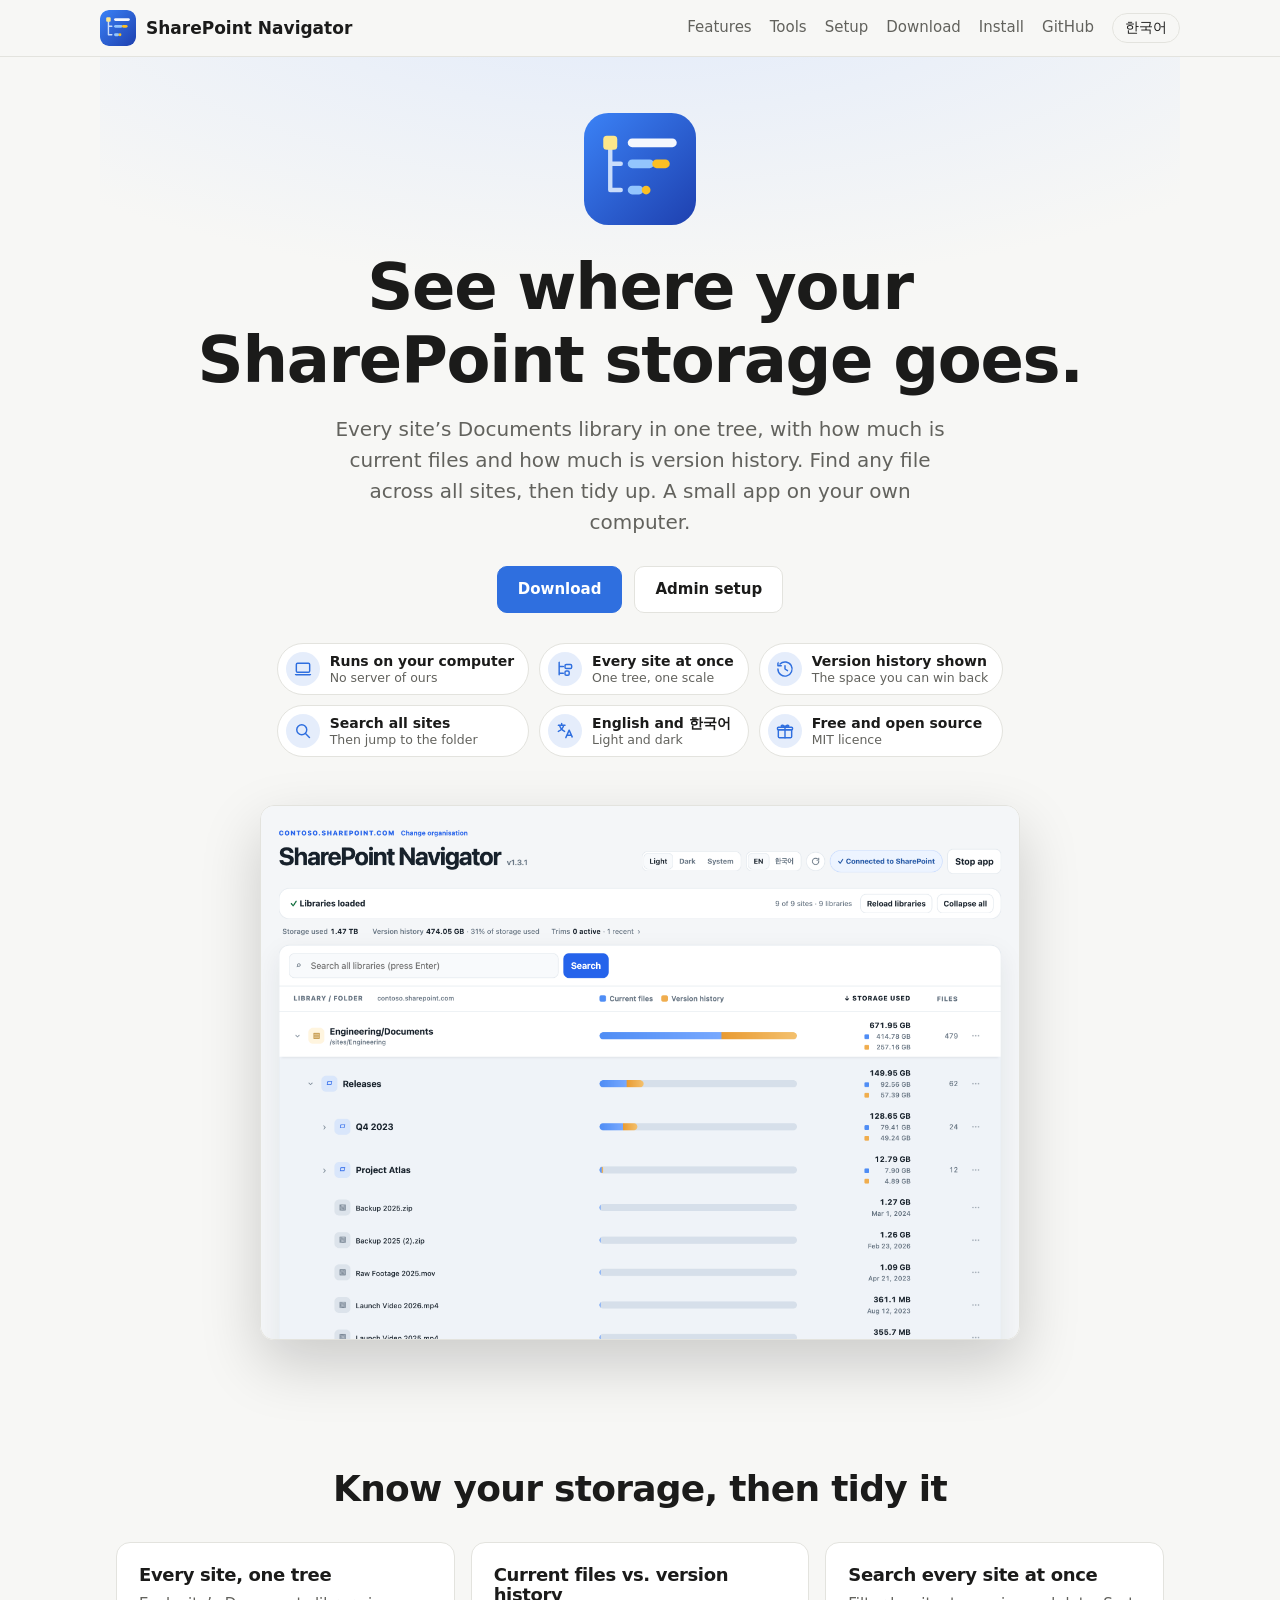
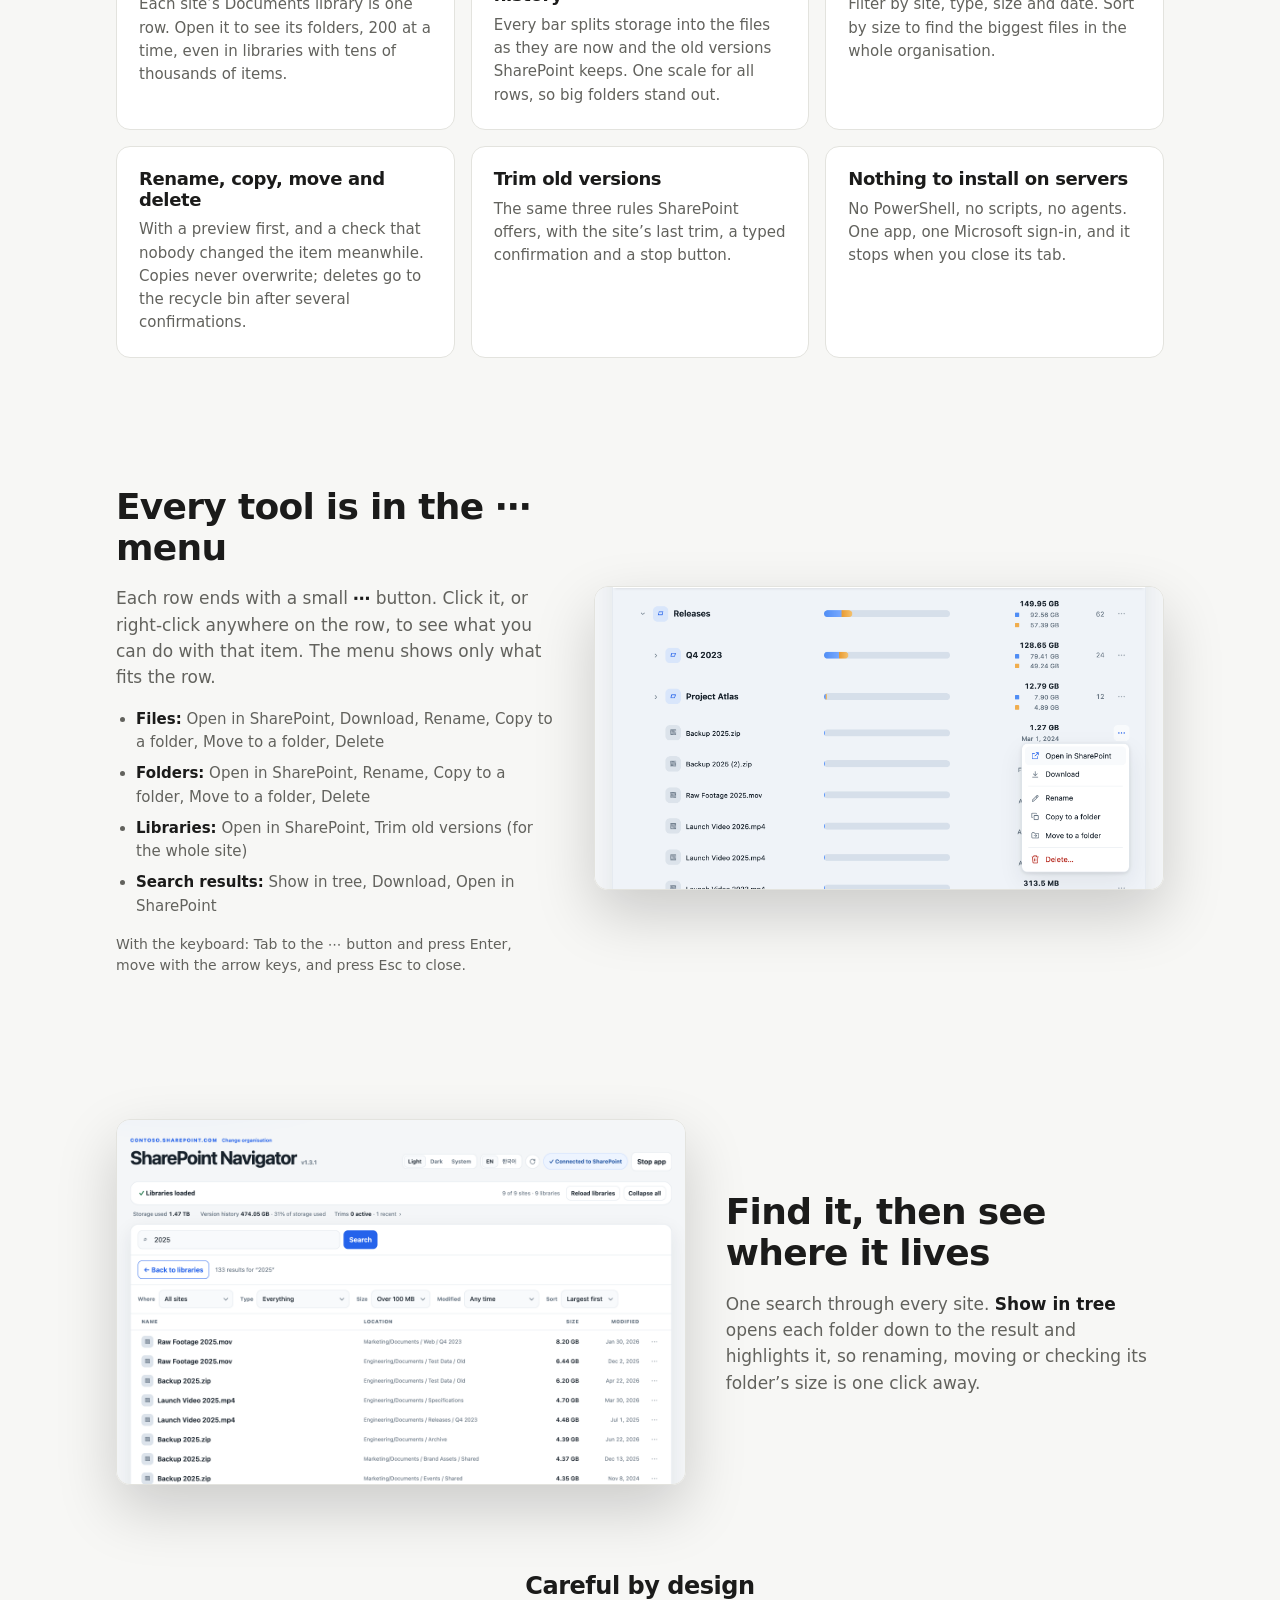
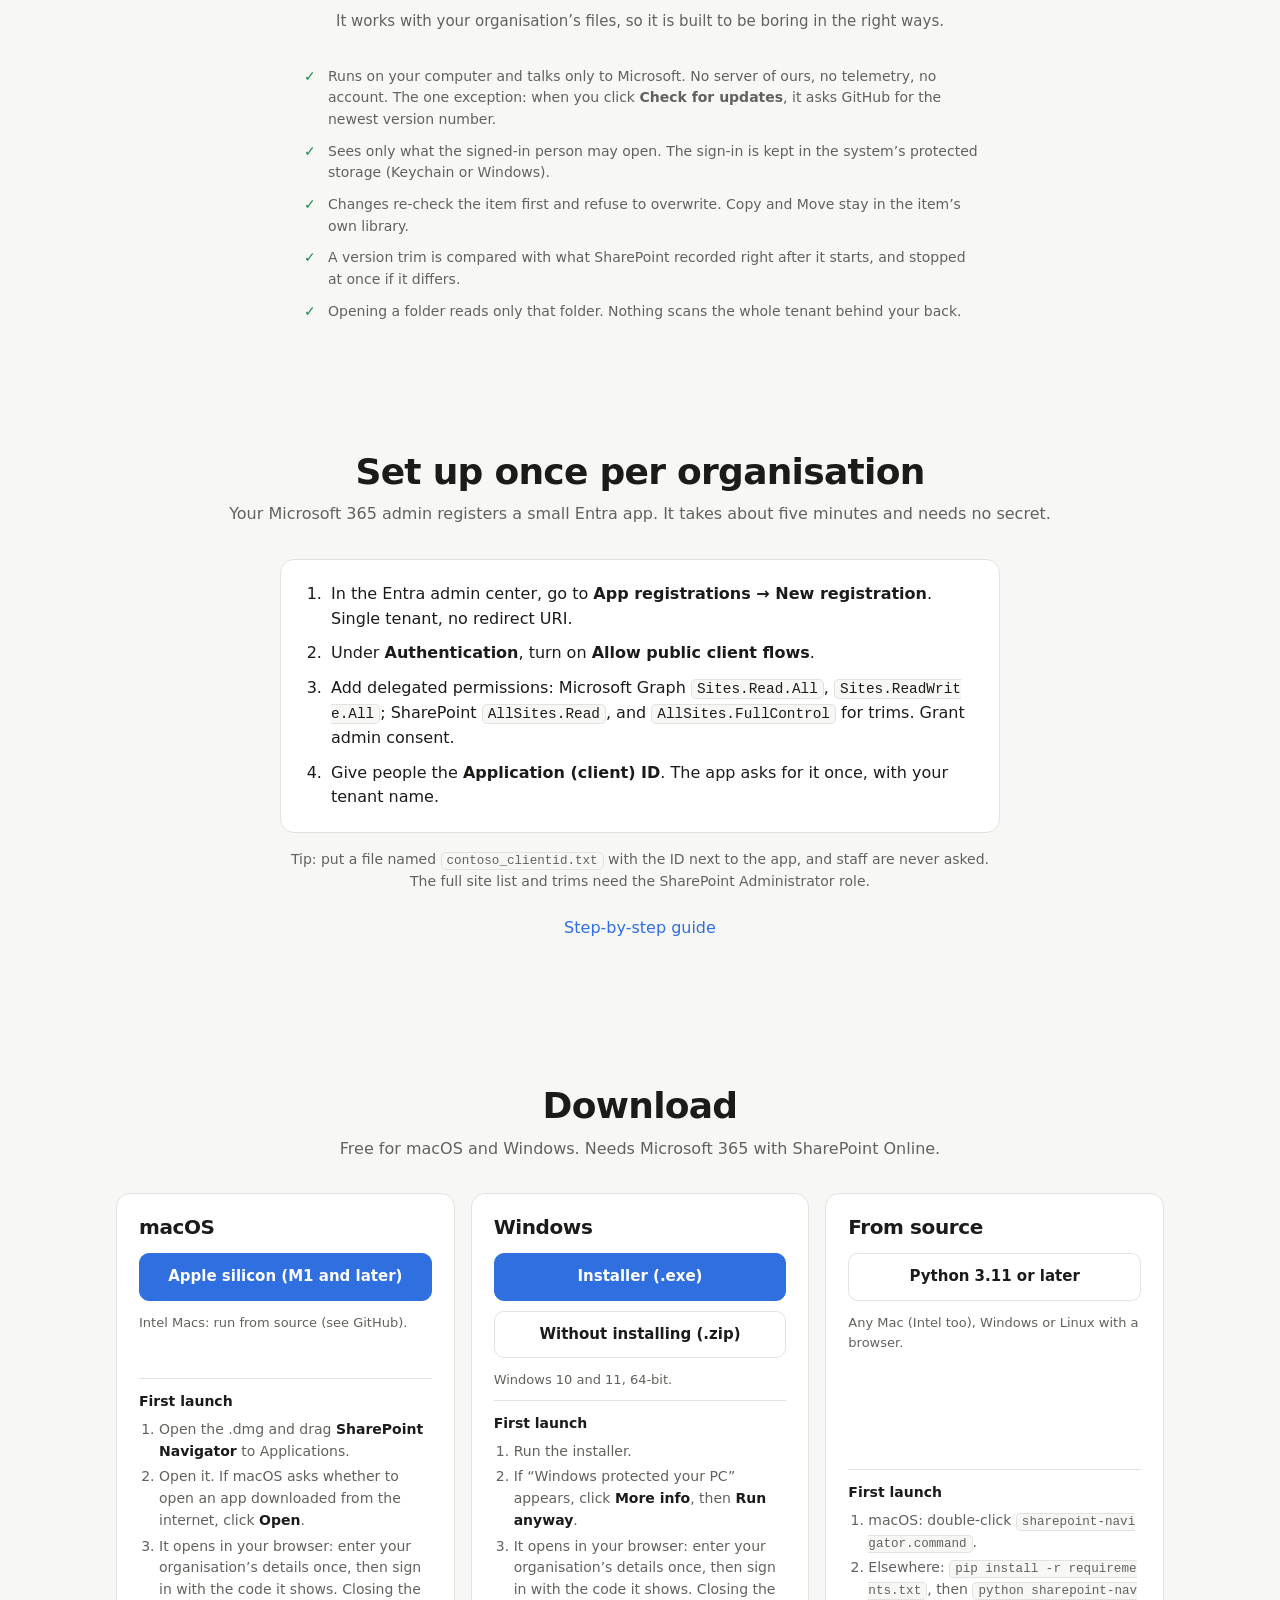
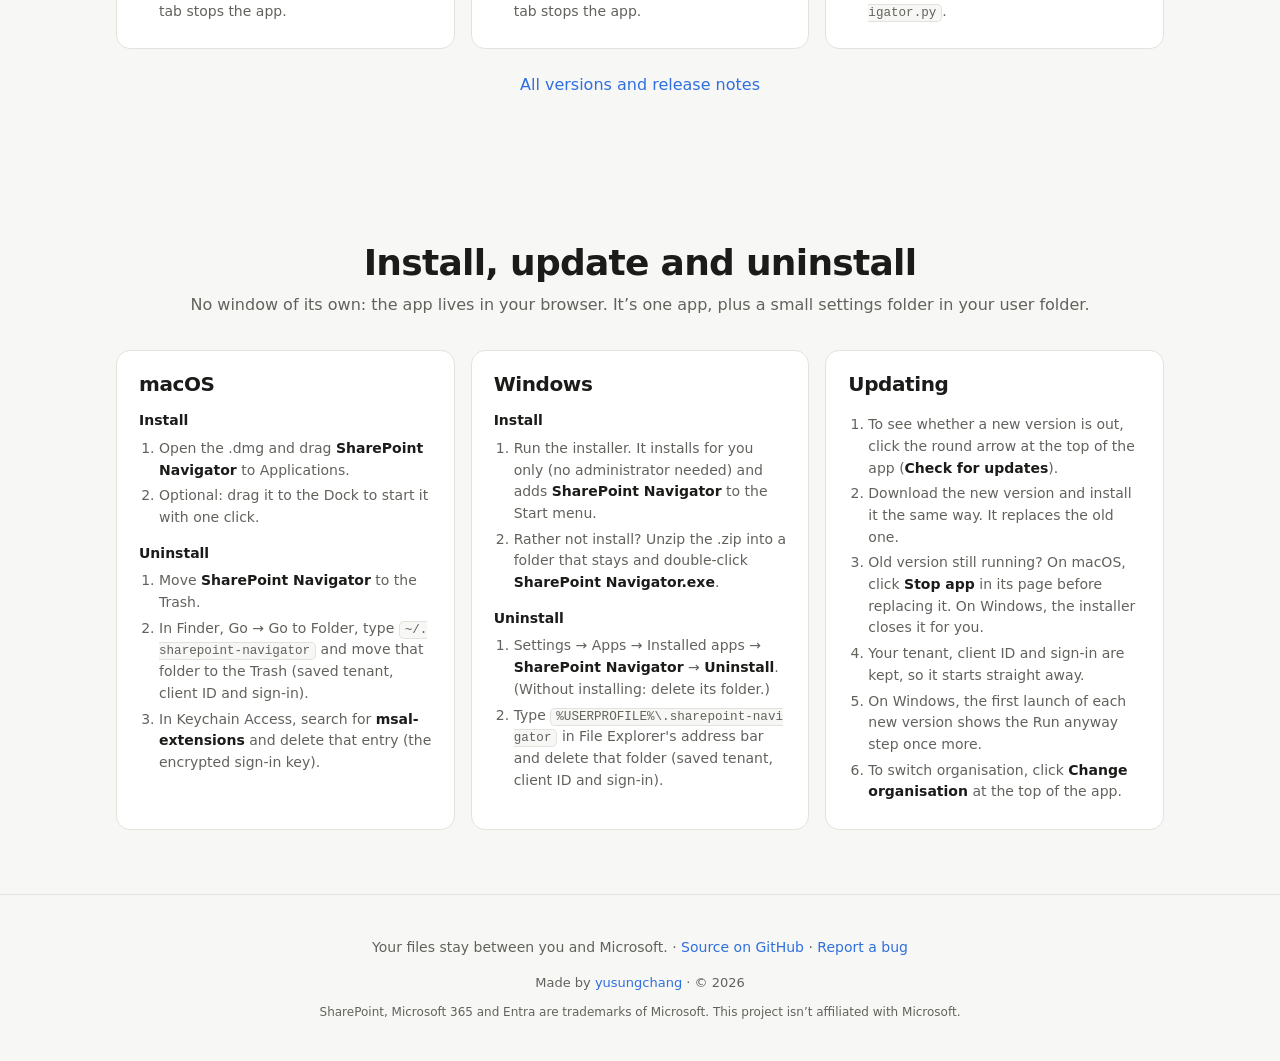
<file: site/index.html>
<!doctype html>
<html lang="en">
<head>
  <meta charset="utf-8">
  <meta name="viewport" content="width=device-width, initial-scale=1">
  <title>SharePoint Navigator — See where your SharePoint storage goes</title>
  <meta name="description" content="A free app for Microsoft 365 admins, for macOS and Windows. Browse every site's Documents library as one tree, see how much is version history, search all sites at once, and tidy up. Runs on your own computer.">
  <meta property="og:title" content="SharePoint Navigator">
  <meta property="og:description" content="See where your SharePoint storage goes.">
  <meta property="og:image" content="shots/tree.png">
  <link rel="icon" href="icon.svg" type="image/svg+xml">
  <link rel="apple-touch-icon" href="icon.png">
  <link rel="stylesheet" href="style.css">
</head>
<body>
  <!-- Text in two languages: each element carries its English text, and site.js swaps in Korean
       from its table when the visitor's language is Korean or they choose it. Light and dark
       follow the visitor's system, screenshots included (<picture> sources). -->
  <header class="top">
    <a class="brand" href="#">
      <img src="icon.svg" alt="" width="36" height="36">
      <span>SharePoint Navigator</span>
    </a>
    <nav>
      <a href="#features" data-t="nav.features">Features</a>
      <a href="#tools" data-t="nav.tools">Tools</a>
      <a href="#setup" data-t="nav.setup">Setup</a>
      <a href="#download" data-t="nav.download">Download</a>
      <a href="#install" data-t="nav.install">Install</a>
      <a href="https://github.com/yusungchang/sharepoint-navigator">GitHub</a>
      <button id="lang" class="lang" type="button" aria-label="Language">한국어</button>
    </nav>
  </header>

  <main>
    <section class="hero">
      <img class="hero-icon" src="icon.svg" alt="" width="112" height="112">
      <h1 data-t="hero.title">See where your<br>SharePoint storage goes.</h1>
      <p class="lead" data-t="hero.lead">Every site’s Documents library in one tree, with how much is current files and how much is version history. Find any file across all sites, then tidy up. A small app on your own computer.</p>
      <div class="cta">
        <a id="primary" class="button primary" href="#download"><span id="primary-label" data-t="hero.download">Download</span></a>
        <a class="button" href="#setup" data-t="hero.setup">Admin setup</a>
      </div>
      <p id="version" class="version" hidden></p>
      <div class="badges">
        <a class="badge" href="#privacy">
          <svg viewBox="0 0 24 24" aria-hidden="true"><rect x="4" y="5" width="16" height="11" rx="1.5"/><path d="M2.5 19h19"/></svg>
          <span><b data-t="b1.label">Runs on your computer</b><small data-t="b1.sub">No server of ours</small></span>
        </a>
        <a class="badge" href="#features">
          <svg viewBox="0 0 24 24" aria-hidden="true"><path d="M5 4v15M5 9h5M5 17h5"/><rect x="12" y="6.5" width="8" height="5" rx="1.5"/><rect x="12" y="14.5" width="5" height="5" rx="1.5"/></svg>
          <span><b data-t="b2.label">Every site at once</b><small data-t="b2.sub">One tree, one scale</small></span>
        </a>
        <a class="badge" href="#features">
          <svg viewBox="0 0 24 24" aria-hidden="true"><path d="M3.5 12a8.5 8.5 0 1 0 2.5-6"/><path d="M3.5 4v4h4"/><path d="M12 8v4l3 2"/></svg>
          <span><b data-t="b3.label">Version history shown</b><small data-t="b3.sub">The space you can win back</small></span>
        </a>
        <a class="badge" href="#search">
          <svg viewBox="0 0 24 24" aria-hidden="true"><circle cx="10.5" cy="10.5" r="6"/><path d="M15 15l5 5"/></svg>
          <span><b data-t="b4.label">Search all sites</b><small data-t="b4.sub">Then jump to the folder</small></span>
        </a>
        <div class="badge">
          <svg viewBox="0 0 24 24" aria-hidden="true"><path d="M4 5h8M8 3v2M5.5 5c.5 3 3 6 6 7.5M10.5 5c-.6 3-3 6-6.5 7.5"/><path d="M13 20l4-9 4 9M14.5 17h5"/></svg>
          <span><b data-t="b5.label">English and 한국어</b><small data-t="b5.sub">Light and dark</small></span>
        </div>
        <a class="badge" href="https://github.com/yusungchang/sharepoint-navigator">
          <svg viewBox="0 0 24 24" aria-hidden="true"><rect x="4" y="10.5" width="16" height="9.5" rx="1"/><rect x="3" y="7.5" width="18" height="3" rx="1"/><path d="M12 7.5V20"/><path d="M12 7.5C10.8 4.6 7.5 4.3 7.5 6.1C7.5 7.4 10 7.5 12 7.5C14 7.5 16.5 7.4 16.5 6.1C16.5 4.3 13.2 4.6 12 7.5z"/></svg>
          <span><b data-t="b6.label">Free and open source</b><small data-t="b6.sub">MIT licence</small></span>
        </a>
      </div>
      <figure class="shot hero-shot">
        <picture>
          <source id="shot-tree-dark" srcset="shots/tree-dark.png" media="(prefers-color-scheme: dark)">
          <img id="shot-tree" src="shots/tree.png" alt="SharePoint Navigator with one library opened: each folder's storage split into current files and version history" width="2560" height="1800">
        </picture>
      </figure>
    </section>

    <section id="features" class="features">
      <h2 data-t="features.title">Know your storage, then tidy it</h2>
      <div class="grid">
        <article>
          <h3 data-t="f1.title">Every site, one tree</h3>
          <p data-t="f1.text">Each site’s Documents library is one row. Open it to see its folders, 200 at a time, even in libraries with tens of thousands of items.</p>
        </article>
        <article>
          <h3 data-t="f2.title">Current files vs. version history</h3>
          <p data-t="f2.text">Every bar splits storage into the files as they are now and the old versions SharePoint keeps. One scale for all rows, so big folders stand out.</p>
        </article>
        <article>
          <h3 data-t="f3.title">Search every site at once</h3>
          <p data-t="f3.text">Filter by site, type, size and date. Sort by size to find the biggest files in the whole organisation.</p>
        </article>
        <article>
          <h3 data-t="f4.title">Rename, copy, move and delete</h3>
          <p data-t="f4.text">With a preview first, and a check that nobody changed the item meanwhile. Copies never overwrite; deletes go to the recycle bin after several confirmations.</p>
        </article>
        <article>
          <h3 data-t="f5.title">Trim old versions</h3>
          <p data-t="f5.text">The same three rules SharePoint offers, with the site’s last trim, a typed confirmation and a stop button.</p>
        </article>
        <article>
          <h3 data-t="f6.title">Nothing to install on servers</h3>
          <p data-t="f6.text">No PowerShell, no scripts, no agents. One app, one Microsoft sign-in, and it stops when you close its tab.</p>
        </article>
      </div>
    </section>

    <!-- Where the tools are: every action sits in a row's "⋯" menu, which is easy to miss. -->
    <section id="tools" class="showcase text-first">
      <div>
        <h2 data-t="tools.title">Every tool is in the ⋯ menu</h2>
        <p data-t="tools.text">Each row ends with a small <b>⋯</b> button. Click it, or right-click anywhere on the row, to see what you can do with that item. The menu shows only what fits the row.</p>
        <ul class="tool-list">
          <li data-t="tools.files"><b>Files:</b> Open in SharePoint, Download, Rename, Copy to a folder, Move to a folder, Delete</li>
          <li data-t="tools.folders"><b>Folders:</b> Open in SharePoint, Rename, Copy to a folder, Move to a folder, Delete</li>
          <li data-t="tools.libraries"><b>Libraries:</b> Open in SharePoint, Trim old versions (for the whole site)</li>
          <li data-t="tools.search"><b>Search results:</b> Show in tree, Download, Open in SharePoint</li>
        </ul>
        <p class="tool-keys" data-t="tools.keys">With the keyboard: Tab to the ⋯ button and press Enter, move with the arrow keys, and press Esc to close.</p>
      </div>
      <figure class="shot">
        <picture>
          <source id="shot-menu-dark" srcset="shots/menu-dark.png" media="(prefers-color-scheme: dark)">
          <img id="shot-menu" src="shots/menu.png" alt="A file row's ⋯ menu, open: Open in SharePoint, Download, Rename, Copy to a folder, Move to a folder and Delete" width="2000" height="1063" loading="lazy">
        </picture>
      </figure>
    </section>

    <section id="search" class="showcase">
      <figure class="shot">
        <picture>
          <source id="shot-search-dark" srcset="shots/search-dark.png" media="(prefers-color-scheme: dark)">
          <img id="shot-search" src="shots/search.png" alt="Search results across all sites, files over 100 MB sorted by size" width="2560" height="1640">
        </picture>
      </figure>
      <div>
        <h2 data-t="search.title">Find it, then see where it lives</h2>
        <p data-t="search.text">One search through every site. <b>Show in tree</b> opens each folder down to the result and highlights it, so renaming, moving or checking its folder’s size is one click away.</p>
      </div>
    </section>

    <section id="privacy" class="security">
      <h2 data-t="sec.title">Careful by design</h2>
      <p class="sub" data-t="sec.sub">It works with your organisation’s files, so it is built to be boring in the right ways.</p>
      <ul class="checks">
        <li data-t="sec.c1">Runs on your computer and talks only to Microsoft. No server of ours, no telemetry, no account. The one exception: when you click <b>Check for updates</b>, it asks GitHub for the newest version number.</li>
        <li data-t="sec.c2">Sees only what the signed-in person may open. The sign-in is kept in the system’s protected storage (Keychain or Windows).</li>
        <li data-t="sec.c3">Changes re-check the item first and refuse to overwrite. Copy and Move stay in the item’s own library.</li>
        <li data-t="sec.c4">A version trim is compared with what SharePoint recorded right after it starts, and stopped at once if it differs.</li>
        <li data-t="sec.c5">Opening a folder reads only that folder. Nothing scans the whole tenant behind your back.</li>
      </ul>
    </section>

    <section id="setup" class="setup">
      <h2 data-t="setup.title">Set up once per organisation</h2>
      <p class="sub" data-t="setup.sub">Your Microsoft 365 admin registers a small Entra app. It takes about five minutes and needs no secret.</p>
      <ol class="setup-steps">
        <li data-t="setup.s1">In the Entra admin center, go to <b>App registrations → New registration</b>. Single tenant, no redirect URI.</li>
        <li data-t="setup.s2">Under <b>Authentication</b>, turn on <b>Allow public client flows</b>.</li>
        <li data-t="setup.s3">Add delegated permissions: Microsoft Graph <code>Sites.Read.All</code>, <code>Sites.ReadWrite.All</code>; SharePoint <code>AllSites.Read</code>, and <code>AllSites.FullControl</code> for trims. Grant admin consent.</li>
        <li data-t="setup.s4">Give people the <b>Application (client) ID</b>. The app asks for it once, with your tenant name.</li>
      </ol>
      <p class="setup-note" data-t="setup.note">Tip: put a file named <code>contoso_clientid.txt</code> with the ID next to the app, and staff are never asked. The full site list and trims need the SharePoint Administrator role.</p>
      <p class="all"><a href="https://github.com/yusungchang/sharepoint-navigator#set-up-the-entra-app-once-per-organisation" data-t="setup.more">Step-by-step guide</a></p>
    </section>

    <section id="download" class="download">
      <h2 data-t="download.title">Download</h2>
      <p class="sub" data-t="download.sub">Free for macOS and Windows. Needs Microsoft 365 with SharePoint Online.</p>
      <div class="platforms">
        <article id="mac">
          <h3>macOS</h3>
          <a class="button primary dl" href="https://github.com/yusungchang/sharepoint-navigator/releases/latest/download/SharePoint-Navigator-macOS-AppleSilicon.dmg" data-t="dl.mac">Apple silicon (M1 and later)</a>
          <p class="note" data-t="dl.macNote">Intel Macs: run from source (see GitHub).</p>
          <div class="steps" data-os="mac">
            <h4 data-t="first.title">First launch</h4>
            <ol>
              <li data-t="first.mac1">Open the .dmg and drag <b>SharePoint Navigator</b> to Applications.</li>
              <li data-t="first.mac2">Open it. If macOS asks whether to open an app downloaded from the internet, click <b>Open</b>.</li>
              <li data-t="first.both">It opens in your browser: enter your organisation’s details once, then sign in with the code it shows. Closing the tab stops the app.</li>
            </ol>
          </div>
        </article>
        <article id="windows">
          <h3>Windows</h3>
          <a class="button primary dl" href="https://github.com/yusungchang/sharepoint-navigator/releases/latest/download/SharePoint-Navigator-Windows-Setup.exe" data-t="dl.win">Installer (.exe)</a>
          <a class="button dl" href="https://github.com/yusungchang/sharepoint-navigator/releases/latest/download/SharePoint-Navigator-Windows.zip" data-t="dl.winZip">Without installing (.zip)</a>
          <p class="note" data-t="dl.winNote">Windows 10 and 11, 64-bit.</p>
          <div class="steps" data-os="windows">
            <h4 data-t="first.title">First launch</h4>
            <ol>
              <li data-t="first.win1">Run the installer.</li>
              <li data-t="first.win2">If “Windows protected your PC” appears, click <b>More info</b>, then <b>Run anyway</b>.</li>
              <li data-t="first.both">It opens in your browser: enter your organisation’s details once, then sign in with the code it shows. Closing the tab stops the app.</li>
            </ol>
            <!-- Not shown on the card: the download dialog uses these steps for the .zip. -->
            <ol data-variant="zip" hidden>
              <li data-t="first.winZip">Right-click the zip → <b>Extract All</b>, into a folder that stays, then double-click <b>SharePoint Navigator.exe</b>.</li>
              <li data-t="first.win2">If “Windows protected your PC” appears, click <b>More info</b>, then <b>Run anyway</b>.</li>
              <li data-t="first.both">It opens in your browser: enter your organisation’s details once, then sign in with the code it shows. Closing the tab stops the app.</li>
            </ol>
          </div>
        </article>
        <article id="source">
          <h3 data-t="dl.sourceTitle">From source</h3>
          <a class="button" href="https://github.com/yusungchang/sharepoint-navigator#run-from-source" data-t="dl.source">Python 3.11 or later</a>
          <p class="note" data-t="dl.sourceNote">Any Mac (Intel too), Windows or Linux with a browser.</p>
          <div class="steps">
            <h4 data-t="first.title">First launch</h4>
            <ol>
              <li data-t="first.src1">macOS: double-click <code>sharepoint-navigator.command</code>.</li>
              <li data-t="first.src2">Elsewhere: <code>pip install -r requirements.txt</code>, then <code>python sharepoint-navigator.py</code>.</li>
            </ol>
          </div>
        </article>
      </div>
      <p class="all"><a href="https://github.com/yusungchang/sharepoint-navigator/releases" data-t="download.all">All versions and release notes</a></p>
    </section>

    <!-- Install, update, uninstall: there is no installer, so these are plain file steps. -->
    <section id="install" class="install">
      <h2 data-t="inst.title">Install, update and uninstall</h2>
      <p class="sub" data-t="inst.sub">No window of its own: the app lives in your browser. It’s one app, plus a small settings folder in your user folder.</p>
      <div class="platforms">
        <article>
          <h3>macOS</h3>
          <div class="steps">
            <h4 data-t="inst.install">Install</h4>
            <ol>
              <li data-t="inst.mac1">Open the .dmg and drag <b>SharePoint Navigator</b> to Applications.</li>
              <li data-t="inst.mac2">Optional: drag it to the Dock to start it with one click.</li>
            </ol>
            <h4 data-t="inst.uninstall">Uninstall</h4>
            <ol>
              <li data-t="inst.mac3">Move <b>SharePoint Navigator</b> to the Trash.</li>
              <li data-t="inst.mac4">In Finder, Go → Go to Folder, type <code>~/.sharepoint-navigator</code> and move that folder to the Trash (saved tenant, client ID and sign-in).</li>
              <li data-t="inst.mac5">In Keychain Access, search for <b>msal-extensions</b> and delete that entry (the encrypted sign-in key).</li>
            </ol>
          </div>
        </article>
        <article>
          <h3>Windows</h3>
          <div class="steps">
            <h4 data-t="inst.install">Install</h4>
            <ol>
              <li data-t="inst.win1">Run the installer. It installs for you only (no administrator needed) and adds <b>SharePoint Navigator</b> to the Start menu.</li>
              <li data-t="inst.win2">Rather not install? Unzip the .zip into a folder that stays and double-click <b>SharePoint Navigator.exe</b>.</li>
            </ol>
            <h4 data-t="inst.uninstall">Uninstall</h4>
            <ol>
              <li data-t="inst.win3">Settings → Apps → Installed apps → <b>SharePoint Navigator</b> → <b>Uninstall</b>. (Without installing: delete its folder.)</li>
              <li data-t="inst.win4">Type <code>%USERPROFILE%\.sharepoint-navigator</code> in File Explorer's address bar and delete that folder (saved tenant, client ID and sign-in).</li>
            </ol>
          </div>
        </article>
        <article>
          <h3 data-t="inst.updateTitle">Updating</h3>
          <div class="steps">
            <ol>
              <li data-t="inst.up0">To see whether a new version is out, click the round arrow at the top of the app (<b>Check for updates</b>).</li>
              <li data-t="inst.up1">Download the new version and install it the same way. It replaces the old one.</li>
              <li data-t="inst.up1b">Old version still running? On macOS, click <b>Stop app</b> in its page before replacing it. On Windows, the installer closes it for you.</li>
              <li data-t="inst.up2">Your tenant, client ID and sign-in are kept, so it starts straight away.</li>
              <li data-t="inst.up3">On Windows, the first launch of each new version shows the Run anyway step once more.</li>
              <li data-t="inst.up4">To switch organisation, click <b>Change organisation</b> at the top of the app.</li>
            </ol>
          </div>
        </article>
      </div>
    </section>
  </main>

  <footer>
    <p><span data-t="footer.text">Your files stay between you and Microsoft.</span> · <a href="https://github.com/yusungchang/sharepoint-navigator" data-t="footer.source">Source on GitHub</a> · <a href="https://github.com/yusungchang/sharepoint-navigator/issues/new" data-t="footer.bug">Report a bug</a></p>
    <p class="author"><span data-t="footer.author">Made by</span> <a href="https://www.linkedin.com/in/yusungchang/" rel="author">yusungchang</a> · © 2026</p>
    <p class="fine" data-t="footer.tm">SharePoint, Microsoft 365 and Entra are trademarks of Microsoft. This project isn’t affiliated with Microsoft.</p>
  </footer>

  <!-- Shown after a download link is clicked: the download starts, and this says what comes next. -->
  <dialog id="after" class="after">
    <h3 data-t="after.title">Your download has started</h3>
    <p class="sub-left" data-t="after.text">The first time you open it:</p>
    <div id="after-steps"></div>
    <form method="dialog"><button class="button primary" data-t="after.close">Got it</button></form>
  </dialog>

  <script src="site.js"></script>
</body>
</html>
</file>
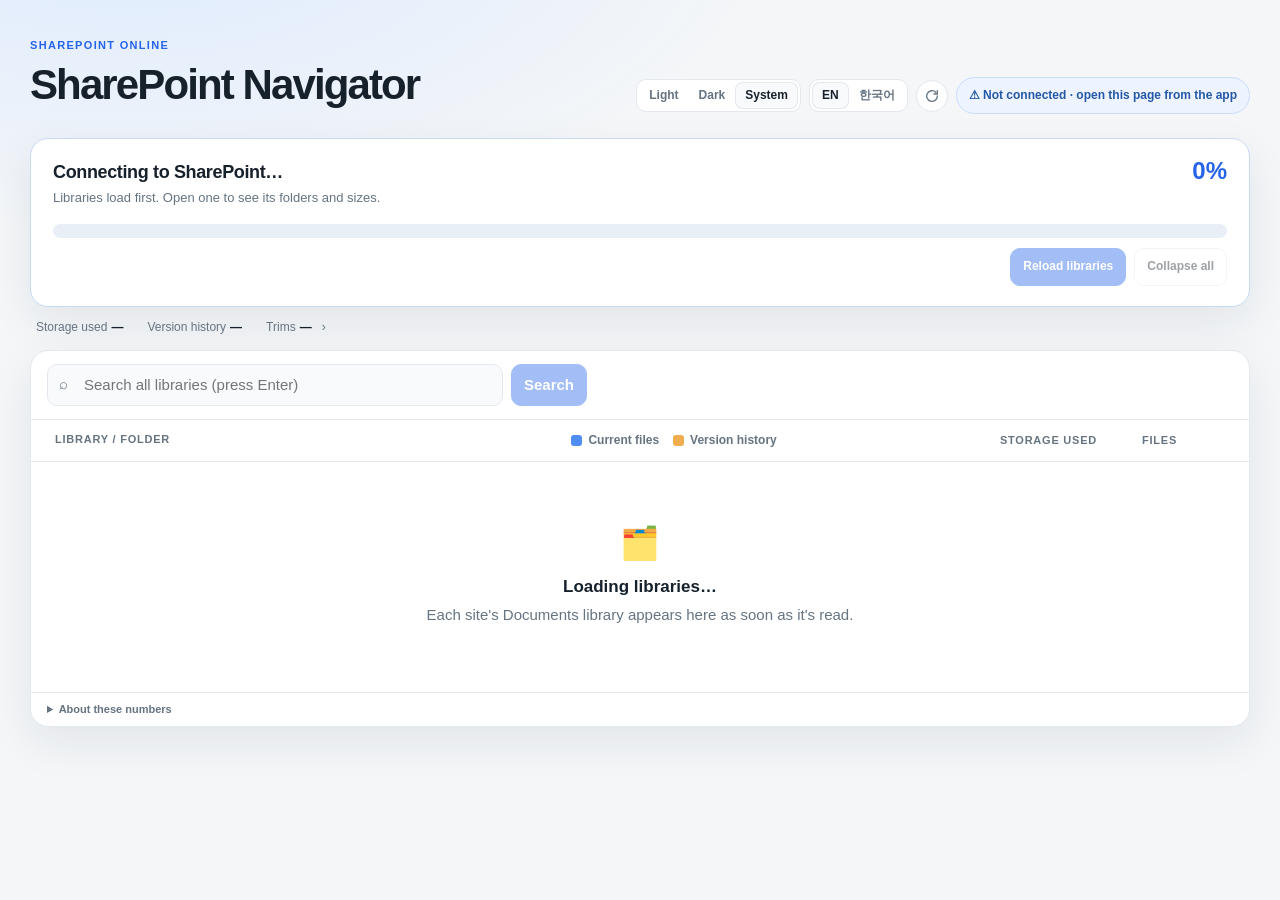
<file: sharepoint-navigator.html>
<!doctype html>
<html lang="en">
<head>
  <meta charset="utf-8">
  <meta name="viewport" content="width=device-width, initial-scale=1">
  <meta name="color-scheme" content="light dark">
  <title>SharePoint Navigator</title>
  <!-- Inline tab icon, so the browser does not request /favicon.ico. -->
  <link rel="icon" href="data:image/svg+xml,%3Csvg xmlns=%22http://www.w3.org/2000/svg%22 viewBox=%220 0 128 128%22%3E%3Cdefs%3E%3ClinearGradient id=%22bg%22 x1=%220%22 y1=%220%22 x2=%221%22 y2=%221%22%3E%3Cstop offset=%220%22 stop-color=%22%233b82f6%22/%3E%3Cstop offset=%221%22 stop-color=%22%231e40af%22/%3E%3C/linearGradient%3E%3C/defs%3E%3Crect width=%22128%22 height=%22128%22 rx=%2228%22 fill=%22url%28%23bg%29%22/%3E%3Cg fill=%22none%22 stroke=%22%23dbeafe%22 stroke-width=%225%22 stroke-linecap=%22round%22 stroke-linejoin=%22round%22 opacity=%22.9%22%3E%3Cpath d=%22M30 34v54M30 58h12M30 88h12%22/%3E%3C/g%3E%3Crect x=%2222%22 y=%2226%22 width=%2216%22 height=%2216%22 rx=%224%22 fill=%22%23fde68a%22/%3E%3Crect x=%2250%22 y=%2229%22 width=%2256%22 height=%2210%22 rx=%225%22 fill=%22%23ffffff%22 opacity=%22.95%22/%3E%3Crect x=%2250%22 y=%2253%22 width=%2230%22 height=%2210%22 rx=%225%22 fill=%22%2393c5fd%22/%3E%3Crect x=%2278%22 y=%2253%22 width=%2220%22 height=%2210%22 rx=%225%22 fill=%22%23fbbf24%22/%3E%3Crect x=%2250%22 y=%2283%22 width=%2218%22 height=%2210%22 rx=%225%22 fill=%22%2393c5fd%22/%3E%3Crect x=%2266%22 y=%2283%22 width=%2210%22 height=%2210%22 rx=%225%22 fill=%22%23fbbf24%22/%3E%3C/svg%3E">
  <script>
    // Apply a saved Light/Dark theme before first paint (no flash). "System"
    // leaves html[data-theme] unset; try guards against missing localStorage.
    try {
      const savedTheme = localStorage.getItem('spnav-theme');
      if (savedTheme === 'light' || savedTheme === 'dark') document.documentElement.dataset.theme = savedTheme;
    } catch {}
  </script>
  <style>
    /* ==== Design tokens (light theme) ==== */
    /* The dark theme mostly just redefines these tokens. */
    :root {
      color-scheme: light;
      --bg: #f4f6f8;
      --surface: #fff;
      --surface-2: #f8fafc;
      --text: #17212b;
      --muted: #667482;
      --border: #e2e8ee;
      --accent: #2563eb;
      --accent-2: #60a5fa;
      --track: #e9eff6;
      --shadow: 0 16px 44px rgba(22, 34, 51, .08);
      /* Opened-library tray: background, shadow under the library row, lit bottom edge, row hover,
         and the bar track inside it (--track is almost the tray colour in light theme, so it vanished). */
      --well-bg: #eff3f8; --well-shade: rgba(22, 34, 51, .10); --well-edge: #ffffff; --well-glow: rgba(255, 255, 255, .9); --well-hover: #e5ebf3; --well-track: #d6dfea;
      --radius: 18px;
      /* Permanent-action colours (Trim old versions): text, soft box, box edge, solid button. */
      --danger: #b42318; --danger-bg: #fef3f2; --danger-border: #f6c9c4; --danger-solid: #d92d20;
      /* Trim-queue badge on library rows: text, fill, edge. */
      --queue-text: #1d4ed8; --queue-bg: #eaf1ff; --queue-border: #c7d8fb;
      /* Badge for a trim that finished recently. */
      --done-text: #197244; --done-bg: #ecfdf3; --done-border: #b7e4c7;
    }
    /* ==== Base, page shell and header ==== */
    * { box-sizing: border-box; }
    body {
      margin: 0;
      min-height: 100vh;
      background: radial-gradient(1000px 500px at 10% -10%, #dceafe 0%, transparent 65%), var(--bg);
      color: var(--text);
      font: 15px/1.45 -apple-system, BlinkMacSystemFont, "Segoe UI", "Apple SD Gothic Neo", "Malgun Gothic", sans-serif;
    }
    button, input { font: inherit; }
    .shell { max-width: 1840px; padding: 38px 30px 54px; margin: 0 auto; }
    .hero { display: flex; justify-content: space-between; gap: 24px; align-items: flex-end; margin-bottom: 24px; }
    .eyebrow { color: var(--accent); text-transform: uppercase; letter-spacing: .12em; font-size: 11px; font-weight: 800; }
    h1 { margin: 8px 0 7px; font-size: clamp(28px, 4vw, 42px); letter-spacing: -.045em; line-height: 1.08; }
    /* Version tag after the title: small and quiet, aligned to the title's baseline. */
    .app-version { margin-left: 10px; color: var(--muted); font-size: 13px; font-weight: 600; letter-spacing: 0; vertical-align: baseline; }
    .badge { border: 1px solid #c9dcff; background: #edf4ff; color: #2458a6; padding: 9px 12px; border-radius: 999px; font-size: 12px; font-weight: 700; white-space: nowrap; }
    /* Shared card surface (loading panel and tree panel). */
    .panel { background: var(--surface); border: 1px solid var(--border); border-radius: var(--radius); box-shadow: var(--shadow); }
    /* ==== Loading panel (#scanPanel) ==== */
    .scan-panel { padding: 20px 22px; margin-bottom: 12px; border-color: #c8d9f4; }
    .scan-top { display: flex; justify-content: space-between; align-items: flex-start; gap: 16px; }
    .scan-title { font-size: 18px; font-weight: 800; letter-spacing: -.02em; }
    .scan-message { color: var(--muted); margin-top: 4px; font-size: 13px; overflow-wrap: anywhere; }
    .scan-percent { color: var(--accent); font-size: 24px; line-height: 1; font-weight: 850; font-variant-numeric: tabular-nums; }
    .scan-track { height: 14px; margin: 16px 0 10px; background: var(--track); border-radius: 999px; overflow: hidden; }
    .scan-fill { position: relative; overflow: hidden; width: 0; height: 100%; border-radius: inherit; background: linear-gradient(90deg, #2563eb, #60a5fa); transition: width .35s ease; }
    .scan-fill.scanning::after { content: ""; position: absolute; inset: 0; background: linear-gradient(90deg, transparent, rgba(255,255,255,.5), transparent); animation: scan-shimmer 1.2s linear infinite; }
    @keyframes scan-shimmer { from { transform: translateX(-100%); } to { transform: translateX(100%); } }
    .scan-meta { display: flex; justify-content: space-between; align-items: center; gap: 12px; color: var(--muted); font-size: 12px; font-variant-numeric: tabular-nums; }
    .scan-errors { margin-top: 6px; color: #b45309; font-size: 12px; overflow-wrap: anywhere; }
    /* .done (added when the scan completes) collapses the panel to one slim line. */
    .scan-panel.done { display: flex; flex-wrap: wrap; align-items: center; gap: 6px 16px; padding: 9px 12px 9px 18px; box-shadow: none; border-color: var(--border); }
    .scan-panel.done .scan-top { flex: 1 1 320px; align-items: center; }
    .scan-panel.done .scan-top > div:first-child { display: flex; flex-wrap: wrap; align-items: baseline; gap: 4px 14px; }
    .scan-panel.done .scan-title { font-size: 14px; font-weight: 700; letter-spacing: 0; }
    .scan-panel.done .scan-title::before { content: '✓ '; color: #197244; }
    .scan-panel.done .scan-message, .scan-panel.done .scan-percent, .scan-panel.done .scan-track { display: none; }
    .scan-panel.done .scan-errors { margin-top: 0; }
    .scan-panel.done .scan-meta { flex: 0 1 auto; gap: 14px; }
    .scan-panel.done .button { padding: 6px 10px; font-size: 13px; }
    .scan-panel.done .button.primary { background: var(--surface); color: var(--text); border-color: var(--border); }
    .scan-meta strong { color: var(--text); }
    /* ==== Buttons and button groups ==== */
    .actions { display: flex; flex-wrap: wrap; gap: 8px; justify-content: flex-end; }
    .service-actions { display: flex; flex-wrap: wrap; justify-content: flex-end; align-items: center; gap: 8px; }
    .button { border: 1px solid var(--border); color: var(--text); background: var(--surface); border-radius: 10px; padding: 9px 12px; cursor: pointer; font-weight: 650; transition: .15s ease; }
    .button:hover { border-color: #a7bad0; transform: translateY(-1px); }
    .button.primary { background: var(--accent); color: white; border-color: var(--accent); }
    .button.primary:hover { background: #1d4ed8; }
    .button:disabled { opacity: .42; cursor: not-allowed; transform: none; }
    /* Utility: hide; !important beats any other display value. */
    .hidden { display: none !important; }
    /* ==== Summary strip (#stats): one line of small text ==== */
    .stats { display: flex; flex-wrap: wrap; align-items: baseline; gap: 4px 20px; margin: 0 6px 14px; color: var(--muted); font-size: 12px; }
    .stat > div { display: inline; }
    .stat-value, .stat-note { margin-left: 4px; }
    .stat-label { color: var(--muted); font-weight: 500; }
    .stat-value { color: var(--text); font-weight: 650; font-variant-numeric: tabular-nums; }
    .stat-note { color: var(--muted); }
    .stat-note:not(:empty)::before { content: '· '; }
    /* Trims toggle: looks like the other summary items, with a chevron. */
    .stat-toggle { display: inline-flex; align-items: baseline; padding: 2px 6px; margin: -2px -6px; border: 0; border-radius: 6px; background: transparent; color: inherit; font: inherit; cursor: pointer; }
    .stat-toggle:hover, .stat-toggle:focus-visible { background: var(--surface-2); outline: none; }
    .stat-toggle::after { content: '›'; margin-left: 6px; color: var(--muted); transition: transform .15s ease; }
    .stat-toggle[aria-expanded="true"]::after { transform: rotate(90deg); }
    /* ==== Trims pane ==== */
    .trims-panel { margin: -4px 0 14px; padding: 12px 16px; }
    .trims-head { display: flex; justify-content: space-between; align-items: center; gap: 12px; margin-bottom: 6px; }
    .trims-head .button { padding: 6px 10px; font-size: 13px; }
    .trims-hint { margin-left: 10px; color: var(--muted); font-size: 12px; }
    .trims-list { display: grid; font-size: 13px; }
    .trims-row { display: grid; grid-template-columns: minmax(140px, 220px) auto 1fr; align-items: center; gap: 12px; padding: 6px 0; border-top: 1px solid var(--border); }
    .trims-site { justify-self: start; padding: 0; border: 0; background: none; color: var(--text); font: inherit; font-weight: 650; text-align: left; cursor: pointer; }
    .trims-site:hover, .trims-site:focus-visible { color: var(--accent); outline: none; text-decoration: underline; }
    .trims-detail { color: var(--muted); font-variant-numeric: tabular-nums; }
    .trims-empty { padding: 6px 0; color: var(--muted); }
    /* ==== Toolbar: search; sort menu and legend only on narrow screens (no column header there) ==== */
    .toolbar { padding: 13px 16px; display: flex; justify-content: space-between; align-items: center; gap: 12px; border-bottom: 1px solid var(--border); }
    /* Search box plus its Search button. */
    .search-group { display: flex; align-items: center; gap: 8px; flex: 1; max-width: 540px; }
    .search-wrap { position: relative; flex: 1; min-width: 0; }
    .search-wrap span { position: absolute; left: 12px; top: 9px; color: var(--muted); }
    .search { width: 100%; border: 1px solid var(--border); background: var(--surface-2); border-radius: 10px; outline: none; padding: 9px 12px 9px 36px; color: var(--text); }
    .search:focus { border-color: #83aef7; box-shadow: 0 0 0 3px rgba(37, 99, 235, .12); }
    .sort-control { display: flex; align-items: center; gap: 8px; color: var(--muted); font-size: 12px; font-weight: 650; white-space: nowrap; }
    /* Custom select so it matches the search box in both themes. */
    .sort-wrap { position: relative; display: inline-flex; }
    .sort-wrap::after { content: ''; position: absolute; right: 13px; top: 50%; width: 6px; height: 6px; border-right: 1.5px solid var(--muted); border-bottom: 1.5px solid var(--muted); transform: translateY(-70%) rotate(45deg); pointer-events: none; }
    .sort-select { appearance: none; -webkit-appearance: none; border: 1px solid var(--border); background: var(--surface-2); color: var(--text); border-radius: 10px; padding: 9px 34px 9px 12px; font: inherit; font-size: 14px; font-weight: 500; line-height: 1.45; cursor: pointer; }
    .sort-select:focus { outline: none; border-color: #83aef7; box-shadow: 0 0 0 3px rgba(37, 99, 235, .12); }
    .sort-select:disabled { cursor: default; opacity: .6; }
    /* Wide screens sort by column header and show the legend in the bar column's header. */
    .toolbar .narrow-only { display: none; }
    /* Segmented switches (Theme, Language); the script sets aria-pressed. */
    .segmented { display: inline-flex; padding: 2px; border: 1px solid var(--border); border-radius: 10px; background: var(--surface); }
    .segmented button { border: 0; background: transparent; color: var(--muted); padding: 5px 10px; border-radius: 8px; font: inherit; font-size: 12px; font-weight: 600; cursor: pointer; white-space: nowrap; }
    .segmented button:hover { color: var(--text); }
    .segmented button[aria-pressed="true"] { background: var(--surface-2); color: var(--text); box-shadow: inset 0 0 0 1px var(--border); }
    /* Check for updates: a round button beside the switches, with a small panel under it. */
    .update-wrap { position: relative; display: inline-flex; }
    .update-button { display: inline-grid; place-items: center; width: 32px; height: 32px; padding: 0; border: 1px solid var(--border); border-radius: 50%; color: var(--muted); background: var(--surface); cursor: pointer; }
    .update-button:hover, .update-button[aria-expanded="true"] { color: var(--accent); }
    .update-button svg { width: 16px; height: 16px; fill: none; stroke: currentColor; stroke-width: 2; stroke-linecap: round; stroke-linejoin: round; }
    .update-menu { position: absolute; top: calc(100% + 6px); right: 0; z-index: 40; width: max-content; max-width: min(300px, calc(100vw - 32px)); padding: 12px 14px; border: 1px solid var(--border); border-radius: 10px; color: var(--text); background: var(--surface); box-shadow: var(--shadow), 0 2px 8px rgba(0,0,0,.12); font-size: 13px; line-height: 1.45; }
    .update-menu[hidden] { display: none; }
    .update-menu p { margin: 0 0 6px; }
    .update-menu .update-version { color: var(--muted); }
    .update-menu .update-about { margin: 10px 0 0; padding-top: 8px; border-top: 1px solid var(--border); font-size: 12px; }
    .update-menu .update-new { color: var(--done-text); font-weight: 700; }
    .update-menu a { display: inline-block; margin-top: 4px; font-weight: 650; }
    .update-menu a.button { color: white; text-decoration: none; }
    /* The website address: the page's accent (light and dark set --accent), quieter than the buttons. */
    .update-menu a.update-site { margin-top: 0; color: var(--accent); font-weight: 600; text-decoration: none; }
    .update-menu a.update-site:hover, .update-menu a.update-site:focus-visible { text-decoration: underline; }
    /* Bar legend. Swatch colors match .bar-segment.current / .history. */
    .legend { color: var(--muted); font-size: 12px; display: flex; align-items: center; flex-wrap: wrap; justify-content: flex-end; gap: 8px 15px; }
    .legend-item { display: inline-flex; align-items: center; gap: 6px; white-space: nowrap; }
    .legend-swatch { display: inline-block; width: 11px; height: 11px; border-radius: 3px; }
    .legend-swatch.current { background: #4f8df5; }
    .legend-swatch.history { background: #f0ad4e; }
    /* ==== Tree grid and rows ==== */
    /* Header and rows share --columns; only the name cell is indented per depth. */
    /* The last column holds only the row's "⋯" menu button. */
    .tree-head, .row { --columns: minmax(260px, 1.5fr) minmax(180px, 1fr) 176px 64px 32px; }
    /* Tenant address beside "Library / folder": the rows' /sites/... paths continue from it. Kept as typed (no caps). */
    .head-tenant { margin-left: 10px; text-transform: none; letter-spacing: 0; font-weight: 500; }
    .head-tenant:empty { display: none; }
    .tree-head { display: grid; grid-template-columns: var(--columns); gap: 16px; align-items: center; padding: 10px 24px; color: var(--muted); font-size: 11px; font-weight: 800; letter-spacing: .07em; text-transform: uppercase; border-bottom: 1px solid var(--border); }
    /* Sortable column headers: look like header text; the active one is brighter and shows ↓/↑. */
    .head-sort { display: inline-flex; align-items: center; gap: 4px; border: 0; padding: 2px 0; background: transparent; color: inherit; font: inherit; letter-spacing: inherit; text-transform: inherit; cursor: pointer; }
    .head-sort:hover, .head-sort:focus-visible { color: var(--text); outline: none; }
    .head-sort.active { color: var(--text); }
    .head-sort:disabled { cursor: default; color: inherit; }
    .sort-arrow { width: 10px; text-align: center; letter-spacing: 0; }
    .num .head-sort { justify-content: flex-end; }
    /* Legend in the bar column's header: normal case and weight, so it reads as a key, not a title. */
    .head-legend { display: flex; flex-wrap: wrap; gap: 4px 14px; text-transform: none; letter-spacing: 0; font-size: 12px; font-weight: 600; }
    #tree { --tree-pad: 12px; padding: 4px var(--tree-pad) 12px; }
    /* Rows are <details>/<summary>; .caret replaces the native marker. */
    .node { margin: 2px 0; }
    .node summary { list-style: none; }
    .node summary::-webkit-details-marker { display: none; }
    .num { text-align: right; }
    .row { display: grid; grid-template-columns: var(--columns); gap: 16px; align-items: center; min-height: 46px; padding: 8px 12px; border-radius: 10px; }
    .node summary.row { cursor: pointer; }
    .row:hover { background: var(--surface-2); }
    /* An opened library's contents sit in a recessed tray across the full panel width, as if the
       list split open, with a lit 1px edge at the bottom. Negative margins reach the panel edges;
       matching padding keeps the rows (and their columns) exactly where they were. */
    #tree > details.node[open] > .children {
      margin: 0 calc(-1 * var(--tree-pad)) 8px;
      padding: 8px var(--tree-pad);
      background: var(--well-bg);
      /* The 1px lit edge is listed first so it paints over its soft 4px glow. */
      box-shadow: inset 0 -1px 0 var(--well-edge), inset 0 -5px 4px -4px var(--well-glow);
    }
    #tree > details.node[open] .row:hover { background: var(--well-hover); }
    /* Bar track inside the tray: darker than the tray in light theme so empty space reads as track. */
    #tree > details.node[open] > .children .bar-track { background: var(--well-track); }
    /* Library rows are full-width bands, open or closed, so the pointer highlight has the same
       shape as an opened library. The extra padding keeps their columns in line. */
    #tree > details.node > summary.row {
      margin: 0 calc(-1 * var(--tree-pad));
      padding-left: calc(12px + var(--tree-pad)); padding-right: calc(12px + var(--tree-pad));
      border-radius: 0;
    }
    /* The opened library's row stays pinned at the top while its contents scroll under it, and
       casts the tray's soft top shadow, so the shadow follows it while pinned. */
    #tree > details.node[open] > summary.row {
      position: sticky; top: 0; z-index: 2;
      background: var(--surface);
      box-shadow: 0 5px 4px -4px var(--well-shade);
    }
    #tree > details.node[open] > summary.row:hover { background: var(--surface-2); }
    /* clip, not hidden: hidden would make the panel a scroll container and stop the row pinning. */
    .tree-panel { overflow: clip; }
    .name-cell { min-width: 0; display: flex; align-items: center; gap: 9px; }
    .caret { display: inline-grid; place-items: center; width: 16px; color: #83909d; transition: transform .15s ease; flex: 0 0 16px; }
    details[open] > summary .caret { transform: rotate(90deg); }
    /* Kind icons: folder (default), library and file. */
    /* Folder and file tiles sit in the opened-library tray (#eff3f8), so their light backgrounds are a step
       darker than the tray; library tiles sit on the white list. */
    .icon { width: 27px; height: 27px; display: inline-grid; place-items: center; border-radius: 8px; background: #d9e6fb; color: var(--accent); flex: 0 0 27px; font-size: 14px; }
    .icon.library { background: #fff5df; color: #a86b00; }
    .icon.file { background: #dce3eb; color: #526273; }
    .name { overflow: hidden; text-overflow: ellipsis; white-space: nowrap; font-weight: 670; }
    .node[data-kind="file"] .name { font-size: 12px; font-weight: 450; }
    .subname { display: block; color: var(--muted); font-size: 11px; font-weight: 450; overflow: hidden; text-overflow: ellipsis; white-space: nowrap; }
    .meta { color: var(--muted); font-size: 12px; }
    /* ==== Size column ==== */
    /* Main figure is Storage used; .size-main.muted is a provisional Graph size. */
    .size { font-variant-numeric: tabular-nums; font-size: 13px; font-weight: 700; text-align: right; white-space: nowrap; }
    .size-main { display: block; }
    .size-main.muted { color: var(--muted); font-weight: 600; }
    /* Swatch + fixed value column, so swatches and numbers line up from row to row. */
    .size-line { display: grid; grid-template-columns: auto 64px; justify-content: end; align-items: center; column-gap: 6px; margin-top: 2px; color: var(--muted); font-size: 11px; font-weight: 500; }
    .size-line-label { display: inline-flex; align-items: center; gap: 5px; }
    .size-line .legend-swatch { width: 8px; height: 8px; border-radius: 2px; }
    /* A file's last-modified date, under its size. */
    .size-date { display: block; margin-top: 2px; color: var(--muted); font-size: 11px; font-weight: 500; }
    .size-note { display: block; margin-top: 2px; color: var(--muted); font-size: 11px; font-weight: 500; }
    /* "Size failed - Retry" link, shown when a size lookup failed. */
    .metric-retry { margin-top: 4px; border: 0; padding: 2px 0; color: var(--accent); background: transparent; font-size: 10px; cursor: pointer; }
    .metric-retry:hover { text-decoration: underline; }
    /* File-count column. */
    .count { font-variant-numeric: tabular-nums; color: var(--muted); font-size: 12px; text-align: right; }
    /* ==== Bars ==== */
    /* One global scale (largest library = 100%); .partial = only current size known. */
    .bar-cell { display: flex; align-items: center; min-width: 0; }
    .bar-track { height: 12px; background: var(--track); border-radius: 99px; overflow: hidden; flex: 1; }
    .bar-fill { display: flex; height: 100%; min-width: 0; border-radius: inherit; overflow: hidden; }
    .bar-fill.partial { opacity: .5; }
    .bar-segment.full { width: 100%; }
    .bar-segment { display: block; height: 100%; min-width: 0; }
    .bar-segment.current { background: linear-gradient(90deg, #4f8df5, #78a9ff); }
    .bar-segment.history { background: linear-gradient(90deg, #e99b32, #f4c16e); }
    /* ==== Row actions: Open, Rename, Copy, Move ==== */
    .row-actions { display: flex; align-items: center; gap: 2px; white-space: nowrap; }
    /* Icon buttons (Open, Rename, Copy, Move) with a quick tooltip from data-tip. Tooltips open
       above, anchored right so they never pass the panel edge; on library rows, which pin to
       the top, they open below. */
    .open-link, .item-action { display: inline-grid; place-items: center; width: 28px; height: 28px; padding: 0; border: 0; border-radius: 7px; background: transparent; cursor: pointer; }
    .open-link { color: var(--accent); }
    .item-action { color: var(--muted); }
    .open-link:hover, .item-action:hover, .open-link:focus-visible, .item-action:focus-visible { color: var(--accent); background: var(--surface-2); outline: none; }
    .item-action:disabled { opacity: .45; cursor: wait; }
    .action-icon { width: 16px; height: 16px; fill: none; stroke: currentColor; stroke-width: 1.8; stroke-linecap: round; stroke-linejoin: round; }
    /* "⋯" button: faint until the row is hovered, so a long list stays calm; always shown while its menu is open. */
    .row-menu-button { opacity: .55; }
    .row:hover .row-menu-button, .row-menu-button:focus-visible, .row-menu-button[aria-expanded="true"] { opacity: 1; }
    .row-menu-button[aria-expanded="true"] { color: var(--accent); background: var(--surface-2); }
    /* The row menu: one shared popup, placed with fixed coordinates next to the button or the pointer. */
    .row-menu { position: fixed; z-index: 50; min-width: 190px; padding: 5px; border: 1px solid var(--border); border-radius: 10px; background: var(--surface); box-shadow: var(--shadow), 0 2px 8px rgba(0,0,0,.12); }
    .row-menu[hidden] { display: none; }
    .row-menu-item { display: flex; align-items: center; gap: 10px; width: 100%; padding: 7px 10px; border: 0; border-radius: 7px; background: transparent; color: var(--text); font: inherit; font-size: 13px; text-align: left; text-decoration: none; white-space: nowrap; cursor: pointer; }
    .row-menu-item .action-icon { color: var(--muted); flex: 0 0 16px; }
    .row-menu-item:hover, .row-menu-item:focus-visible { background: var(--surface-2); outline: none; }
    .row-menu-item:hover .action-icon, .row-menu-item:focus-visible .action-icon { color: var(--accent); }
    .row-menu-item:disabled { color: var(--muted); opacity: .55; cursor: not-allowed; background: transparent; }
    .row-menu-sep { height: 1px; margin: 4px 6px; background: var(--border); }
    [data-tip] { position: relative; }
    [data-tip]::after {
      content: attr(data-tip); position: absolute; right: 0; bottom: calc(100% + 6px); z-index: 5;
      padding: 4px 8px; border-radius: 6px; background: var(--text); color: var(--surface);
      font-size: 11px; font-weight: 600; line-height: 1.3; white-space: nowrap; pointer-events: none;
      opacity: 0; transform: translateY(2px); transition: opacity .12s ease, transform .12s ease;
    }
    [data-tip]:hover::after, [data-tip]:focus-visible::after { opacity: 1; transform: none; transition-delay: .25s; }
    #tree > details > summary [data-tip]::after { bottom: auto; top: calc(100% + 6px); transform: translateY(-2px); }
    /* ==== Copy / Move dialog (destination folder picker) ==== */
    dialog { width: min(560px, calc(100vw - 28px)); max-height: min(680px, calc(100vh - 36px)); padding: 0; border: 1px solid var(--border); border-radius: 16px; color: var(--text); background: var(--surface); box-shadow: var(--shadow); }
    dialog::backdrop { background: rgba(5, 12, 19, .62); }
    .picker { display: flex; flex-direction: column; max-height: min(680px, calc(100vh - 36px)); }
    .picker-header, .picker-footer { padding: 16px 18px; border-bottom: 1px solid var(--border); }
    .picker-header { display: flex; justify-content: space-between; align-items: flex-start; gap: 14px; }
    .picker-title { margin: 0 0 5px; font-size: 18px; }
    .picker-hint, .picker-path { color: var(--muted); font-size: 12px; line-height: 1.45; }
    .picker-close { width: 32px; height: 32px; border: 0; border-radius: 8px; background: transparent; color: var(--muted); font-size: 22px; line-height: 1; cursor: pointer; }
    /* The dialog focuses × on open; show that as a quiet highlight, not a ring. */
    .picker-close:focus { outline: none; }
    .picker-close:hover, .picker-close:focus-visible { background: var(--surface-2); color: var(--text); }
    .picker-controls { display: flex; gap: 8px; align-items: center; padding: 10px 14px 8px; }
    .picker-path { flex: 1; min-width: 0; overflow-wrap: anywhere; }
    .picker-folders { overflow: auto; min-height: 130px; padding: 0 12px 12px; }
    .picker-folder { display: flex; align-items: center; gap: 10px; width: 100%; border: 0; border-radius: 7px; padding: 9px 10px; color: var(--text); background: transparent; text-align: left; font: inherit; cursor: pointer; }
    .picker-folder .action-icon { flex: 0 0 auto; color: var(--accent); }
    .picker-folder .action-icon:last-child { margin-left: auto; color: var(--muted); }
    .picker-folder:hover { background: var(--surface-2); }
    .picker-message { padding: 14px 8px; color: var(--muted); font-size: 12px; }
    .picker-footer { display: flex; justify-content: flex-end; gap: 8px; border-top: 1px solid var(--border); border-bottom: 0; }
    .picker-button { border: 1px solid var(--border); border-radius: 8px; padding: 8px 11px; color: var(--text); background: var(--surface-2); font: inherit; cursor: pointer; }
    .picker-button.primary { border-color: transparent; color: white; background: var(--accent-2); font-weight: 700; }
    .picker-button:disabled { opacity: .5; cursor: wait; }
    /* ==== Trim old versions dialog (reuses the picker frame) ==== */
    .picker-button.danger { border-color: transparent; color: white; background: var(--danger-solid); font-weight: 700; }
    .picker-button.danger:disabled { cursor: not-allowed; }
    .picker-footer .spacer { flex: 1; }
    .trim-url { color: var(--text); font-weight: 600; overflow-wrap: anywhere; }
    /* Trim-queue badge under a library's URL; a button that opens the trim dialog. */
    .trim-badge { display: inline-flex; align-items: center; gap: 5px; margin-top: 3px; padding: 1px 8px; border: 1px solid var(--queue-border); border-radius: 999px; color: var(--queue-text); background: var(--queue-bg); font: inherit; font-size: 11px; font-weight: 700; cursor: pointer; }
    .trim-badge.static { margin-top: 0; cursor: default; }
    /* Library URL line; a trim badge sits at its end. */
    .subline { display: flex; align-items: center; gap: 8px; min-width: 0; }
    .subline .subname { min-width: 0; }
    .subline .trim-badge { flex: 0 0 auto; margin-top: 0; }
    .trim-badge::before { content: ''; width: 6px; height: 6px; border-radius: 50%; background: currentColor; }
    .trim-badge.running::before { animation: queue-pulse 1.4s ease-in-out infinite; }
    .trim-badge.done { color: var(--done-text); background: var(--done-bg); border-color: var(--done-border); }
    .trim-badge.failed { color: var(--danger); background: var(--danger-bg); border-color: var(--danger-border); }
    .trim-badge.stopped { color: var(--muted); background: var(--surface-2); border-color: var(--border); }
    @keyframes queue-pulse { 50% { opacity: .25; } }
    @media (prefers-reduced-motion: reduce) { .trim-badge.running::before { animation: none; } }
    /* Taller than the folder picker, so the warning and confirmation fit without scrolling on most screens. */
    #trimDialog, #trimDialog .picker { max-height: min(860px, calc(100vh - 36px)); }
    .trim-body { display: grid; gap: 12px; overflow: auto; padding: 12px 18px 14px; font-size: 13px; }
    .trim-label { margin-bottom: 6px; padding: 0; color: var(--muted); font-size: 11px; font-weight: 800; letter-spacing: .07em; text-transform: uppercase; }
    .trim-last-text { line-height: 1.5; }
    .trim-last-text .trim-state { font-weight: 700; }
    .trim-last-text .muted { color: var(--muted); }
    .trim-last-text .trim-job-error { color: var(--danger); }
    .trim-rules { display: grid; gap: 6px; margin: 0; padding: 0; border: 0; min-width: 0; }
    .trim-rule { display: flex; align-items: flex-start; gap: 10px; padding: 8px 12px; border: 1px solid var(--border); border-radius: 10px; cursor: pointer; }
    .trim-rule:has(input[type="radio"]:checked) { border-color: var(--accent); background: var(--surface-2); }
    .trim-rule input[type="radio"] { margin: 3px 0 0; accent-color: var(--accent); }
    .trim-rule > span { display: grid; gap: 5px; min-width: 0; }
    .trim-rule-note { color: var(--muted); font-size: 12px; }
    .trim-inputs { display: flex; flex-wrap: wrap; align-items: center; gap: 6px; }
    .trim-number, .trim-confirm input { border: 1px solid var(--border); border-radius: 8px; padding: 5px 8px; color: var(--text); background: var(--surface); font: inherit; }
    .trim-number { width: 92px; }
    .trim-number:focus, .trim-confirm input:focus { outline: none; border-color: #83aef7; box-shadow: 0 0 0 3px rgba(37, 99, 235, .12); }
    .trim-input-error { color: var(--danger); font-size: 12px; }
    .trim-input-error:empty { display: none; }
    .trim-warning { padding: 10px 12px; border: 1px solid var(--danger-border); border-radius: 10px; color: var(--danger); background: var(--danger-bg); line-height: 1.5; }
    .trim-confirm { display: grid; gap: 6px; }
    .trim-confirm code { padding: 1px 5px; border-radius: 5px; background: var(--surface-2); font-weight: 700; }
    /* ==== Delete dialog (reuses the picker and trim styles) ==== */
    #deleteDialog, #deleteDialog .picker { max-height: min(900px, calc(100vh - 36px)); }
    /* What will be deleted: label / value pairs. */
    .delete-facts { display: grid; grid-template-columns: auto 1fr; gap: 4px 14px; margin: 0; }
    .delete-facts dt { color: var(--muted); }
    .delete-facts dd { margin: 0; font-weight: 600; overflow-wrap: anywhere; }
    .delete-facts .delete-loading { grid-column: 1 / -1; color: var(--muted); font-weight: 400; }
    .delete-changed { color: var(--danger); font-weight: 700; }
    /* Each acknowledgement is its own tick-box; all of them must be ticked. */
    .delete-checks { display: grid; gap: 6px; margin: 0; padding: 0; border: 0; min-width: 0; }
    .delete-check { display: flex; align-items: flex-start; gap: 10px; padding: 8px 12px; border: 1px solid var(--border); border-radius: 10px; line-height: 1.45; cursor: pointer; }
    .delete-check input { margin: 2px 0 0; flex: 0 0 auto; }
    .delete-check[hidden], .trim-confirm[hidden] { display: none; }
    .delete-check:has(input:checked) { border-color: var(--danger-border); background: var(--danger-bg); }
    /* Delete in the row menu is red, so it never reads like the harmless items above it. */
    .row-menu-item.danger, .row-menu-item.danger .action-icon,
    .row-menu-item.danger:hover .action-icon, .row-menu-item.danger:focus-visible .action-icon { color: var(--danger); }
    /* ==== Notes inside an opened folder ==== */
    /* Status notes and "Show 200 more"; the script sets their left margin. */
    .child-note { color: var(--muted); font-size: 12px; padding: 6px 0 8px; }
    .load-more-button { margin: 6px 0 10px; border: 1px solid var(--border); border-radius: 8px; padding: 7px 10px; color: var(--accent); background: var(--surface); cursor: pointer; font: inherit; font-size: 12px; font-weight: 650; }
    .load-more-button:disabled { opacity: .6; cursor: wait; }
    /* ==== Search results: replace the tree (and its header and footnote) while a search is open ==== */
    .tree-panel.searching .tree-head, .tree-panel.searching #tree, .tree-panel.searching > .notice,
    .tree-panel.searching .toolbar .narrow-only { display: none; }
    /* Back and the result count stay at the top of the window while the results scroll, so the
       way back to the tree is always in view. Works because .tree-panel clips instead of scrolling. */
    .search-top { position: sticky; top: 0; z-index: 3; display: flex; flex-wrap: wrap; align-items: center; gap: 8px 14px; padding: 12px 16px; border-bottom: 1px solid var(--border); background: var(--surface); }
    /* Back reads as the way out: accent text and border (one rule for light and dark, via the token). */
    .search-back { color: var(--accent); border-color: currentColor; }
    .search-summary { color: var(--muted); font-size: 13px; overflow-wrap: anywhere; }
    .search-filters { display: flex; flex-wrap: wrap; gap: 8px 16px; padding: 12px 16px; border-bottom: 1px solid var(--border); }
    /* Same grid idea as the tree: header and rows share --columns. */
    .search-head, .search-row { --columns: minmax(220px, 1.3fr) minmax(160px, 1fr) 96px 120px 32px; }
    .search-head { display: grid; grid-template-columns: var(--columns); gap: 16px; padding: 10px 24px; color: var(--muted); font-size: 11px; font-weight: 800; letter-spacing: .07em; text-transform: uppercase; border-bottom: 1px solid var(--border); }
    #searchResults { padding: 4px 12px 8px; }
    .search-row { min-height: 42px; }
    .search-row .name { font-weight: 600; }
    .search-row .size { font-weight: 600; }
    .search-row .row-actions { justify-content: flex-end; }
    /* A greyed "Show in tree" means the item's library isn't in the tree; it is not busy. */
    .search-row .item-action:disabled { cursor: not-allowed; }
    .search-where { min-width: 0; color: var(--muted); font-size: 12px; overflow: hidden; text-overflow: ellipsis; white-space: nowrap; }
    .search-foot { padding: 0 24px 6px; }
    .search-foot:empty { display: none; }
    .search-error { padding: 10px 12px; color: var(--danger); font-size: 13px; }
    /* The row "Show in tree" lands on: a short highlight that fades out. Works on both themes. */
    .row.flash { animation: row-flash 2.4s ease-out; }
    @keyframes row-flash {
      0%, 35% { background: rgba(79, 141, 245, .22); box-shadow: inset 0 0 0 1px rgba(79, 141, 245, .6); }
      100% { background: transparent; box-shadow: none; }
    }
    /* ==== Setup and sign-in (renderConnect): shown instead of everything below the header ==== */
    body.connecting main > section:not(#connectPanel), body.connecting #status { display: none; }
    .connect-panel { max-width: 600px; margin: 8px auto 24px; padding: 28px 30px; }
    .connect-panel h2 { margin: 0 0 6px; font-size: 21px; }
    .connect-panel p { margin: 0 0 14px; color: var(--muted); line-height: 1.55; }
    .connect-panel a { color: var(--accent); }
    /* A link drawn as a button ("Open sign-in page") keeps the button's look. */
    .connect-panel a.button { display: inline-flex; color: white; text-decoration: none; }
    .connect-form { display: grid; gap: 14px; margin-top: 18px; }
    .connect-field { display: grid; gap: 5px; font-size: 13px; font-weight: 650; }
    .connect-field input { border: 1px solid var(--border); border-radius: 9px; padding: 10px 12px; color: var(--text); background: var(--surface-2); font: inherit; font-size: 15px; font-weight: 500; }
    .connect-field input:focus { outline: none; border-color: #83aef7; box-shadow: 0 0 0 3px rgba(37, 99, 235, .12); }
    .connect-field small { color: var(--muted); font-weight: 500; font-size: 12px; }
    .connect-actions { display: flex; flex-wrap: wrap; align-items: center; gap: 10px; margin-top: 6px; }
    .connect-actions .link-button { margin-left: auto; }
    .connect-error { color: var(--danger); font-size: 13px; overflow-wrap: anywhere; }
    .connect-error:empty { display: none; }
    /* The sign-in code: large, spaced, easy to read aloud or type. */
    .connect-code { display: flex; align-items: center; gap: 12px; margin: 6px 0 18px; }
    .connect-code code { padding: 10px 18px; border: 1px dashed var(--border); border-radius: 12px; background: var(--surface-2); font: 700 30px/1.2 ui-monospace, SFMono-Regular, Menlo, Consolas, monospace; letter-spacing: .12em; }
    .connect-wait { display: flex; align-items: center; gap: 10px; color: var(--muted); font-size: 13px; }
    .connect-wait::before { content: ''; width: 14px; height: 14px; border: 2px solid var(--border); border-top-color: var(--accent); border-radius: 50%; animation: connect-spin .9s linear infinite; }
    @keyframes connect-spin { to { transform: rotate(360deg); } }
    @media (prefers-reduced-motion: reduce) { .connect-wait::before { animation: none; } }
    /* Small text buttons: "Change organisation", "Copy". */
    .link-button { border: 0; padding: 0; background: none; color: var(--accent); font: inherit; font-size: 13px; font-weight: 600; cursor: pointer; }
    .link-button:hover { text-decoration: underline; }
    .eyebrow .link-button { margin-left: 10px; font-size: 11px; letter-spacing: 0; text-transform: none; }
    /* Empty-tree message (still loading, or no search matches). */
    .empty { padding: 54px 22px; text-align: center; color: var(--muted); }
    .empty-icon { font-size: 32px; margin-bottom: 9px; }
    .empty strong { display: block; color: var(--text); font-size: 17px; margin-bottom: 4px; }
    /* Footnote at the bottom of the tree panel. */
    .notice { padding: 9px 16px; border-top: 1px solid var(--border); color: var(--muted); font-size: 11px; }
    .notice summary { width: max-content; cursor: pointer; font-weight: 650; }
    .notice summary:hover { color: var(--text); }
    .notice[open] summary { margin-bottom: 6px; }
    /* Status line above the summary: errors in red, .success in green. */
    .status { color: #a13c22; font-size: 12px; padding: 0 3px; }
    .status.success { color: #197244; }
    /* ==== Narrow screens (max-width: 900px) ==== */
    /* Header and toolbar stack; rows become a two-column grid. */
    @media (max-width: 900px) {
      .shell { padding: 25px 14px 38px; }
      .hero { display: block; }
      .service-actions { margin-top: 14px; justify-content: flex-start; }
      .scan-meta { flex-direction: column; align-items: flex-start; gap: 8px; }
      .toolbar { align-items: stretch; flex-direction: column; }
      .search-group { max-width: none; }
      .legend { justify-content: flex-start; }
      .toolbar .narrow-only { display: flex; }
      .tree-head { display: none; }
      #tree { --tree-pad: 4px; padding: 4px var(--tree-pad) 10px; }
      .row { grid-template-columns: minmax(0, 1fr) 112px; gap: 4px 10px; padding: 8px; }
      .name-cell { grid-column: 1; grid-row: 1; }
      .bar-cell { grid-column: 1; }
      .size { grid-column: 2; }
      .count { display: none; }
      .row-actions { grid-column: 2; grid-row: 1; justify-content: flex-end; }
      /* Search results: name and location on their own lines, then size and date. */
      .search-head { display: none; }
      .search-row .search-where { grid-column: 1 / -1; }
      .search-row .size { grid-column: 1; text-align: left; }
      .search-row .count { display: block; grid-column: 2; }
    }
    /* ==== Dark theme ==== */
    /* Two copies that MUST stay in sync: this media query (System on a dark OS,
       unless Light is chosen) and :root[data-theme="dark"] below (explicit Dark). */
    @media (prefers-color-scheme: dark) {
      :root:not([data-theme="light"]) { color-scheme: dark; --bg:#111820; --surface:#19232d; --surface-2:#202c38; --text:#eef4fa; --muted:#9eacba; --border:#2b3947; --accent:#78a9ff; --accent-2:#4d83df; --track:#2d3b49; --shadow:0 16px 44px rgba(0,0,0,.2); --well-bg:#131b24; --well-shade:rgba(0,0,0,.45); --well-edge:rgba(255,255,255,.10); --well-glow:rgba(255,255,255,.09); --well-hover:#1a2430; --well-track:#2d3b49; }
      :root:not([data-theme="light"]) body { background: radial-gradient(1000px 500px at 10% -10%, #1b3152 0%, transparent 65%), var(--bg); }
      :root:not([data-theme="light"]) .badge { background:#172840; color:#a8c8ff; border-color:#2c4a76; }
      :root:not([data-theme="light"]) .scan-panel.done .scan-title::before { color:#70d59c; }
      :root:not([data-theme="light"]) .scan-errors { color:#f4c16e; }
      :root:not([data-theme="light"]) .icon { background:#20314a; }
      :root:not([data-theme="light"]) .icon.library { background:#3a2c17; color:#f3c66c; }
      :root:not([data-theme="light"]) .icon.file { background:#29333e; color:#b4c2d0; }
      :root:not([data-theme="light"]) { --danger:#ffa094; --danger-bg:#2a1719; --danger-border:#5c2b2b; --danger-solid:#c2362b; --queue-text:#a8c8ff; --queue-bg:#172840; --queue-border:#2c4a76; --done-text:#70d59c; --done-bg:#12291d; --done-border:#24513a; }
    }
    /* Explicit Dark choice: a copy of the rules above. Keep both in sync. */
    :root[data-theme="dark"] { color-scheme: dark; --bg:#111820; --surface:#19232d; --surface-2:#202c38; --text:#eef4fa; --muted:#9eacba; --border:#2b3947; --accent:#78a9ff; --accent-2:#4d83df; --track:#2d3b49; --shadow:0 16px 44px rgba(0,0,0,.2); --well-bg:#131b24; --well-shade:rgba(0,0,0,.45); --well-edge:rgba(255,255,255,.10); --well-glow:rgba(255,255,255,.09); --well-hover:#1a2430; --well-track:#2d3b49; }
    :root[data-theme="dark"] body { background: radial-gradient(1000px 500px at 10% -10%, #1b3152 0%, transparent 65%), var(--bg); }
    :root[data-theme="dark"] .badge { background:#172840; color:#a8c8ff; border-color:#2c4a76; }
    :root[data-theme="dark"] .scan-panel.done .scan-title::before { color:#70d59c; }
    :root[data-theme="dark"] .scan-errors { color:#f4c16e; }
    :root[data-theme="dark"] .icon { background:#20314a; }
    :root[data-theme="dark"] .icon.library { background:#3a2c17; color:#f3c66c; }
    :root[data-theme="dark"] .icon.file { background:#29333e; color:#b4c2d0; }
    :root[data-theme="dark"] { --danger:#ffa094; --danger-bg:#2a1719; --danger-border:#5c2b2b; --danger-solid:#c2362b; --queue-text:#a8c8ff; --queue-bg:#172840; --queue-border:#2c4a76; --done-text:#70d59c; --done-bg:#12291d; --done-border:#24513a; }
  </style>
</head>
<body>
  <main class="shell">
    <!-- Header: title, switches, service badge, Stop app -->
    <header class="hero">
      <div>
        <div class="eyebrow"><span id="tenantLabel">SharePoint Online</span><button class="link-button" id="changeOrgButton" type="button" hidden data-i18n="connect.change">Change organisation</button></div>
        <h1>SharePoint Navigator<span class="app-version" id="appVersion" hidden>__APP_VERSION__</span></h1>
      </div>
      <div class="service-actions">
        <!-- Theme switch (setTheme) -->
        <div class="segmented" id="themeSwitch" role="group" aria-label="Theme" data-i18n-aria="theme.label">
          <button type="button" data-theme-choice="light" data-i18n="theme.light">Light</button>
          <button type="button" data-theme-choice="dark" data-i18n="theme.dark">Dark</button>
          <button type="button" data-theme-choice="system" data-i18n="theme.system">System</button>
        </div>
        <!-- Language switch (setLanguage) -->
        <div class="segmented" id="langSwitch" role="group" aria-label="Language" data-i18n-aria="lang.label">
          <button type="button" data-lang-choice="en" lang="en">EN</button>
          <button type="button" data-lang-choice="ko" lang="ko">한국어</button>
        </div>
        <!-- Check for updates (checkForUpdate): asks GitHub only when clicked -->
        <div class="update-wrap">
          <button class="update-button" id="updateButton" type="button" aria-haspopup="true" aria-expanded="false" aria-controls="updateMenu" aria-label="Check for updates" data-i18n-aria="update.label" title="Check for updates" data-i18n-title="update.label">
            <svg viewBox="0 0 24 24" aria-hidden="true"><path d="M20 12a8 8 0 1 1-2.3-5.6"/><path d="M20 4v5h-5"/></svg>
          </button>
          <div class="update-menu" id="updateMenu" role="status" aria-live="polite" hidden></div>
        </div>
        <!-- Service badge (setBadge) -->
        <div class="badge" id="serviceBadge" title="The app runs only on this computer." data-i18n-title="badge.title">Connecting…</div>
        <button class="button hidden" id="stopServiceButton" type="button" data-i18n="button.stop">Stop app</button>
      </div>
    </header>

    <!-- Loading panel; class "done" collapses it to one line -->
    <section class="panel scan-panel" id="scanPanel" aria-label="Library loading progress" data-i18n-aria="scan.aria">
      <div class="scan-top">
        <div>
          <div class="scan-title" id="scanTitle">Connecting to SharePoint…</div>
          <div class="scan-message" id="scanMessage">Libraries load first. Open one to see its folders and sizes.</div>
          <div class="scan-errors" id="scanErrors" hidden></div>
        </div>
        <div class="scan-percent" id="scanPercent">0%</div>
      </div>
      <div class="scan-track" role="progressbar" aria-label="Sites read" data-i18n-aria="scan.trackAria" aria-valuemin="0" aria-valuemax="100" aria-valuenow="0"><div class="scan-fill" id="scanFill"></div></div>
      <div class="scan-meta">
        <span id="scanCounter"></span>
        <div class="actions">
          <button class="button primary" id="refreshReportButton" type="button" disabled data-i18n="button.reload">Reload libraries</button>
          <button class="button" id="collapseButton" type="button" disabled data-i18n="button.collapse">Collapse all</button>
        </div>
      </div>
    </section>

    <!-- Setup and sign-in (renderConnect): shown until the app is signed in to SharePoint -->
    <section class="panel connect-panel" id="connectPanel" hidden aria-live="polite"></section>

    <!-- Status line -->
    <div id="status" class="status" role="status" aria-live="polite"></div>
    <!-- Summary strip (updateStats) -->
    <section class="stats" id="stats" aria-label="Storage summary" data-i18n-aria="stats.aria">
      <div class="stat"><div class="stat-label" data-i18n="stats.used">Storage used</div><div class="stat-value" id="usedTotal">—</div><div class="stat-note" id="usedNote"></div></div>
      <div class="stat"><div class="stat-label" data-i18n="stats.history">Version history</div><div class="stat-value" id="historyTotal">—</div><div class="stat-note" id="historyNote"></div></div>
      <!-- Trims: opens the Trims pane below (updateTrimQueueStat) -->
      <button class="stat stat-toggle" id="trimQueueStat" type="button" aria-expanded="false" aria-controls="trimPanel"><div class="stat-label" data-i18n="stats.trims">Trims</div><div class="stat-value" id="trimQueueCount">—</div><div class="stat-note" id="trimQueueNote"></div></button>
    </section>
    <!-- Trims pane: active trims and ones that ended in the last 7 days; closed by default -->
    <section class="panel trims-panel" id="trimPanel" hidden aria-labelledby="trimPanelTitle">
      <div class="trims-head">
        <div><strong id="trimPanelTitle" data-i18n="trims.title">Trims</strong><span class="trims-hint" id="trimPanelHint"></span></div>
        <button class="button" id="trimQueueButton" type="button" disabled data-i18n="trims.check">Check again</button>
      </div>
      <div class="trims-list" id="trimList"></div>
    </section>

    <!-- Tree panel: toolbar, column header, tree, footnote -->
    <section class="panel tree-panel" aria-label="SharePoint folder tree" data-i18n-aria="tree.aria">
      <div class="toolbar">
        <div class="search-group">
          <label class="search-wrap">
            <span aria-hidden="true">⌕</span>
            <input class="search" id="search" type="search" placeholder="Search all libraries (press Enter)" data-i18n-placeholder="search.placeholder" autocomplete="off" disabled>
          </label>
          <button class="button primary" id="searchButton" type="button" disabled data-i18n="search.button">Search</button>
        </div>
        <label class="sort-control narrow-only" for="sortBy"><span data-i18n="sort.label">Sort</span>
          <span class="sort-wrap"><select class="sort-select" id="sortBy" disabled>
            <option value="size-desc" data-i18n="sort.sizeDesc">Largest size</option>
            <option value="size-asc" data-i18n="sort.sizeAsc">Smallest size</option>
            <option value="name-asc" data-i18n="sort.nameAsc">Name A–Z</option>
            <option value="name-desc" data-i18n="sort.nameDesc">Name Z–A</option>
            <option value="files-desc" data-i18n="sort.filesDesc">Most files</option>
            <option value="files-asc" data-i18n="sort.filesAsc">Fewest files</option>
          </select></span>
        </label>
        <div class="legend narrow-only" aria-label="Bar chart legend" data-i18n-aria="legend.aria">
          <span class="legend-item"><i class="legend-swatch current"></i><span data-i18n="legend.current">Current files</span></span>
          <span class="legend-item"><i class="legend-swatch history"></i><span data-i18n="legend.history">Version history</span></span>
        </div>
      </div>
      <!-- Search results (runSearch): shown instead of the tree while a search is open -->
      <div class="search-view" id="searchView" hidden>
        <div class="search-top">
          <button class="button search-back" id="searchBack" type="button" data-i18n="search.back" data-i18n-title="search.backTitle" title="Back to the library tree (Esc or the browser's Back button)">← Back to libraries</button>
          <span class="search-summary" id="searchSummary" aria-live="polite"></span>
        </div>
        <!-- Filters; changing one searches again. Values are the service's choice names. -->
        <div class="search-filters">
          <label class="sort-control"><span data-i18n="search.scope">Where</span>
            <span class="sort-wrap"><select class="sort-select" id="searchScope"></select></span></label>
          <label class="sort-control"><span data-i18n="search.type">Type</span>
            <span class="sort-wrap"><select class="sort-select" id="searchType">
              <option value="all" data-i18n="search.typeAll">Everything</option>
              <option value="folders" data-i18n="search.typeFolders">Folders</option>
              <option value="files" data-i18n="search.typeFiles">Files</option>
              <option value="office" data-i18n="search.typeOffice">Word, Excel, PowerPoint</option>
              <option value="pdf" data-i18n="search.typePdf">PDF</option>
              <option value="images" data-i18n="search.typeImages">Images</option>
              <option value="video" data-i18n="search.typeVideo">Video and audio</option>
              <option value="archives" data-i18n="search.typeArchives">Zip and archives</option>
            </select></span></label>
          <label class="sort-control"><span data-i18n="search.size">Size</span>
            <span class="sort-wrap"><select class="sort-select" id="searchSize">
              <option value="any" data-i18n="search.sizeAny">Any size</option>
              <option value="10mb" data-i18n="search.size10mb">Over 10 MB</option>
              <option value="100mb" data-i18n="search.size100mb">Over 100 MB</option>
              <option value="1gb" data-i18n="search.size1gb">Over 1 GB</option>
            </select></span></label>
          <label class="sort-control"><span data-i18n="search.modified">Modified</span>
            <span class="sort-wrap"><select class="sort-select" id="searchModified">
              <option value="any" data-i18n="search.modifiedAny">Any time</option>
              <option value="30d" data-i18n="search.modified30d">In the last 30 days</option>
              <option value="1y" data-i18n="search.modified1y">Over a year ago</option>
              <option value="3y" data-i18n="search.modified3y">Over 3 years ago</option>
            </select></span></label>
          <label class="sort-control"><span data-i18n="sort.label">Sort</span>
            <span class="sort-wrap"><select class="sort-select" id="searchSort">
              <option value="relevance" data-i18n="search.sortRelevance">Best match</option>
              <option value="size" data-i18n="search.sortSize">Largest first</option>
              <option value="newest" data-i18n="search.sortNewest">Newest first</option>
              <option value="oldest" data-i18n="search.sortOldest">Oldest first</option>
            </select></span></label>
        </div>
        <div class="search-head">
          <div data-i18n="search.colName">Name</div><div data-i18n="search.colWhere">Location</div>
          <div class="num" data-i18n="search.colSize">Size</div><div class="num" data-i18n="search.colModified">Modified</div><div></div>
        </div>
        <div id="searchResults"></div>
        <div class="search-foot" id="searchFoot"></div>
        <div class="notice" data-i18n="search.note">Results come from SharePoint's search index, so very recent changes can take a few minutes to appear. Only items you can open are listed, and folder sizes aren't shown here.</div>
      </div>
      <!-- Column header (same grid as the rows). Name, Storage used and Files sort on click (setSort);
           the bar column's header is the colour legend, with the bar scale in its tooltip. -->
      <div class="tree-head">
        <div><button type="button" class="head-sort" data-sort-key="name" disabled><span data-i18n="head.name">Library / folder</span><span class="sort-arrow" aria-hidden="true"></span></button><span class="head-tenant" id="headTenant"></span></div>
        <div class="head-legend" aria-label="Bar chart legend" data-i18n-aria="legend.aria" data-i18n-title="legend.scale" title="Bar = storage used · largest library = 100%">
          <span class="legend-item"><i class="legend-swatch current"></i><span data-i18n="legend.current">Current files</span></span>
          <span class="legend-item"><i class="legend-swatch history"></i><span data-i18n="legend.history">Version history</span></span>
        </div>
        <div class="num"><button type="button" class="head-sort" data-sort-key="size" disabled><span class="sort-arrow" aria-hidden="true"></span><span data-i18n="head.used">Storage used</span></button></div>
        <div class="num"><button type="button" class="head-sort" data-sort-key="files" disabled><span class="sort-arrow" aria-hidden="true"></span><span data-i18n="head.files">Files</span></button></div>
        <div></div>
      </div>
      <!-- Filled by render(); placeholder until libraries arrive -->
      <div id="tree">
        <div class="empty"><div class="empty-icon">🗂️</div><strong data-i18n="empty.loadingTitle">Loading libraries…</strong><span data-i18n="empty.loadingText">Each site's Documents library appears here as soon as it's read.</span></div>
      </div>
      <details class="notice"><summary data-i18n="notice.title">About these numbers</summary><div data-i18n="notice">Opening a library or folder shows what's directly inside it, 200 items at a time. Folder sizes include everything inside them; file sizes are the latest version only. SharePoint can take a few minutes to reflect recent changes.</div></details>
    </section>
    <!-- Copy / Move dialog (openTransferPicker) -->
    <dialog id="transferDialog" aria-labelledby="transferTitle">
      <div class="picker">
        <div class="picker-header">
          <div><h2 class="picker-title" id="transferTitle">Choose a receiving folder</h2><div class="picker-hint" id="transferHint"></div></div>
          <button class="picker-close" id="transferClose" type="button" aria-label="Close" data-i18n-aria="picker.close">×</button>
        </div>
        <div class="picker-controls">
          <button class="item-action" id="transferUp" type="button"></button>
          <div class="picker-path" id="transferPath"></div>
        </div>
        <div class="picker-folders" id="transferFolders"></div>
        <div class="picker-footer">
          <button class="picker-button" id="transferCancel" type="button" data-i18n="picker.cancel">Cancel</button>
          <button class="picker-button" id="transferMore" type="button" hidden data-i18n="picker.more">Load more folders</button>
          <button class="picker-button primary" id="transferChoose" type="button" data-i18n="picker.choose">Choose this folder</button>
        </div>
      </div>
    </dialog>
    <!-- Trim old versions dialog (openTrimDialog): one site, every library in it -->
    <dialog id="trimDialog" aria-labelledby="trimTitle">
      <div class="picker">
        <div class="picker-header">
          <div><h2 class="picker-title" id="trimTitle" data-i18n="trim.title">Trim old versions</h2><div class="picker-hint" id="trimHint"></div></div>
          <button class="picker-close" id="trimClose" type="button" aria-label="Close" data-i18n-aria="picker.close">×</button>
        </div>
        <div class="trim-body">
          <!-- Latest trim on this site (renderTrimDialog) -->
          <section aria-live="polite">
            <div class="trim-label" data-i18n="trim.lastHeading">Last trim on this site</div>
            <div class="trim-last-text" id="trimLast"></div>
          </section>
          <!-- The three rules SharePoint offers -->
          <fieldset class="trim-rules" id="trimRules">
            <legend class="trim-label" data-i18n="trim.ruleHeading">What to delete</legend>
            <label class="trim-rule"><input type="radio" name="trimMode" value="automatic" checked>
              <span><strong data-i18n="trim.autoName">Automatic (recommended)</strong>
                <span class="trim-rule-note" data-i18n="trim.autoNote">SharePoint decides by age: recent versions stay, older ones are thinned out, and the oldest are deleted.</span></span></label>
            <label class="trim-rule"><input type="radio" name="trimMode" value="days">
              <span><strong data-i18n="trim.daysName">Delete versions older than</strong>
                <span class="trim-inputs"><input class="trim-number" id="trimDays" type="number" min="30" max="36500" step="1" value="180"><span data-i18n="trim.daysUnit">days</span></span>
                <span class="trim-rule-note" data-i18n="trim.daysNote">At least 30 days. Newer versions are kept.</span></span></label>
            <label class="trim-rule"><input type="radio" name="trimMode" value="count">
              <span><strong data-i18n="trim.countName">Keep a set number of versions</strong>
                <span class="trim-inputs"><span data-i18n="trim.countMajor">Versions to keep per file</span><input class="trim-number" id="trimMajor" type="number" min="1" max="50000" step="1" value="100"></span>
                <span class="trim-inputs"><span data-i18n="trim.countMinor">Keep draft (minor) versions for the newest</span><input class="trim-number" id="trimMinor" type="number" min="0" max="50000" step="1" value="0"></span>
                <span class="trim-rule-note" data-i18n="trim.countNote">Each file keeps its newest versions up to this number; older ones are deleted.</span></span></label>
          </fieldset>
          <div class="trim-input-error" id="trimInputError" role="alert"></div>
          <div class="trim-warning" data-i18n="trim.warning">Trimmed versions are deleted permanently and don't go to the recycle bin. Current files stay as they are, and versions under a retention hold are kept. The trim covers every library in this site, runs in the background, and can take hours.</div>
          <!-- Typing the site's short name unlocks Start trim -->
          <label class="trim-confirm"><span id="trimConfirmLabel"></span><input id="trimConfirm" type="text" autocomplete="off" spellcheck="false"></label>
        </div>
        <div class="picker-footer">
          <button class="picker-button" id="trimRefresh" type="button" data-i18n="trim.refresh">Check again</button>
          <span class="spacer"></span>
          <button class="picker-button" id="trimStop" type="button" hidden data-i18n="trim.stop">Stop trim</button>
          <button class="picker-button" id="trimCancel" type="button" data-i18n="trim.close">Close</button>
          <button class="picker-button danger" id="trimStart" type="button" disabled data-i18n="trim.start">Start trim</button>
        </div>
      </div>
    </dialog>
    <!-- Delete dialog (openDeleteDialog): one file or folder, to the site's recycle bin.
         Several separate confirmations on purpose; see renderDeleteDialog. -->
    <dialog id="deleteDialog" aria-labelledby="deleteTitle">
      <div class="picker">
        <div class="picker-header">
          <div><h2 class="picker-title" id="deleteTitle"></h2><div class="picker-hint" id="deleteHint"></div></div>
          <button class="picker-close" id="deleteClose" type="button" aria-label="Close" data-i18n-aria="picker.close">×</button>
        </div>
        <div class="trim-body">
          <!-- Live details from the service (/api/delete-inspect), not what the tree last showed -->
          <section aria-live="polite">
            <div class="trim-label" data-i18n="delete.detailsHeading">What will be deleted</div>
            <dl class="delete-facts" id="deleteFacts"></dl>
          </section>
          <div class="trim-warning" data-i18n="delete.warning">Deleted items go to this site's recycle bin.</div>
          <!-- Every tick-box must be ticked; the folder one shows only for folders -->
          <fieldset class="delete-checks">
            <legend class="trim-label" data-i18n="delete.checksHeading">Before you delete</legend>
            <label class="delete-check"><input type="checkbox" id="deleteCheckRight"><span id="deleteCheckRightText"></span></label>
            <label class="delete-check" id="deleteCheckContentsRow"><input type="checkbox" id="deleteCheckContents"><span id="deleteCheckContentsText"></span></label>
            <label class="delete-check"><input type="checkbox" id="deleteCheckPeople"><span data-i18n="delete.checkPeople">People lose access right away.</span></label>
            <label class="delete-check"><input type="checkbox" id="deleteCheckBin"><span data-i18n="delete.checkBin">Getting it back means the recycle bin.</span></label>
          </fieldset>
          <!-- Typing the exact name (and a folder's file count) unlocks Delete -->
          <label class="trim-confirm"><span id="deleteNameLabel"></span><input id="deleteName" type="text" autocomplete="off" spellcheck="false"></label>
          <label class="trim-confirm" id="deleteCountRow"><span data-i18n="delete.typeCount">Type how many files are inside</span><input id="deleteCount" type="text" inputmode="numeric" autocomplete="off" spellcheck="false"></label>
          <div class="trim-input-error" id="deleteError" role="alert"></div>
        </div>
        <div class="picker-footer">
          <button class="picker-button" id="deleteRecheck" type="button" data-i18n="delete.recheck">Check again</button>
          <span class="spacer"></span>
          <button class="picker-button" id="deleteCancel" type="button" data-i18n="delete.cancel">Cancel</button>
          <button class="picker-button danger" id="deleteConfirm" type="button" disabled></button>
        </div>
      </div>
    </dialog>
  </main>

  <!-- Main application script -->
  <script>
    /*
     * SharePoint Navigator: page script
     *
     * A local Python service (http://127.0.0.1:8765/) serves this page and fills
     * in `serviceToken` with a per-run token, sent as X-Local-Token on every call.
     *
     * Flow: checkLocalService() (GET /api/status) -> loadLatestReport() (POST
     * /api/scan, poll /api/progress for library-root rows) -> loadRecords() builds
     * `roots` (sites -> libraries). render() shows libraries at the top level.
     *
     * Opening a folder loads its DIRECT children (/api/folder-children), 200 at a
     * time ("Show 200 more"). Nothing is loaded recursively.
     *
     * Sizes: visible rows without one are queued for /api/storage-metric, 4 at a
     * time. storageMetricGeneration is bumped on reload, rename and copy/move;
     * results from an older generation are discarded.
     *   Storage used     TotalSize (sizeBytes), including version history
     *   Current files    TotalFileStreamSize (currentFileBytes)
     *   Version history  the difference (historyOtherEstimateBytes)
     *   sharePointMetric is the raw metric; graphCurrentBytes is a provisional size.
     *
     * Bars: one global scale, the largest library = 100% at every depth.
     * Auto-stop: an EventSource to /api/session-events; the service stops itself
     * when the last tab closes. Theme and language are kept in localStorage.
     */
    (() => {
      // ---- DOM shortcuts ----
      const $ = (id) => document.getElementById(id);
      const treeEl = $('tree');
      const searchEl = $('search');
      const sortEl = $('sortBy');
      const serviceBadge = $('serviceBadge');
      const stopServiceButton = $('stopServiceButton');
      const refreshReportButton = $('refreshReportButton');
      // ---- State ----
      // Site nodes -> library nodes -> folders/files (see makeNode).
      let roots = [];
      // True once a tree has been built.
      let loaded = false;
      // Service reachable and signed in.
      let serviceOnline = false;
      // Keys (kind|siteUrl|path) of open rows, so render() can reopen them.
      let expandedNodeKeys = new Set();
      // Scan polling: stream cursor, all rows so far, and a re-entry guard.
      let scanCursor = 0;
      let scanRecords = [];
      let scanRunning = false;
      // Size lookups, keyed by storageMetricKey(node). storageMetricNodes maps a key
      // to the live node, so a result lands correctly even after a rebuild.
      const storageMetricCache = new Map();
      const storageMetricPending = new Set();
      const storageMetricErrors = new Map();
      const storageMetricQueue = [];
      const storageMetricNodes = new Map();
      // Max size lookups in flight.
      const STORAGE_METRIC_CONCURRENCY = 4;
      // Slide-down for opened panes. folderChildrenKey → start time (null until the contents
      // have arrived); redraws during the slide resume it at the same point.
      const REVEAL_MS = 260;
      const REVEAL_EASING = 'cubic-bezier(.22, .8, .24, 1)';
      const revealStarts = new Map();
      const reduceMotion = window.matchMedia('(prefers-reduced-motion: reduce)').matches;
      // Closing slides up, starting gently and speeding up as the pane leaves (ease-in).
      const CLOSE_MS = 200;
      const CLOSE_EASING = 'cubic-bezier(.4, 0, 1, 1)';
      // In-flight count, queue tie-breaker, and the batched re-render timer.
      let storageMetricActive = 0;
      let storageMetricQueueSequence = 0;
      let storageMetricRenderTimer = 0;
      // Folder listings (direct children, all pages), keyed by folderChildrenKey(node).
      const folderChildrenCache = new Map();
      const folderChildrenMore = new Map();
      const folderChildrenPending = new Set();
      const folderChildrenErrors = new Map();
      // Bumped on reload, rename and copy/move; older async results are discarded.
      let storageMetricGeneration = 0;
      // Name-column indent per depth (px).
      const INDENT_PX = 22;
      // Global bar scale: the largest library (or largest size measured so far).
      let barScaleBytes = 0;
      // Scale's site name ('' if from largestMeasuredBytes); largest total seen.
      let barScaleName = '';
      let largestMeasuredBytes = 0;
      // Site count from /api/status (until the scan reports one); skipped sites.
      let knownSiteCount = 0;
      let skippedSites = [];
      // Filled in by the service; still starting with '__' means not served by it.
      const serviceToken = '__LOCAL_SERVICE_TOKEN__';
      // Show the version the service injected (still a placeholder when opened directly from disk).
      const appVersionEl = document.getElementById('appVersion');
      if (!appVersionEl.textContent.startsWith('__')) {
        appVersionEl.textContent = 'v' + appVersionEl.textContent;
        appVersionEl.hidden = false;
      }

      // ---- Language ----
      // Phrase lists with shared keys; t() falls back to English, then the key.
      const I18N = {
        en: {
          'update.label': 'Check for updates', 'update.current': 'You have version {version}.', 'update.checking': 'Checking…',
          'update.latest': 'You’re up to date.', 'update.available': 'Version {version} is out.', 'update.download': 'Open the download page',
          'update.failed': 'Couldn’t check right now. Check your connection, or visit the website.',
          'theme.label': 'Theme', 'theme.light': 'Light', 'theme.dark': 'Dark', 'theme.system': 'System', 'lang.label': 'Language',
          'badge.title': 'The app runs only on this computer.', 'badge.connecting': 'Connecting…', 'badge.connected': '✓ Connected to SharePoint',
          'badge.notConnected': '⚠ Not connected', 'badge.openFromApp': '⚠ Not connected · open this page from the app',
          'badge.notRunning': '⚠ App not running', 'badge.stopped': 'Stopped',
          'badge.stopFailed': "Couldn't stop the app. Close this tab; it stops by itself shortly.", 'badge.renamed': '✓ Renamed in SharePoint · {name}',
          'button.stop': 'Stop app', 'button.reload': 'Reload libraries', 'button.collapse': 'Collapse all',
          'scan.aria': 'Library loading progress', 'scan.trackAria': 'Sites read',
          'scan.connecting': 'Connecting to SharePoint…', 'scan.intro': 'Libraries load first. Open one to see its folders and sizes.',
          'scan.loaded': 'Libraries loaded', 'scan.failed': "Couldn't load libraries", 'scan.loading': 'Loading libraries…',
          'scan.reading': 'Reading {site}', 'scan.openHint': 'Open a library or folder to see its contents and sizes.', 'scan.connectingShort': 'Connecting…',
          'scan.counter': '{done} of {total} sites · {libs} libraries', 'scan.counterOne': '{done} of {total} sites · 1 library',
          'scan.skippedOne': 'Skipped 1 site: {items}', 'scan.skippedMany': 'Skipped {n} sites: {items}',
          'scan.stoppedTitle': 'App stopped', 'scan.stoppedMsg': 'Open SharePoint Navigator again to start it.',
          'scan.notRunningTitle': "The app isn't running", 'scan.notRunningMsg': 'Open SharePoint Navigator, then reload this page.',
          'reason.noAccess': 'no access', 'reason.notFound': 'not found', 'reason.error': 'error', 'site.home': 'Home site',
          'stats.aria': 'Storage summary', 'stats.used': 'Storage used',
          'stats.history': 'Version history', 'stats.measured': '{m} of {n} measured', 'stats.historyShare': '{pct} of storage used',
          'tree.aria': 'SharePoint folder tree', 'search.placeholder': 'Search all libraries (press Enter)',
          'sort.label': 'Sort', 'sort.sizeDesc': 'Largest size', 'sort.sizeAsc': 'Smallest size', 'sort.nameAsc': 'Name A–Z', 'sort.nameDesc': 'Name Z–A', 'sort.filesDesc': 'Most files', 'sort.filesAsc': 'Fewest files', 'sort.next': 'Sort: {order}',
          'legend.aria': 'Bar chart legend', 'legend.current': 'Current files', 'legend.history': 'Version history', 'legend.scale': 'Bar = storage used · largest library = 100%',
          'head.name': 'Library / folder', 'head.used': 'Storage used', 'head.files': 'Files',
          'empty.loadingTitle': 'Loading libraries…', 'empty.loadingText': "Each site's Documents library appears here as soon as it's read.",
          'empty.noMatchTitle': 'No matching folders', 'empty.noMatchText': 'Try a different search.',
          'notice': 'Opening a library or folder shows what\'s directly inside it, 200 items at a time. Storage used is everything SharePoint keeps for a folder: its current files plus their version history (and a little file information). File rows show the latest version only. SharePoint can take a few minutes to reflect recent changes.',
          'bar.scale': '{pct} of the largest library', 'bar.scaleNamed': '{pct} of the largest library ({name})', 'bar.waiting': 'Waiting for library sizes',
          'bar.split': 'Current files: {current} · Version history: {history} (plus a little file information) · {scale}',
          'bar.currentOnly': 'Current files only; version history still loading · {scale}', 'bar.file': 'Latest version of this file · {scale}', 'size.versions': 'Version history', 'size.unavailable': 'Unavailable', 'size.retry': 'Size failed · Retry',
          'size.currentLoading': 'Current files · loading version history…', 'size.loading': 'Loading…', 'row.openTitle': 'Open in SharePoint', 'row.rename': 'Rename', 'row.copy': 'Copy', 'row.move': 'Move',
          'row.renameTitle': 'Rename {name}', 'row.copyTitle': 'Copy {name}', 'row.moveTitle': 'Move {name}',
          'child.loading': 'Loading…', 'child.error': "Couldn't open this folder: {error}", 'child.notLoaded': 'Not loaded yet.',
          'child.noMatches': 'No matches in this folder.', 'child.empty': 'Empty folder',
          'more.loading': 'Loading 200 more…', 'more.show': 'Show 200 more · {shown} shown',
          'picker.close': 'Close', 'picker.up': 'Up', 'picker.cancel': 'Cancel',
          'picker.more': 'Load more folders', 'picker.choose': 'Choose this folder', 'picker.loading': 'Loading folders…',
          'picker.noFoldersPage': 'No folders on this page.', 'picker.noSubfolders': 'No subfolders here. You can choose this folder as the destination.',
          'picker.loadFailed': 'Could not load destination folders.', 'picker.loadFailedStatus': 'Could not load destination folders ({status})',
          'transfer.noLibrary': "Couldn't identify this item's library. Select Reload libraries and try again.",
          'transfer.copyTitle': 'Copy to a folder', 'transfer.moveTitle': 'Move to a folder',
          'transfer.moveHint': 'Choose a destination in the same document library as “{name}”.',
          'transfer.copyHint': 'Choose a destination in the same library. Copies inherit destination permissions and include only the latest major file version; metadata and version history are not copied.',
          'transfer.confirmCopy': 'Copy “{name}” to:\n{dest}?', 'transfer.confirmMove': 'Move “{name}” to:\n{dest}?',
          'transfer.copyWarning': 'SharePoint processes the copy in the background. Copies inherit destination permissions; metadata and version history are not copied. Folder copies are limited to 30,000 items.',
          'transfer.moveWarning': 'This moves the item within the same document library.',
          'transfer.failedStatus': '{op} failed ({status})', 'transfer.failed': '{op} failed: {error}',
          'transfer.copyQueued': 'Copy submitted for “{name}”. SharePoint is processing it in the background; reopen the destination folder later to see it.',
          'transfer.done': '{op} completed for “{name}”.',
          'rename.promptFile': 'Enter the new file name:', 'rename.promptFolder': 'Enter the new folder name:',
          'rename.invalid': "That name contains a character SharePoint doesn't allow, or ends with a period or space.",
          'rename.checkFailed': "Couldn't check the item ({status})",
          'rename.changed': 'This item has changed since it was shown here. The details above are current.',
          'rename.unchanged': "This item hasn't changed since it was shown here.",
          'rename.file': 'File', 'rename.folder': 'Folder', 'rename.path': 'Current path', 'rename.modified': 'Last modified', 'rename.unknown': 'Unknown',
          'rename.size': 'Size', 'rename.filesInside': 'Files inside', 'rename.to': 'Rename to', 'common.continue': 'Continue?',
          'rename.failedStatus': 'Rename failed ({status})', 'rename.failed': 'Rename failed: {error}',
          'confirm.stop': 'Stop SharePoint Navigator? This page will stop working until you start the app again.',
          'err.startLoading': "Couldn't start loading libraries ({status})", 'err.progress': "Couldn't read loading progress ({status})",
          'err.loadFailed': 'Loading libraries failed.', 'err.couldntLoad': "Couldn't load libraries.", 'err.noLibraries': 'No libraries were found.',
          'err.display': "Couldn't display the libraries.", 'err.metric': 'Size lookup failed ({status})', 'err.metricGeneric': 'Size lookup failed.',
          'err.folder': 'Folder listing failed ({status})', 'err.folderGeneric': 'Could not read this folder.',
          'row.trim': 'Trim old versions', 'row.trimTitle': 'Trim old versions in {name}',
          'trim.title': 'Trim old versions', 'trim.hint': '{site} · every library in this site',
          'trim.lastHeading': 'Last trim on this site', 'trim.ruleHeading': 'What to delete',
          'trim.autoName': 'Automatic (recommended)', 'trim.autoNote': 'SharePoint decides by age: recent versions stay, older ones are thinned out, and the oldest are deleted.',
          'trim.daysName': 'Delete versions older than', 'trim.daysUnit': 'days', 'trim.daysNote': 'At least 30 days. Newer versions are kept.',
          'trim.countName': 'Keep a set number of versions', 'trim.countMajor': 'Versions to keep per file', 'trim.countMinor': 'Keep draft (minor) versions for the newest',
          'trim.countNote': 'Each file keeps its newest versions up to this number; older ones are deleted.',
          'trim.warning': "Trimmed versions are deleted permanently and don't go to the recycle bin. Current files stay as they are, and versions under a retention hold are kept. The trim covers every library in this site, runs in the background, and can take hours.",
          'trim.confirmLabel': 'Type {word} to confirm', 'trim.refresh': 'Check again', 'trim.stop': 'Stop trim', 'trim.close': 'Close', 'trim.start': 'Start trim',
          'trim.loading': 'Checking…', 'trim.none': 'No trim has been run on this site.', 'trim.loadFailed': "Couldn't check this site: {error}",
          'trim.state.New': 'Queued', 'trim.state.NotStarted': 'Queued', 'trim.state.InProgress': 'Running', 'trim.state.CompleteSuccess': 'Finished',
          'trim.state.Failed': 'Failed', 'trim.state.Cancelled': 'Stopped', 'trim.state.Canceled': 'Stopped',
          'trim.rule.AutomaticTrim': 'Automatic', 'trim.rule.DeleteOlderThanDays': 'versions older than {date}',
          'trim.rule.CountLimits': 'keep {major} versions per file', 'trim.requested': 'Requested {when}', 'trim.finished': 'finished {when}',
          'trim.lastWork': 'last activity {when}', 'trim.result': '{deleted} versions deleted · {freed} freed', 'trim.failedVersions': '{n} could not be deleted',
          'trim.errDays': 'Enter a whole number of days from 30 to 36,500.', 'trim.errMajor': 'Enter a whole number of versions from 1 to 50,000.',
          'trim.errMinor': 'Draft versions must be kept for 0 up to the number of versions to keep.',
          'trim.busyRunning': 'A trim is already queued or running here. Wait for it to finish, or stop it first.',
          'trim.confirmStop': 'Stop the trim on {site}? Versions it already deleted stay deleted.',
          'trim.queued': 'Trim queued for {site}. It runs in the background; storage sizes drop once it finishes.',
          'trim.stopped': 'Stop requested for the trim on {site}.', 'trim.failed': 'Trim request failed: {error}', 'trim.failedStatus': 'Trim request failed ({status})',
          'trim.policyRunning': 'Version limits are being applied to this site’s libraries (requested {when}). This can also delete versions.',
          'trim.busyPolicy': 'Wait for the version-limit change to finish before starting a trim.',
          'queue.checking': 'Checking…', 'queue.failed': "Couldn't check: {error}", 'queue.unchecked': '{n} not checked',
          'queue.queued': 'Trim queued', 'queue.running': 'Trimming', 'queue.policy': 'Applying version limits',
          'queue.badgeTitle': '{state} since {when}. Select to see details.', 'queue.badgeTitleNoTime': '{state}. Select to see details.',
          'queue.done': 'Trimmed {date}', 'queue.trimFailed': 'Trim failed {date}', 'queue.stopped': 'Trim stopped {date}',
          'queue.endedTitle': 'Ended {when}: {deleted} versions deleted, {freed} freed. Select to see details.',
          'stats.trims': 'Trims', 'trims.active': '{n} active', 'trims.recent': '{n} recent', 'trims.title': 'Trims', 'trims.check': 'Check again',
          'trims.hint': 'Waiting, running, or ended in the last 7 days · checked {when}', 'trims.none': 'Nothing waiting, running or ended in the last 7 days.',
          'trims.unchecked': "{n} sites couldn't be checked.", 'trims.since': 'since {when}',
          'trims.done': 'Finished', 'trims.failed': 'Failed', 'trims.stopped': 'Stopped',
          'trims.result': '{when} · {deleted} versions deleted · {freed} freed',
          'notice.title': 'About these numbers', 'size.tip': 'Current files: {current} · Version history: {history}',
          'search.button': 'Search', 'search.back': '← Back to libraries', 'search.backTitle': "Back to the library tree (Esc or the browser's Back button)",
          'badge.signIn': 'Sign-in needed', 'connect.change': 'Change organisation',
          'row.download': 'Download', 'row.downloadTitle': 'Download {name}',
          'row.delete': 'Delete…',
          'delete.titleFile': 'Delete file', 'delete.titleFolder': 'Delete folder', 'delete.detailsHeading': 'What will be deleted',
          'delete.checksHeading': 'Before you delete', 'delete.checking': 'Checking the item in SharePoint…',
          'delete.checkFailed': "Couldn't check the item: {error}",
          'delete.name': 'Name', 'delete.path': 'Path', 'delete.site': 'Site', 'delete.size': 'Size (current files)',
          'delete.filesInside': 'Files inside', 'delete.filesInsideValue': '{n} (in all subfolders)', 'delete.modified': 'Last modified',
          'delete.changed': 'This item has changed since it was shown here. The details above are current; read them again.',
          'delete.warning': "Deleted items go to this site's recycle bin. From there they can be restored, usually for up to 93 days, unless the bin is emptied sooner. Everyone loses access at once, and links to the item stop working.",
          'delete.checkRightFile': 'I checked the name and path above. This is the file I want to delete.',
          'delete.checkRightFolder': 'I checked the name and path above. This is the folder I want to delete.',
          'delete.checkContents': 'Everything inside goes too: {n} files, in all its subfolders.',
          'delete.checkPeople': 'People who use it lose it right away, and links to it stop working.',
          'delete.checkBin': "I know that getting it back means restoring it from the site's recycle bin.",
          'delete.typeName': 'Type the name exactly as shown (capitals count): {word}',
          'delete.typeCount': 'Type how many files are inside (shown above)',
          'delete.button': 'Delete', 'delete.waiting': 'Delete ({n})', 'delete.cancel': 'Cancel', 'delete.recheck': 'Check again',
          'delete.finalFile': 'Last question: delete the file "{name}"?\n\n{path}\n\nIt goes to the site recycle bin.',
          'delete.finalFolder': 'Last question: delete the folder "{name}" and the {n} files inside it?\n\n{path}\n\nThey go to the site recycle bin.',
          'delete.done': "Deleted {name}. It's in the site recycle bin if you need it back.",
          'delete.failed': "Couldn't delete: {error}", 'delete.failedStatus': 'Delete failed ({status})',
          'delete.expired': 'This check is too old. Select Check again.', 'delete.used': 'Select Check again to start over.',
          'row.more': 'Actions', 'row.moreTitle': 'Actions for {name}', 'row.modified': 'Modified {when}',
          'row.downloadStarted': 'Downloading {name}…', 'row.downloadFailed': "Couldn't get a download link.",
          'confirm.changeOrg': 'Switch to another organisation? You will sign in again; nothing in SharePoint changes.',
          'connect.setupTitle': 'Connect to your Microsoft 365',
          'connect.setupText': 'Two things your Microsoft 365 admin can tell you. They are saved on this computer, so you are asked only once.',
          'connect.tenant': 'Tenant name', 'connect.tenantHint': 'The name in your SharePoint address: contoso for https://contoso.sharepoint.com. A full address works too.',
          'connect.clientId': 'Application (client) ID', 'connect.clientHint': "From your organisation's Entra app for SharePoint Navigator.",
          'connect.clientKnown': 'Already saved. Leave empty to keep it.', 'connect.guide': 'Admin setup guide',
          'connect.continue': 'Continue', 'connect.working': 'Connecting…',
          'connect.connecting': 'Connecting to Microsoft…', 'connect.finding': 'Signed in. Finding your SharePoint sites…',
          'connect.codeTitle': 'Sign in to Microsoft', 'connect.codeText': 'Open the Microsoft sign-in page, enter this code, and sign in with your work account.',
          'connect.copy': 'Copy', 'connect.copied': 'Copied', 'connect.open': 'Open sign-in page',
          'connect.waiting': 'Waiting for you to finish signing in… The code works for {min} more minutes.',
          'connect.other': 'Use a different organisation', 'connect.errorTitle': "Couldn't connect",
          'connect.retry': 'Try again', 'search.scope': 'Where', 'search.allSites': 'All sites',
          'search.type': 'Type', 'search.typeAll': 'Everything', 'search.typeFolders': 'Folders', 'search.typeFiles': 'Files',
          'search.typeOffice': 'Word, Excel, PowerPoint', 'search.typePdf': 'PDF', 'search.typeImages': 'Images',
          'search.typeVideo': 'Video and audio', 'search.typeArchives': 'Zip and archives',
          'search.size': 'Size', 'search.sizeAny': 'Any size', 'search.size10mb': 'Over 10 MB', 'search.size100mb': 'Over 100 MB', 'search.size1gb': 'Over 1 GB',
          'search.modified': 'Modified', 'search.modifiedAny': 'Any time', 'search.modified30d': 'In the last 30 days',
          'search.modified1y': 'Over a year ago', 'search.modified3y': 'Over 3 years ago',
          'search.sortRelevance': 'Best match', 'search.sortSize': 'Largest first', 'search.sortNewest': 'Newest first', 'search.sortOldest': 'Oldest first',
          'search.colName': 'Name', 'search.colWhere': 'Location', 'search.colSize': 'Size', 'search.colModified': 'Modified',
          'search.searching': 'Searching…', 'search.count': '{n} results for “{q}”', 'search.countOne': '1 result for “{q}”',
          'search.countAll': '{n} results', 'search.noneTitle': 'No results', 'search.noneText': 'Try other words or filters.',
          'search.more': 'Show 50 more ({shown} of {total} shown)', 'search.reveal': 'Show in tree', 'search.revealTitle': 'Show {name} in the tree',
          'search.notInTree': 'Not in a library shown here', 'search.failed': 'Search failed (HTTP {status}).', 'search.failedGeneric': 'Search failed.',
          'search.revealMissing': "Couldn't find {name} in its folder. It may have been moved or renamed since SharePoint indexed it.",
          'search.note': "Results come from SharePoint's search index, so very recent changes can take a few minutes to appear. Only items you can open are listed, and folder sizes aren't shown here."
        },
        ko: {
          'update.label': '업데이트 확인', 'update.current': '지금 버전은 {version}입니다.', 'update.checking': '확인하는 중…',
          'update.latest': '최신 버전입니다.', 'update.available': '새 버전({version})이 나왔습니다.', 'update.download': '다운로드 페이지 열기',
          'update.failed': '지금은 확인할 수 없습니다. 인터넷 연결을 확인하거나 웹사이트를 방문해 주세요.',
          'theme.label': '테마', 'theme.light': '밝게', 'theme.dark': '어둡게', 'theme.system': '시스템 설정', 'lang.label': '언어',
          'badge.title': '이 앱은 이 컴퓨터에서만 실행됩니다.', 'badge.connecting': '연결 중…', 'badge.connected': '✓ SharePoint에 연결됨',
          'badge.notConnected': '⚠ 연결되지 않음', 'badge.openFromApp': '⚠ 연결되지 않음 · 앱에서 이 페이지를 여세요',
          'badge.notRunning': '⚠ 앱이 실행 중이 아님', 'badge.stopped': '중지됨',
          'badge.stopFailed': '앱을 중지하지 못했습니다. 이 탭을 닫으면 잠시 뒤 저절로 멈춥니다.', 'badge.renamed': '✓ SharePoint에서 이름을 바꿨습니다 · {name}',
          'button.stop': '앱 중지', 'button.reload': '라이브러리 다시 불러오기', 'button.collapse': '모두 접기',
          'scan.aria': '라이브러리 불러오기 진행 상황', 'scan.trackAria': '읽은 사이트',
          'scan.connecting': 'SharePoint에 연결하는 중…', 'scan.intro': '라이브러리를 먼저 불러옵니다. 라이브러리를 열면 폴더와 크기를 볼 수 있습니다.',
          'scan.loaded': '라이브러리를 불러왔습니다', 'scan.failed': '라이브러리를 불러오지 못했습니다', 'scan.loading': '라이브러리를 불러오는 중…',
          'scan.reading': '{site} 읽는 중', 'scan.openHint': '라이브러리나 폴더를 열면 내용과 크기를 볼 수 있습니다.', 'scan.connectingShort': '연결 중…',
          'scan.counter': '사이트 {total}개 중 {done}개 · 라이브러리 {libs}개', 'scan.counterOne': '사이트 {total}개 중 {done}개 · 라이브러리 1개',
          'scan.skippedOne': '사이트 1개를 건너뛰었습니다: {items}', 'scan.skippedMany': '사이트 {n}개를 건너뛰었습니다: {items}',
          'scan.stoppedTitle': '앱이 중지되었습니다', 'scan.stoppedMsg': '다시 시작하려면 SharePoint Navigator를 다시 여세요.',
          'scan.notRunningTitle': '앱이 실행 중이 아닙니다', 'scan.notRunningMsg': 'SharePoint Navigator를 연 다음 이 페이지를 새로 고치세요.',
          'reason.noAccess': '접근 권한 없음', 'reason.notFound': '찾을 수 없음', 'reason.error': '오류', 'site.home': '홈 사이트',
          'stats.aria': '저장 공간 요약', 'stats.used': '사용된 스토리지',
          'stats.history': '버전 기록', 'stats.measured': '{n}개 중 {m}개 측정됨', 'stats.historyShare': '사용된 스토리지의 {pct}',
          'tree.aria': 'SharePoint 폴더 트리', 'search.placeholder': '모든 라이브러리 검색 (Enter)',
          'sort.label': '정렬', 'sort.sizeDesc': '큰 순서', 'sort.sizeAsc': '작은 순서', 'sort.nameAsc': '이름 오름차순', 'sort.nameDesc': '이름 내림차순', 'sort.filesDesc': '파일 많은 순서', 'sort.filesAsc': '파일 적은 순서', 'sort.next': '정렬: {order}',
          'legend.aria': '막대 차트 범례', 'legend.current': '현재 파일', 'legend.history': '버전 기록', 'legend.scale': '막대 = 사용된 스토리지 · 가장 큰 라이브러리 = 100%',
          'head.name': '라이브러리 / 폴더', 'head.used': '사용된 스토리지', 'head.files': '파일 수',
          'empty.loadingTitle': '라이브러리를 불러오는 중…', 'empty.loadingText': '각 사이트의 문서 라이브러리를 읽는 대로 여기에 표시됩니다.',
          'empty.noMatchTitle': '일치하는 폴더가 없습니다', 'empty.noMatchText': '다른 검색어를 입력해 보세요.',
          'notice': '라이브러리나 폴더를 열면 바로 아래에 있는 항목을 한 번에 200개씩 보여 줍니다. 사용된 스토리지는 SharePoint가 폴더에 보관하는 전체 용량으로, 현재 파일에 버전 기록(및 소량의 파일 정보)이 더해진 값입니다. 파일 행은 최신 버전만 보여 줍니다. 최근 변경 사항이 SharePoint에 반영되기까지 몇 분 걸릴 수 있습니다.',
          'bar.scale': '가장 큰 라이브러리의 {pct}', 'bar.scaleNamed': '가장 큰 라이브러리({name})의 {pct}', 'bar.waiting': '라이브러리 크기를 기다리는 중',
          'bar.split': '현재 파일: {current} · 버전 기록: {history} (소량의 파일 정보 포함) · {scale}',
          'bar.currentOnly': '현재 파일만 표시 중이며 버전 기록은 불러오는 중 · {scale}', 'bar.file': '이 파일의 최신 버전 · {scale}', 'size.versions': '버전 기록', 'size.unavailable': '확인 불가', 'size.retry': '크기 확인 실패 · 다시 시도',
          'size.currentLoading': '현재 파일 · 버전 기록 불러오는 중…', 'size.loading': '불러오는 중…', 'row.openTitle': 'SharePoint에서 열기', 'row.rename': '이름 바꾸기', 'row.copy': '복사', 'row.move': '이동',
          'row.renameTitle': '{name} 이름 바꾸기', 'row.copyTitle': '{name} 복사', 'row.moveTitle': '{name} 이동',
          'child.loading': '불러오는 중…', 'child.error': '이 폴더를 열 수 없습니다: {error}', 'child.notLoaded': '아직 불러오지 않았습니다.',
          'child.noMatches': '이 폴더에는 일치하는 항목이 없습니다.', 'child.empty': '빈 폴더',
          'more.loading': '200개 더 불러오는 중…', 'more.show': '200개 더 보기 · {shown}개 표시됨',
          'picker.close': '닫기', 'picker.up': '위로', 'picker.cancel': '취소',
          'picker.more': '폴더 더 불러오기', 'picker.choose': '이 폴더 선택', 'picker.loading': '폴더를 불러오는 중…',
          'picker.noFoldersPage': '이 페이지에는 폴더가 없습니다.', 'picker.noSubfolders': '하위 폴더가 없습니다. 이 폴더를 대상으로 선택할 수 있습니다.',
          'picker.loadFailed': '대상 폴더를 불러오지 못했습니다.', 'picker.loadFailedStatus': '대상 폴더를 불러오지 못했습니다 ({status})',
          'transfer.noLibrary': "이 항목의 라이브러리를 확인할 수 없습니다. '라이브러리 다시 불러오기'를 누른 다음 다시 시도하세요.",
          'transfer.copyTitle': '폴더로 복사', 'transfer.moveTitle': '폴더로 이동',
          'transfer.moveHint': '“{name}”과(와) 같은 문서 라이브러리에서 대상 폴더를 선택하세요.',
          'transfer.copyHint': '같은 문서 라이브러리에서 대상 폴더를 선택하세요. 복사본은 대상 폴더의 권한을 따르며 최신 주 버전만 포함합니다. 메타데이터와 버전 기록은 복사되지 않습니다.',
          'transfer.confirmCopy': '“{name}”을(를) 다음 위치로 복사할까요?\n{dest}', 'transfer.confirmMove': '“{name}”을(를) 다음 위치로 이동할까요?\n{dest}',
          'transfer.copyWarning': 'SharePoint가 백그라운드에서 복사를 처리합니다. 복사본은 대상 폴더의 권한을 따르며, 메타데이터와 버전 기록은 복사되지 않습니다. 폴더 복사는 항목 30,000개까지 가능합니다.',
          'transfer.moveWarning': '같은 문서 라이브러리 안에서 항목을 이동합니다.',
          'transfer.failedStatus': '{op} 실패 ({status})', 'transfer.failed': '{op} 실패: {error}',
          'transfer.copyQueued': '“{name}” 복사를 요청했습니다. SharePoint가 백그라운드에서 처리하고 있으니 잠시 후 대상 폴더를 다시 열어 확인하세요.',
          'transfer.done': '“{name}” {op}을(를) 완료했습니다.',
          'rename.promptFile': '새 파일 이름을 입력하세요:', 'rename.promptFolder': '새 폴더 이름을 입력하세요:',
          'rename.invalid': 'SharePoint에서 허용하지 않는 문자가 포함되어 있거나, 이름이 마침표나 공백으로 끝납니다.',
          'rename.checkFailed': '항목을 확인하지 못했습니다 ({status})',
          'rename.changed': '이 항목은 화면에 표시된 이후 변경되었습니다. 위 정보는 최신 상태입니다.',
          'rename.unchanged': '이 항목은 화면에 표시된 이후 변경되지 않았습니다.',
          'rename.file': '파일', 'rename.folder': '폴더', 'rename.path': '현재 경로', 'rename.modified': '마지막 수정', 'rename.unknown': '알 수 없음',
          'rename.size': '크기', 'rename.filesInside': '포함된 파일', 'rename.to': '새 이름', 'common.continue': '계속할까요?',
          'rename.failedStatus': '이름 바꾸기 실패 ({status})', 'rename.failed': '이름 바꾸기 실패: {error}',
          'confirm.stop': 'SharePoint Navigator를 중지할까요? 앱을 다시 시작할 때까지 이 페이지는 작동하지 않습니다.',
          'err.startLoading': '라이브러리 불러오기를 시작하지 못했습니다 ({status})', 'err.progress': '진행 상황을 읽지 못했습니다 ({status})',
          'err.loadFailed': '라이브러리를 불러오지 못했습니다.', 'err.couldntLoad': '라이브러리를 불러오지 못했습니다.', 'err.noLibraries': '라이브러리를 찾지 못했습니다.',
          'err.display': '라이브러리를 표시하지 못했습니다.', 'err.metric': '크기 확인 실패 ({status})', 'err.metricGeneric': '크기 확인에 실패했습니다.',
          'err.folder': '폴더 목록을 읽지 못했습니다 ({status})', 'err.folderGeneric': '이 폴더를 읽지 못했습니다.',
          'row.trim': '이전 버전 정리', 'row.trimTitle': '{name}의 이전 버전 정리',
          'trim.title': '이전 버전 정리', 'trim.hint': '{site} · 이 사이트의 모든 라이브러리',
          'trim.lastHeading': '이 사이트의 마지막 정리', 'trim.ruleHeading': '삭제할 버전',
          'trim.autoName': '자동 (권장)', 'trim.autoNote': 'SharePoint가 기간에 따라 판단합니다. 최근 버전은 남기고, 오래된 버전은 줄이며, 가장 오래된 버전은 삭제합니다.',
          'trim.daysName': '다음 기간보다 오래된 버전 삭제', 'trim.daysUnit': '일', 'trim.daysNote': '최소 30일입니다. 그보다 최근 버전은 남습니다.',
          'trim.countName': '정해진 개수만 남기기', 'trim.countMajor': '파일당 남길 버전 수', 'trim.countMinor': '부 버전(초안)을 남길 최신 버전 수',
          'trim.countNote': '파일마다 최신 버전을 이 개수까지 남기고 나머지는 삭제합니다.',
          'trim.warning': '정리된 버전은 영구 삭제되며 휴지통으로 가지 않습니다. 현재 파일은 그대로이고, 보존 정책이 걸린 버전은 남습니다. 이 사이트의 모든 라이브러리에 적용되며, 백그라운드에서 실행되어 몇 시간이 걸릴 수 있습니다.',
          'trim.confirmLabel': '확인하려면 {word}을(를) 입력하세요', 'trim.refresh': '다시 확인', 'trim.stop': '정리 중지', 'trim.close': '닫기', 'trim.start': '정리 시작',
          'trim.loading': '확인하는 중…', 'trim.none': '이 사이트에서 실행한 정리가 없습니다.', 'trim.loadFailed': '이 사이트를 확인하지 못했습니다: {error}',
          'trim.state.New': '대기 중', 'trim.state.NotStarted': '대기 중', 'trim.state.InProgress': '실행 중', 'trim.state.CompleteSuccess': '완료',
          'trim.state.Failed': '실패', 'trim.state.Cancelled': '중지됨', 'trim.state.Canceled': '중지됨',
          'trim.rule.AutomaticTrim': '자동', 'trim.rule.DeleteOlderThanDays': '{date} 이전 버전',
          'trim.rule.CountLimits': '파일당 {major}개 남기기', 'trim.requested': '{when} 요청', 'trim.finished': '{when} 완료',
          'trim.lastWork': '마지막 처리 {when}', 'trim.result': '버전 {deleted}개 삭제 · {freed} 확보', 'trim.failedVersions': '{n}개는 삭제하지 못함',
          'trim.errDays': '30에서 36,500 사이의 정수로 일 수를 입력하세요.', 'trim.errMajor': '1에서 50,000 사이의 정수로 버전 수를 입력하세요.',
          'trim.errMinor': '부 버전을 남길 수는 0부터 남길 버전 수까지만 가능합니다.',
          'trim.busyRunning': '이미 대기 중이거나 실행 중인 정리가 있습니다. 끝날 때까지 기다리거나 먼저 중지하세요.',
          'trim.confirmStop': '{site}의 정리를 중지할까요? 이미 삭제된 버전은 되돌릴 수 없습니다.',
          'trim.queued': '{site}의 정리를 요청했습니다. 백그라운드에서 실행되며, 끝나면 사용된 스토리지가 줄어듭니다.',
          'trim.stopped': '{site}의 정리 중지를 요청했습니다.', 'trim.failed': '정리 요청 실패: {error}', 'trim.failedStatus': '정리 요청 실패 ({status})',
          'trim.policyRunning': '이 사이트의 라이브러리에 버전 한도를 적용하는 중입니다({when} 요청). 이 작업도 버전을 삭제할 수 있습니다.',
          'trim.busyPolicy': '버전 한도 적용이 끝난 다음 정리를 시작하세요.',
          'queue.checking': '확인하는 중…', 'queue.failed': '확인하지 못했습니다: {error}', 'queue.unchecked': '{n}개 확인 못 함',
          'queue.queued': '정리 대기 중', 'queue.running': '정리 중', 'queue.policy': '버전 한도 적용 중',
          'queue.badgeTitle': '{when}부터 {state}. 눌러서 자세히 보기.', 'queue.badgeTitleNoTime': '{state}. 눌러서 자세히 보기.',
          'queue.done': '{date} 정리 완료', 'queue.trimFailed': '{date} 정리 실패', 'queue.stopped': '{date} 정리 중지됨',
          'queue.endedTitle': '{when} 종료: 버전 {deleted}개 삭제, {freed} 확보. 눌러서 자세히 보기.',
          'stats.trims': '정리', 'trims.active': '{n}개 진행 중', 'trims.recent': '최근 {n}개', 'trims.title': '정리', 'trims.check': '다시 확인',
          'trims.hint': '대기 중, 실행 중, 또는 최근 7일 안에 끝난 정리 · {when} 확인', 'trims.none': '대기 중이거나 실행 중이거나 최근 7일 안에 끝난 정리가 없습니다.',
          'trims.unchecked': '사이트 {n}개를 확인하지 못했습니다.', 'trims.since': '{when}부터',
          'trims.done': '완료', 'trims.failed': '실패', 'trims.stopped': '중지됨',
          'trims.result': '{when} · 버전 {deleted}개 삭제 · {freed} 확보',
          'notice.title': '이 숫자에 대해', 'size.tip': '현재 파일: {current} · 버전 기록: {history}',
          'search.button': '검색', 'search.back': '← 라이브러리로 돌아가기', 'search.backTitle': '라이브러리 트리로 돌아갑니다 (Esc 또는 브라우저의 뒤로 버튼)',
          'badge.signIn': '로그인 필요', 'connect.change': '조직 바꾸기',
          'row.download': '다운로드', 'row.downloadTitle': '{name} 다운로드',
          'row.delete': '삭제…',
          'delete.titleFile': '파일 삭제', 'delete.titleFolder': '폴더 삭제', 'delete.detailsHeading': '삭제할 항목',
          'delete.checksHeading': '삭제하기 전에', 'delete.checking': 'SharePoint에서 항목을 확인하는 중…',
          'delete.checkFailed': '항목을 확인하지 못했습니다: {error}',
          'delete.name': '이름', 'delete.path': '경로', 'delete.site': '사이트', 'delete.size': '크기(현재 파일)',
          'delete.filesInside': '포함된 파일', 'delete.filesInsideValue': '{n}개 (모든 하위 폴더 포함)', 'delete.modified': '마지막 수정',
          'delete.changed': '이 항목은 화면에 표시된 이후 변경되었습니다. 위 정보가 최신 상태이니 다시 읽어 보세요.',
          'delete.warning': '삭제한 항목은 이 사이트의 휴지통으로 이동합니다. 휴지통을 먼저 비우지 않으면 보통 최대 93일 동안 복원할 수 있습니다. 모든 사람이 즉시 접근할 수 없게 되고, 이 항목의 링크도 더 이상 작동하지 않습니다.',
          'delete.checkRightFile': '위의 이름과 경로를 확인했습니다. 삭제하려는 파일이 맞습니다.',
          'delete.checkRightFolder': '위의 이름과 경로를 확인했습니다. 삭제하려는 폴더가 맞습니다.',
          'delete.checkContents': '안에 있는 모든 것도 함께 삭제됩니다: 모든 하위 폴더의 파일 {n}개.',
          'delete.checkPeople': '이 항목을 쓰는 사람들은 즉시 접근할 수 없게 되고, 링크도 작동하지 않습니다.',
          'delete.checkBin': '되돌리려면 사이트 휴지통에서 복원해야 한다는 것을 알고 있습니다.',
          'delete.typeName': '표시된 이름을 대소문자까지 똑같이 입력하세요: {word}',
          'delete.typeCount': '안에 있는 파일 수를 입력하세요(위 참고)',
          'delete.button': '삭제', 'delete.waiting': '삭제 ({n})', 'delete.cancel': '취소', 'delete.recheck': '다시 확인',
          'delete.finalFile': '마지막 확인: 파일 "{name}"을(를) 삭제할까요?\n\n{path}\n\n사이트 휴지통으로 이동합니다.',
          'delete.finalFolder': '마지막 확인: 폴더 "{name}"과(와) 안에 있는 파일 {n}개를 삭제할까요?\n\n{path}\n\n사이트 휴지통으로 이동합니다.',
          'delete.done': '{name}을(를) 삭제했습니다. 필요하면 사이트 휴지통에서 되돌릴 수 있습니다.',
          'delete.failed': '삭제하지 못했습니다: {error}', 'delete.failedStatus': '삭제 실패 ({status})',
          'delete.expired': '확인한 지 너무 오래되었습니다. 다시 확인을 선택하세요.', 'delete.used': '처음부터 다시 하려면 다시 확인을 선택하세요.',
          'row.more': '작업', 'row.moreTitle': '{name} 작업', 'row.modified': '수정: {when}',
          'row.downloadStarted': '{name} 다운로드 중…', 'row.downloadFailed': '다운로드 링크를 받지 못했습니다.',
          'confirm.changeOrg': '다른 조직으로 바꿀까요? 다시 로그인하게 되며, SharePoint의 내용은 바뀌지 않습니다.',
          'connect.setupTitle': 'Microsoft 365에 연결',
          'connect.setupText': 'Microsoft 365 관리자에게 받을 수 있는 두 가지입니다. 이 컴퓨터에 저장되므로 한 번만 묻습니다.',
          'connect.tenant': '테넌트 이름', 'connect.tenantHint': 'SharePoint 주소에 있는 이름입니다. https://contoso.sharepoint.com이면 contoso. 전체 주소를 넣어도 됩니다.',
          'connect.clientId': '애플리케이션(클라이언트) ID', 'connect.clientHint': '조직에서 SharePoint Navigator용으로 등록한 Entra 앱의 ID입니다.',
          'connect.clientKnown': '이미 저장되어 있습니다. 그대로 두려면 비워 두세요.', 'connect.guide': '관리자 설정 안내',
          'connect.continue': '계속', 'connect.working': '연결 중…',
          'connect.connecting': 'Microsoft에 연결하는 중…', 'connect.finding': '로그인했습니다. SharePoint 사이트를 찾는 중…',
          'connect.codeTitle': 'Microsoft에 로그인', 'connect.codeText': 'Microsoft 로그인 페이지를 열고 이 코드를 입력한 다음, 회사 계정으로 로그인하세요.',
          'connect.copy': '복사', 'connect.copied': '복사됨', 'connect.open': '로그인 페이지 열기',
          'connect.waiting': '로그인을 마치기를 기다리는 중… 코드는 {min}분 더 쓸 수 있습니다.',
          'connect.other': '다른 조직 사용', 'connect.errorTitle': '연결하지 못했습니다',
          'connect.retry': '다시 시도', 'search.scope': '위치', 'search.allSites': '모든 사이트',
          'search.type': '종류', 'search.typeAll': '전체', 'search.typeFolders': '폴더', 'search.typeFiles': '파일',
          'search.typeOffice': 'Word, Excel, PowerPoint', 'search.typePdf': 'PDF', 'search.typeImages': '이미지',
          'search.typeVideo': '동영상·오디오', 'search.typeArchives': '압축 파일',
          'search.size': '크기', 'search.sizeAny': '모든 크기', 'search.size10mb': '10MB 이상', 'search.size100mb': '100MB 이상', 'search.size1gb': '1GB 이상',
          'search.modified': '수정', 'search.modifiedAny': '모든 기간', 'search.modified30d': '최근 30일',
          'search.modified1y': '1년 이상 지난 항목', 'search.modified3y': '3년 이상 지난 항목',
          'search.sortRelevance': '관련성', 'search.sortSize': '큰 순서', 'search.sortNewest': '최신순', 'search.sortOldest': '오래된 순',
          'search.colName': '이름', 'search.colWhere': '위치', 'search.colSize': '크기', 'search.colModified': '수정한 날짜',
          'search.searching': '검색 중…', 'search.count': '“{q}” 검색 결과 {n}개', 'search.countOne': '“{q}” 검색 결과 1개',
          'search.countAll': '검색 결과 {n}개', 'search.noneTitle': '검색 결과가 없습니다', 'search.noneText': '다른 검색어나 필터를 사용해 보세요.',
          'search.more': '50개 더 보기 ({total}개 중 {shown}개 표시)', 'search.reveal': '트리에서 보기', 'search.revealTitle': '트리에서 {name} 보기',
          'search.notInTree': '여기에 표시된 라이브러리에 없음', 'search.failed': '검색에 실패했습니다 (HTTP {status}).', 'search.failedGeneric': '검색에 실패했습니다.',
          'search.revealMissing': '폴더에서 {name}을(를) 찾지 못했습니다. SharePoint가 색인한 뒤 이동했거나 이름이 바뀌었을 수 있습니다.',
          'search.note': '결과는 SharePoint 검색 색인에서 가져오므로 아주 최근의 변경은 몇 분 뒤에 나타날 수 있습니다. 열 수 있는 항목만 표시되며, 여기서는 폴더 크기를 보여 주지 않습니다.'
        }
      };
      // localStorage can throw (private windows, blocked data), hence these wrappers.
      function readSetting(key) { try { return localStorage.getItem(key); } catch { return null; } }
      function saveSetting(key, value) { try { localStorage.setItem(key, value); } catch {} }
      // Saved language, or the browser's language on the first visit.
      let lang = readSetting('spnav-lang') || ((navigator.language || '').toLowerCase().startsWith('ko') ? 'ko' : 'en');
      if (!I18N[lang]) lang = 'en';
      // Translate a key and fill {placeholders}; a missing value stays visible.
      function t(key, vars = {}) {
        const text = (I18N[lang] && I18N[lang][key]) ?? I18N.en[key] ?? key;
        return text.replace(/\{(\w+)\}/g, (_, name) => (vars[name] ?? `{${name}}`));
      }
      // Translate data-i18n* markup and mark the pressed language button.
      function applyStaticText() {
        document.documentElement.lang = lang;
        for (const node of document.querySelectorAll('[data-i18n]')) node.textContent = t(node.dataset.i18n);
        for (const node of document.querySelectorAll('[data-i18n-placeholder]')) node.placeholder = t(node.dataset.i18nPlaceholder);
        for (const node of document.querySelectorAll('[data-i18n-title]')) node.title = t(node.dataset.i18nTitle);
        for (const node of document.querySelectorAll('[data-i18n-aria]')) node.setAttribute('aria-label', t(node.dataset.i18nAria));
        for (const button of document.querySelectorAll('[data-lang-choice]')) button.setAttribute('aria-pressed', String(button.dataset.langChoice === lang));
      }
      // Text set by code is remembered as keys, so a language switch can redraw it.
      let badgeState = { key: 'badge.connecting', vars: {} };
      // setBadge() stores a key; setBadgeText() stores literal text (server messages).
      function setBadge(key, vars = {}) { badgeState = { key, vars }; serviceBadge.textContent = t(key, vars); }
      function setBadgeText(text) { badgeState = { text }; serviceBadge.textContent = text; }
      // Loading-panel text: fixed (scanTextState) or last progress (lastProgress), never both.
      let scanTextState = { title: 'scan.connecting', message: { key: 'scan.intro' } };
      let lastProgress = null;
      // Show a fixed loading-panel title and message, remembered for a language switch.
      function setScanState(titleKey, message) {
        scanTextState = { title: titleKey, message };
        $('scanTitle').textContent = t(titleKey);
        $('scanMessage').textContent = message.key ? t(message.key) : message.text;
      }
      // Switch language, save it, and redraw all translated text.
      function setLanguage(next) {
        if (!I18N[next]) return;
        lang = next;
        saveSetting('spnav-lang', lang);
        applyStaticText();
        serviceBadge.textContent = badgeState.text ?? t(badgeState.key, badgeState.vars);
        if (scanTextState) setScanState(scanTextState.title, scanTextState.message);
        else if (lastProgress) updateScanDisplay(lastProgress.progress, lastProgress.rowCount);
        updateStats();
        if (loaded) render();
        if (trimState) renderTrimDialog();
        if (deleteState) renderDeleteDialog();
        if (updateState.status) renderUpdate();
        if (searchState.active) { fillSearchScope(); renderSearch(); }
        if (connectState) { const status = connectState.status; connectState = null; renderConnect(status); }
      }
      // ---- Theme ----
      // 'light'/'dark' set html[data-theme]; 'system' removes it so the media query decides.
      function setTheme(choice) {
        if (choice === 'light' || choice === 'dark') document.documentElement.dataset.theme = choice;
        else delete document.documentElement.dataset.theme;
        saveSetting('spnav-theme', choice);
        for (const button of document.querySelectorAll('[data-theme-choice]')) button.setAttribute('aria-pressed', String(button.dataset.themeChoice === choice));
      }
      // Theme and Language buttons.
      for (const button of document.querySelectorAll('[data-theme-choice]')) button.addEventListener('click', () => setTheme(button.dataset.themeChoice));
      for (const button of document.querySelectorAll('[data-lang-choice]')) button.addEventListener('click', () => setLanguage(button.dataset.langChoice));
      // Copy / Move dialog state (openTransferPicker); null when closed.
      let transferSelection = null;

      // ---- Reading rows from the service ----
      // Rows use CSV-style column names; read() matches case-insensitively, trims, '' if missing.
      function read(row, key) {
        const target = key.toLowerCase();
        const k = Object.keys(row).find(x => x.trim().toLowerCase() === target);
        return k ? String(row[k] ?? '').trim() : '';
      }
      // Parse a number (thousands separators allowed); invalid or negative -> 0.
      function numberValue(value) {
        const n = Number(String(value).replace(/,/g, ''));
        return Number.isFinite(n) && n >= 0 ? n : 0;
      }
      // URL-decode one path segment ('+' means space); keep it raw if invalid.
      function decodeSegment(s) {
        try { return decodeURIComponent(s.replace(/\+/g, '%20')); } catch { return s; }
      }
      // Split a path into decoded, non-empty segments.
      function segments(path) {
        return String(path || '').split('/').filter(Boolean).map(decodeSegment);
      }
      // Segment form used for case-insensitive comparisons.
      function normalizedSegment(s) { return decodeSegment(String(s || '')).toLowerCase(); }
      // ---- Paths and URLs ----
      // Folder segments below the library root (site path and library name stripped).
      function getRemainder(folderPath, siteUrl, library) {
        const pathSegs = segments(folderPath);
        if (!String(folderPath).startsWith('/')) {
          const rel = pathSegs;
          if (rel.length && normalizedSegment(rel[0]) === normalizedSegment(library)) return rel.slice(1);
          return rel;
        }
        let siteSegs = [];
        try { siteSegs = segments(new URL(siteUrl).pathname); } catch {}
        let common = 0;
        while (common < siteSegs.length && common < pathSegs.length && normalizedSegment(siteSegs[common]) === normalizedSegment(pathSegs[common])) common++;
        let afterSite = pathSegs.slice(common);
        // First segment after the site URL is the library's URL name (often "Shared Documents").
        if (afterSite.length) afterSite = afterSite.slice(1);
        return afterSite;
      }
      // Browser URL of the library root, or the site URL as a fallback.
      function getLibraryRootUrl(folderPath, siteUrl) {
        try {
          const pathSegs = segments(folderPath);
          const siteSegs = segments(new URL(siteUrl).pathname);
          const librarySeg = pathSegs[siteSegs.length];
          if (!librarySeg) return siteUrl;
          const u = new URL(siteUrl);
          u.pathname = '/' + [...siteSegs, librarySeg].map(encodeURIComponent).join('/');
          return u.href;
        } catch { return siteUrl; }
      }
      // Server-relative path of the library containing itemPath, or ''.
      function getLibraryRootPathForItem(itemPath, siteUrl) {
        const pathParts = segments(itemPath);
        let siteParts = [];
        try { siteParts = segments(new URL(siteUrl).pathname); } catch {}
        if (pathParts.length <= siteParts.length) return '';
        return '/' + pathParts.slice(0, siteParts.length + 1).join('/');
      }
      // ---- Building the tree from rows ----
      // Tree node; kind is site, library, folder or file; children is a Map by name.
      function makeNode(name, kind, extra = {}) {
        return { name, kind, children: new Map(), sizeBytes: 0, sizeMB: 0, fileCount: 0, path: '', url: '', hasChildren: false, ...extra };
      }
      // Walk (creating folder nodes) along parts, then copy info onto the last node.
      function addPath(parent, parts, info) {
        let node = parent;
        for (const part of parts) {
          if (!node.children.has(part)) node.children.set(part, makeNode(part, 'folder'));
          node = node.children.get(part);
        }
        if (info) {
          if (info.sizeBytes != null) node.sizeBytes = info.sizeBytes;
          if (info.sizeMB != null) node.sizeMB = info.sizeMB;
          if (info.fileCount != null) node.fileCount = info.fileCount;
          if (info.path) node.path = info.path;
          if (info.url) node.url = info.url;
          if (info.siteUrl) node.siteUrl = info.siteUrl;
          if (info.lastModified) node.lastModified = info.lastModified;
          if (info.hasChildren != null) node.hasChildren = info.hasChildren;
          if (info.childCount != null) node.childCount = info.childCount;
        }
      }
      // Flat rows -> site -> library -> folder/file nodes; returns sites sorted by name.
      function buildTree(records) {
        const siteMap = new Map();
        const valid = records.filter(r => read(r, 'SiteUrl') && read(r, 'Library'));
        for (const r of valid) {
          const siteUrl = read(r, 'SiteUrl');
          const siteTitle = read(r, 'SiteTitle') || new URL(siteUrl).hostname;
          const library = read(r, 'Library');
          const type = read(r, 'ItemType').toLowerCase();
          const rawPath = read(r, 'FolderPath');
          const sizeBytes = numberValue(read(r, 'SizeBytes'));
          const sizeMB = numberValue(read(r, 'SizeMB'));
          const fileCount = numberValue(read(r, 'FileCount'));
          if (!siteMap.has(siteUrl)) siteMap.set(siteUrl, makeNode(siteTitle, 'site', { url: siteUrl }));
          const site = siteMap.get(siteUrl);
          const libraryKey = library;
          if (!site.children.has(libraryKey)) site.children.set(libraryKey, makeNode(library, 'library', { url: siteUrl, siteTitle, siteUrl }));
          const libNode = site.children.get(libraryKey);
          if (type === 'library root') {
            libNode.sizeBytes = sizeBytes;
            libNode.sizeMB = sizeMB;
            libNode.fileCount = fileCount;
            libNode.path = rawPath;
            libNode.libraryRootPath = rawPath;
            libNode.url = getLibraryRootUrl(rawPath, siteUrl);
            libNode.siteUrl = siteUrl;
            libNode.hasChildren = read(r, 'HasChildren').toLowerCase() !== 'false';
            continue;
          }
          const parts = getRemainder(rawPath, siteUrl, library);
          if (rawPath.startsWith('/')) libNode.url = getLibraryRootUrl(rawPath, siteUrl);
          let folderUrl = '';
          if (rawPath.startsWith('/')) {
            try { folderUrl = new URL(rawPath, siteUrl).href; } catch {}
          } else {
            try { folderUrl = new URL('/' + rawPath.split('/').map(encodeURIComponent).join('/'), siteUrl).href; } catch {}
          }
          const itemInfo = {
            sizeBytes, sizeMB, fileCount, path: rawPath, url: folderUrl, siteUrl,
            libraryRootPath: libNode.path || getLibraryRootPathForItem(rawPath, siteUrl),
            lastModified: read(r, 'LastModified'),
            hasChildren: type === 'folder' && read(r, 'HasChildren').toLowerCase() !== 'false',
            childCount: numberValue(read(r, 'ChildCount'))
          };
          if (type === 'file') {
            if (!parts.length) continue;
            const fileName = parts.pop();
            addPath(libNode, parts, null);
            let parent = libNode;
            for (const part of parts) parent = parent.children.get(part);
            if (!parent.children.has(fileName)) parent.children.set(fileName, makeNode(fileName, 'file'));
            Object.assign(parent.children.get(fileName), itemInfo);
          } else if (type === 'folder') {
            if (!parts.length) continue;
            addPath(libNode, parts, itemInfo);
          }
        }
        return [...siteMap.values()].sort((a,b) => a.name.localeCompare(b.name));
      }
      function allChildren(node) { return [...node.children.values()]; }
      // Estimate before metrics: known files count as Current files, the rest as Version history.
      function setStorageBreakdown(node) {
        for (const child of node.children.values()) setStorageBreakdown(child);
        if (node.kind === 'file') {
          node.currentFileBytes = node.sizeBytes;
          return node.currentFileBytes;
        }
        node.currentFileBytes = [...node.children.values()].reduce((sum, child) => sum + (child.currentFileBytes || 0), 0);
        if (node.kind === 'folder' || node.kind === 'library') {
          const difference = node.sizeBytes - node.currentFileBytes;
          node.historyOtherEstimateBytes = Math.max(0, difference);
          node.currentOverMetricBytes = Math.max(0, -difference);
        }
        return node.currentFileBytes;
      }
      // Cache key for a node's size: kind|siteUrl|path, lower-cased.
      function storageMetricKey(node) {
        return `${node.kind}|${node.siteUrl || ''}|${node.path || node.name}`.toLowerCase();
      }
      // Cache key for a folder's listing: siteUrl|path, lower-cased.
      function folderChildrenKey(node) {
        return `${node.siteUrl || ''}|${node.path || node.name}`.toLowerCase();
      }
      // After a rebuild, restore listing state from the caches onto the fresh nodes.
      function applyCachedFolderChildState(node) {
        for (const child of node.children.values()) applyCachedFolderChildState(child);
        if (!['folder', 'library'].includes(node.kind)) return;
        const key = folderChildrenKey(node);
        node.childrenLoaded = folderChildrenCache.has(key);
        node.childrenLoading = folderChildrenPending.has(`${storageMetricGeneration}|${key}`);
        node.childrenError = folderChildrenErrors.get(key) || '';
        if (node.childrenLoaded) node.hasChildren = (folderChildrenCache.get(key) || []).length > 0 || Boolean(folderChildrenMore.get(key));
      }
      // After the tree is rebuilt, re-apply metrics already fetched.
      function applyCachedStorageMetrics(node) {
        for (const child of node.children.values()) applyCachedStorageMetrics(child);
        applyStorageMetricToNode(node, storageMetricCache.get(storageMetricKey(node)));
      }
      // Apply a SharePoint metric (Storage used, Current files, Version history); track the largest total.
      function applyStorageMetricToNode(node, metric) {
        if (!metric) return;
        largestMeasuredBytes = Math.max(largestMeasuredBytes, metric.totalSize || 0);
        node.sharePointMetric = metric;
        node.sizeBytes = metric.totalSize;
        node.sizeMB = metric.totalSize / 1048576;
        node.fileCount = metric.totalFileCount;
        node.currentFileBytes = metric.totalFileStreamSize;
        node.historyOtherEstimateBytes = Math.max(0, metric.totalSize - metric.totalFileStreamSize);
        node.currentOverMetricBytes = Math.max(0, metric.totalFileStreamSize - metric.totalSize);
      }
      // ---- Storage metric queue ----
      // Queue a size lookup unless cached or queued; folders first, deeper first, then FIFO.
      function enqueueStorageMetric(node) {
        if (!serviceOnline || !node.siteUrl || !node.path || !['folder', 'library'].includes(node.kind)) return;
        const key = storageMetricKey(node);
        const generation = storageMetricGeneration;
        const pendingKey = `${generation}|${key}`;
        if (storageMetricCache.has(key) || storageMetricPending.has(pendingKey)) return;
        storageMetricPending.add(pendingKey);
        storageMetricErrors.delete(key);
        const depth = String(node.path || '').split('/').filter(Boolean).length;
        storageMetricQueue.push({ node, key, generation, pendingKey, priority: node.kind === 'folder' ? 0 : 1, depth, sequence: storageMetricQueueSequence++ });
        storageMetricQueue.sort((a, b) => a.priority - b.priority || b.depth - a.depth || a.sequence - b.sequence);
        pumpStorageMetricQueue();
      }
      // Start jobs up to the concurrency limit, skipping stale generations.
      function pumpStorageMetricQueue() {
        while (storageMetricActive < STORAGE_METRIC_CONCURRENCY && storageMetricQueue.length) {
          const job = storageMetricQueue.shift();
          if (job.generation !== storageMetricGeneration) {
            storageMetricPending.delete(job.pendingKey);
            continue;
          }
          storageMetricActive++;
          loadStorageMetric(job).finally(() => {
            storageMetricActive--;
            pumpStorageMetricQueue();
          });
        }
      }
      // Normalize a server metric (response or row StorageMetric) to numbers.
      function metricFromValue(value) {
        return {
          totalSize: numberValue(value.totalSize),
          totalFileStreamSize: numberValue(value.totalFileStreamSize),
          totalFileCount: numberValue(value.totalFileCount),
          lastModified: value.lastModified || ''
        };
      }
      // Fetch one metric. The result goes to storageMetricNodes.get(key), not job.node,
      // because the tree may have been rebuilt meanwhile.
      async function loadStorageMetric(job) {
        const { node, key, generation, pendingKey } = job;
        try {
          const response = await fetch('/api/storage-metric', {
            method: 'POST',
            headers: { 'Content-Type': 'application/json', 'X-Local-Token': serviceToken },
            body: JSON.stringify({ siteUrl: node.siteUrl, folderPath: node.path })
          });
          const value = await response.json();
          if (!response.ok || !value.ok) throw new Error(value.error || t('err.metric', { status: response.status }));
          if (generation === storageMetricGeneration) {
            const metric = metricFromValue(value);
            storageMetricCache.set(key, metric);
            applyStorageMetricToNode(storageMetricNodes.get(key), metric);
            if (node.kind === 'library') updateStats();
          }
        } catch (err) {
          if (generation === storageMetricGeneration) storageMetricErrors.set(key, err.message || t('err.metricGeneric'));
        } finally {
          storageMetricPending.delete(pendingKey);
          if (generation === storageMetricGeneration) {
            scheduleStorageMetricRender();
          }
        }
      }
      // Results tend to arrive in bursts; re-render at most once per 180 ms.
      function scheduleStorageMetricRender() {
        if (storageMetricRenderTimer) return;
        storageMetricRenderTimer = window.setTimeout(() => {
          storageMetricRenderTimer = 0;
          render();
        }, 180);
      }
      // ---- Folder children ----
      // Load one page (200) of a folder's DIRECT children; loadMore fetches the next page.
      async function loadFolderChildren(node, loadMore = false) {
        if (!serviceOnline || !node.siteUrl || !node.path || !['folder', 'library'].includes(node.kind)) return;
        const key = folderChildrenKey(node);
        const generation = storageMetricGeneration;
        const pendingKey = `${generation}|${key}`;
        if ((!loadMore && folderChildrenCache.has(key)) || (loadMore && !folderChildrenMore.get(key)) || folderChildrenPending.has(pendingKey)) return;
        folderChildrenPending.add(pendingKey);
        folderChildrenErrors.delete(key);
        try {
          const response = await fetch('/api/folder-children', {
            method: 'POST',
            headers: { 'Content-Type': 'application/json', 'X-Local-Token': serviceToken },
            body: JSON.stringify({
              siteUrl: node.siteUrl,
              folderPath: node.path,
              loadMore,
              loadedCount: (folderChildrenCache.get(key) || []).length
            })
          });
          const value = await response.json();
          if (!response.ok || !value.ok) throw new Error(value.error || t('err.folder', { status: response.status }));
          // Ignore if a reload, rename or transfer happened meanwhile.
          if (generation === storageMetricGeneration) {
            const rows = Array.isArray(value.rows) ? value.rows : [];
            // Cache the page; also add it to scanRecords so a rebuild mid-scan keeps it.
            folderChildrenCache.set(key, [...(folderChildrenCache.get(key) || []), ...rows]);
            folderChildrenMore.set(key, Boolean(value.nextPageAvailable));
            scanRecords.push(...rows);
            mergeDirectChildRows(node, rows);
          }
        } catch (err) {
          if (generation === storageMetricGeneration) folderChildrenErrors.set(key, err.message || t('err.folderGeneric'));
        } finally {
          folderChildrenPending.delete(pendingKey);
          if (generation === storageMetricGeneration) render();
        }
      }
      // ---- Search and sort ----
      // True if the node or a loaded descendant matches (name, site, path or URL).
      function matches(node, query) {
        if (!query) return true;
        if (node.name.toLowerCase().includes(query) || (node.siteTitle || '').toLowerCase().includes(query) || (node.path || '').toLowerCase().includes(query) || (node.url || '').toLowerCase().includes(query)) return true;
        return [...node.children.values()].some(child => matches(child, query));
      }
      // Sort comparator; libraries sort as "Site/Documents", size ties break by name.
      function compareNodes(a, b) {
        const mode = sortEl.value || 'size-desc';
        if (mode.startsWith('name')) {
          const aName = a.kind === 'library' ? `${a.siteTitle || ''}/Documents` : a.name;
          const bName = b.kind === 'library' ? `${b.siteTitle || ''}/Documents` : b.name;
          const result = aName.localeCompare(bName, undefined, { sensitivity: 'base', numeric: true });
          return mode === 'name-desc' ? -result : result;
        }
        if (mode.startsWith('files')) {
          // Unmeasured rows and files count as 0; ties break by name.
          const result = (a.fileCount || 0) - (b.fileCount || 0);
          return (mode === 'files-asc' ? result : -result) || a.name.localeCompare(b.name);
        }
        const aSize = a.sizeMB || a.sizeBytes / 1048576;
        const bSize = b.sizeMB || b.sizeBytes / 1048576;
        const result = aSize - bSize;
        return mode === 'size-asc' ? result || a.name.localeCompare(b.name) : -result || a.name.localeCompare(b.name);
      }
      // Column-header sorting. The narrow-screen menu (sortEl) holds the current order, so both stay in step.
      // A new column starts in its usual direction (names A–Z, sizes and counts largest first);
      // clicking the active column again reverses it.
      const SORT_FIRST = { name: 'name-asc', size: 'size-desc', files: 'files-desc' };
      const SORT_LABEL = { 'size-desc': 'sort.sizeDesc', 'size-asc': 'sort.sizeAsc', 'name-asc': 'sort.nameAsc', 'name-desc': 'sort.nameDesc', 'files-desc': 'sort.filesDesc', 'files-asc': 'sort.filesAsc' };
      const sortHeads = [...document.querySelectorAll('.head-sort')];
      function reversedSort(mode) { return mode.endsWith('-desc') ? mode.replace(/-desc$/, '-asc') : mode.replace(/-asc$/, '-desc'); }
      function setSort(key) {
        const current = sortEl.value || 'size-desc';
        sortEl.value = current.startsWith(`${key}-`) ? reversedSort(current) : SORT_FIRST[key];
        render();
      }
      // Arrow on the active header (↓ for descending, ↑ for ascending); the tooltip names the order a click gives.
      function updateSortHeads() {
        const current = sortEl.value || 'size-desc';
        for (const button of sortHeads) {
          const key = button.dataset.sortKey;
          const active = current.startsWith(`${key}-`);
          const next = active ? reversedSort(current) : SORT_FIRST[key];
          button.classList.toggle('active', active);
          button.querySelector('.sort-arrow').textContent = active ? (current.endsWith('-desc') ? '↓' : '↑') : '';
          button.title = t('sort.next', { order: t(SORT_LABEL[next]) });
          if (active) button.setAttribute('aria-description', t(SORT_LABEL[current]));
          else button.removeAttribute('aria-description');
        }
      }
      // ---- Rendering ----
      // Create an element with an optional class and text.
      function el(tag, cls, txt) {
        const n = document.createElement(tag);
        if (cls) n.className = cls;
        if (txt != null) n.textContent = txt;
        return n;
      }
      // Global bar scale: largest measured library, or largest metric seen if bigger.
      function updateBarScale() {
        let max = 0;
        let name = '';
        for (const site of roots) {
          for (const library of site.children.values()) {
            const bytes = library.sharePointMetric ? library.sizeBytes : 0;
            if (bytes > max) { max = bytes; name = site.name; }
          }
        }
        if (largestMeasuredBytes > max) { max = largestMeasuredBytes; name = ''; }
        barScaleBytes = max;
        barScaleName = name;
      }
      // Percentage for tooltips: '<0.1%' for tiny values, one decimal below 10%.
      function formatPercent(value) {
        if (value <= 0) return '0%';
        if (value < 0.1) return '<0.1%';
        return `${value < 10 ? value.toFixed(1) : Math.round(value)}%`;
      }
      // One "swatch, value" line under the main size figure. The top legend names the colour,
      // so the row shows no words; the label is kept for screen readers.
      function sizeLine(kind, label, bytes) {
        const line = el('span', 'size-line');
        const swatch = el('i', `legend-swatch ${kind}`);
        swatch.setAttribute('role', 'img');
        swatch.setAttribute('aria-label', label);
        const name = el('span', 'size-line-label');
        name.append(swatch);
        line.append(name, el('span', '', fmtBytes(bytes)));
        return line;
      }
      // Row action icons, drawn inline so they follow the theme colour.
      const ACTION_ICONS = {
        open: '<path d="M14 4h6v6"/><path d="M20 4l-9 9"/><path d="M18 14v5a1 1 0 0 1-1 1H5a1 1 0 0 1-1-1V7a1 1 0 0 1 1-1h5"/>',
        rename: '<path d="M4 20l1-4L16 5a2.1 2.1 0 0 1 3 3L8 19z"/><path d="M14 7l3 3"/>',
        copy: '<rect x="9" y="9" width="11" height="11" rx="2"/><path d="M5 15H4a1 1 0 0 1-1-1V4a1 1 0 0 1 1-1h10a1 1 0 0 1 1 1v1"/>',
        move: '<path d="M3 7a2 2 0 0 1 2-2h4l2 2h8a2 2 0 0 1 2 2v8a2 2 0 0 1-2 2H5a2 2 0 0 1-2-2z"/><path d="M9 13h7"/><path d="M13 10l3 3-3 3"/>',
        up: '<path d="M12 19V5"/><path d="M6 11l6-6 6 6"/>',
        folder: '<path d="M3 7a2 2 0 0 1 2-2h4l2 2h8a2 2 0 0 1 2 2v8a2 2 0 0 1-2 2H5a2 2 0 0 1-2-2z"/>',
        chevron: '<path d="M9 6l6 6-6 6"/>',
        // Three dots: the row menu.
        more: '<circle cx="5" cy="12" r="1"/><circle cx="12" cy="12" r="1"/><circle cx="19" cy="12" r="1"/>',
        // Arrow into a tray: Download (files only).
        download: '<path d="M12 4v11"/><path d="M7 10l5 5 5-5"/><path d="M5 19h14"/>',
        // Folder with a magnifier: "Show in tree" (like Finder's Show in Enclosing Folder). Shape after Lucide folder-search (ISC).
        reveal: '<path d="M10.7 20H4a2 2 0 0 1-2-2V5a2 2 0 0 1 2-2h3.9a2 2 0 0 1 1.69.9l.81 1.2a2 2 0 0 0 1.67.9H20a2 2 0 0 1 2 2v4.1"/><circle cx="17" cy="17" r="3"/><path d="M21 21l-1.9-1.9"/>',
        // Plain trash can: Delete (a file or folder, to the recycle bin).
        delete: '<path d="M3 6h18"/><path d="M19 6l-1 14a2 2 0 0 1-2 2H8a2 2 0 0 1-2-2L5 6"/><path d="M8 6V4a1 1 0 0 1 1-1h6a1 1 0 0 1 1 1v2"/><path d="M10 11v6"/><path d="M14 11v6"/>',
        // Trash can with a clock: permanent deletion of old versions. A plain trash can
        // would read as "delete this library".
        trim: '<path d="M3 6h18"/><path d="M19 6l-1 14a2 2 0 0 1-2 2H8a2 2 0 0 1-2-2L5 6"/><path d="M8 6V4a1 1 0 0 1 1-1h6a1 1 0 0 1 1 1v2"/><circle cx="12" cy="14" r="3.6"/><path d="M12 12.4v1.8l1.2.8"/>'
      };
      // Icon, short tooltip, and a full label for screen readers.
      function setActionIcon(target, icon, tip, label) {
        target.innerHTML = `<svg class="action-icon" viewBox="0 0 24 24" aria-hidden="true">${ACTION_ICONS[icon]}</svg>`;
        target.dataset.tip = tip;
        target.setAttribute('aria-label', label);
      }
      // One row: <details>/<summary> with five grid cells; children built only while open.
      // details._navigatorNode links back to the node for requestVisibleStorageMetrics().
      function createRow(node, depth, query, parentNode = null) {
        const details = document.createElement('details');
        details.className = 'node';
        details.dataset.kind = node.kind;
        details._navigatorNode = node;
        // Same format as folderNodeKey(); not lower-cased, unlike the cache keys.
        const nodeKey = `${node.kind}|${node.siteUrl || ''}|${node.path || node.name}`;
        const rowMetricKey = storageMetricKey(node);
        const rowMetricPending = storageMetricPending.has(`${storageMetricGeneration}|${rowMetricKey}`);
        const rowMetricError = storageMetricErrors.get(rowMetricKey);
        details.dataset.nodeKey = nodeKey;
        // Reopen remembered rows; open everything while searching.
        if (query || expandedNodeKeys.has(nodeKey)) details.open = true;
        const isContainer = node.kind === 'folder' || node.kind === 'library';
        // measured: a full SharePoint metric is in.
        const measured = Boolean(node.sharePointMetric);
        const summary = document.createElement('summary');
        summary.className = 'row';
        // <details> toggles after this handler runs, so wait a tick before loading.
        summary.addEventListener('click', event => {
          const pane = details.open && isContainer && !reduceMotion && !details.dataset.closing
            ? details.querySelector(':scope > .children') : null;
          if (pane) {
            event.preventDefault(); // stay open until the slide-up ends
            closePane(details, node, pane);
            return;
          }
          if (!details.open && isContainer && !reduceMotion) revealStarts.set(folderChildrenKey(node), null);
          window.setTimeout(() => {
            if (!details.open || !isContainer) return;
            if (!folderChildrenCache.has(folderChildrenKey(node))) void loadFolderChildren(node);
            populateOpenRow(details, node);
          }, 0);
        });

        // Name (the only indented column).
        const nameCell = el('span', 'name-cell');
        nameCell.style.paddingLeft = `${depth * INDENT_PX}px`;
        // Caret if children are known or the server says some exist.
        const hasChildren = node.children.size > 0 || (node.hasChildren && !node.childrenLoaded);
        const caret = el('span', 'caret', hasChildren ? '›' : '');
        caret.setAttribute('aria-hidden', 'true');
        const icon = el('span', `icon ${node.kind}`, node.kind === 'library' ? '▤' : node.kind === 'file' ? '▧' : '▱');
        icon.setAttribute('aria-hidden', 'true');
        const labelWrap = el('span');
        labelWrap.style.minWidth = '0';
        // Libraries show as "Site/Documents" plus the site URL (there is no site row).
        const displayName = node.kind === 'library' ? `${node.siteTitle || 'Site'}/Documents` : node.name;
        const nameLabel = el('span', 'name', displayName);
        nameLabel.title = displayName;
        labelWrap.append(nameLabel);
        if (node.kind === 'library' && node.siteUrl) {
          // URL line, with a trim badge at its end when a job is waiting, running or recently failed
          // (finished and stopped trims are listed in the Trims pane instead).
          const subline = el('span', 'subline');
          // Every site is in the same tenant, so show only the site's path (e.g. /sites/Finance);
          // the full address is in the tooltip. The tenant's home site has no path.
          const sitePath = node.siteUrl.replace(/^https?:\/\/[^/]+/, '').replace(/\/$/, '');
          const subname = el('span', 'subname', sitePath || t('site.home'));
          subname.title = node.siteUrl;
          subline.append(subname);
          labelWrap.append(subline);
          const queued = trimQueueBadge(node.siteUrl);
          if (queued && (queued.active || queued.kind === 'failed')) {
            const badge = el('button', 'trim-badge' + (queued.kind ? ' ' + queued.kind : ''), queued.label);
            badge.type = 'button';
            badge.title = queued.title;
            badge.addEventListener('click', event => {
              event.preventDefault();
              event.stopPropagation();
              openTrimDialog(node);
            });
            subline.append(badge);
          }
        }
        nameCell.append(caret, icon, labelWrap);

        // Bar, on the shared scale.
        const barCell = el('span', 'bar-cell');
        const track = el('span', 'bar-track');
        const fill = el('span', 'bar-fill');
        // Unmeasured containers show Graph's current size, faded (.partial).
        const currentOnlyBytes = isContainer && !measured ? (node.graphCurrentBytes || 0) : 0;
        const barBytes = isContainer && !measured ? currentOnlyBytes : (node.sizeBytes || 0);
        const percent = barScaleBytes > 0 ? Math.min(100, barBytes / barScaleBytes * 100) : 0;
        fill.style.width = `${percent}%`;
        if (barBytes > 0) fill.style.minWidth = '2px';
        const scaleNote = barScaleBytes > 0
          ? (barScaleName ? t('bar.scaleNamed', { pct: formatPercent(percent), name: barScaleName }) : t('bar.scale', { pct: formatPercent(percent) }))
          : t('bar.waiting');
        // Measured: split the fill into current files and version history.
        if (isContainer && measured) {
          const total = Math.max(0, node.sizeBytes || 0);
          const currentShare = total > 0 ? Math.max(0, Math.min(100, (node.currentFileBytes || 0) / total * 100)) : 0;
          const currentSegment = el('span', 'bar-segment current');
          currentSegment.style.width = `${currentShare}%`;
          const historySegment = el('span', 'bar-segment history');
          historySegment.style.width = `${100 - currentShare}%`;
          fill.append(currentSegment, historySegment);
          fill.title = t('bar.split', { current: fmtBytes(node.currentFileBytes || 0), history: fmtBytes(node.historyOtherEstimateBytes || 0), scale: scaleNote });
        } else if (isContainer) {
          fill.classList.add('partial');
          fill.append(el('span', 'bar-segment current full'));
          fill.title = t('bar.currentOnly', { scale: scaleNote });
        } else {
          fill.append(el('span', 'bar-segment current full'));
          fill.title = t('bar.file', { scale: scaleNote });
        }
        track.append(fill);
        barCell.append(track);

        // Used size: total, then Current files and Version history lines when measured, else provisional.
        const sizeCell = el('span', 'size');
        if (!isContainer) {
          sizeCell.append(el('span', 'size-main', fmtBytes(node.sizeBytes)));
          // Last modified, short date; the tooltip adds the time.
          const date = fmtDate(node.lastModified);
          if (date) {
            const dateLine = el('span', 'size-date', date);
            dateLine.title = t('row.modified', { when: fmtWhen(node.lastModified) });
            sizeCell.append(dateLine);
          }
        } else if (measured) {
          sizeCell.append(el('span', 'size-main', fmtBytes(node.sizeBytes)));
          sizeCell.append(sizeLine('current', t('legend.current'), node.currentFileBytes || 0));
          sizeCell.append(sizeLine('history', t('size.versions'), node.historyOtherEstimateBytes || 0));
          sizeCell.title = t('size.tip', { current: fmtBytes(node.currentFileBytes || 0), history: fmtBytes(node.historyOtherEstimateBytes || 0) });
        } else if (rowMetricError && !rowMetricPending) {
          sizeCell.append(el('span', 'size-main muted', currentOnlyBytes > 0 ? fmtBytes(currentOnlyBytes) : t('size.unavailable')));
          const retry = el('button', 'metric-retry', t('size.retry'));
          retry.type = 'button';
          retry.title = rowMetricError;
          // Don't toggle the row; clear the error and re-queue.
          retry.addEventListener('click', event => {
            event.preventDefault();
            event.stopPropagation();
            storageMetricErrors.delete(rowMetricKey);
            enqueueStorageMetric(node);
            scheduleStorageMetricRender();
          });
          sizeCell.append(retry);
        } else {
          sizeCell.append(el('span', 'size-main muted', currentOnlyBytes > 0 ? fmtBytes(currentOnlyBytes) : '—'));
          sizeCell.append(el('span', 'size-note', currentOnlyBytes > 0 ? t('size.currentLoading') : t('size.loading')));
        }

        // File count (folders and libraries only).
        const countCell = el('span', 'count', isContainer ? (measured ? node.fileCount.toLocaleString() : '—') : '');

        // Actions: one "⋯" menu (also on right-click) instead of a column of icons. The list is
        // built when the menu opens, so it follows the current language and service state.
        const actionsCell = el('span', 'row-actions');
        const rowActions = () => {
          const items = [];
          if (node.url) items.push({ icon: 'open', label: t('row.openTitle'), href: node.url });
          // Download: files only, and only with the service.
          if (node.kind === 'file' && serviceOnline && node.siteUrl && node.path) {
            items.push({ icon: 'download', label: t('row.download'), run: button => void downloadItem(node.siteUrl, node.path, node.name, button) });
          }
          // Rename, Copy, Move: folders and files only, and only with the service.
          if ((node.kind === 'folder' || node.kind === 'file') && serviceOnline) {
            items.push({ separator: true });
            items.push({ icon: 'rename', label: t('row.rename'), run: button => renameFolder(node, parentNode, button) });
            items.push({ icon: 'copy', label: t('transfer.copyTitle'), run: () => openTransferPicker('copy', node, parentNode) });
            items.push({ icon: 'move', label: t('transfer.moveTitle'), run: () => openTransferPicker('move', node, parentNode) });
            // Delete sits apart at the bottom, in red, and only opens the confirmation dialog.
            items.push({ separator: true });
            items.push({ icon: 'delete', label: t('row.delete'), danger: true, run: () => openDeleteDialog(node, parentNode) });
          }
          // Trim old versions: on library rows, which stand for their site, and only with the service.
          if (node.kind === 'library' && node.siteUrl && serviceOnline) {
            items.push({ separator: true });
            items.push({ icon: 'trim', label: t('row.trim'), title: t('row.trimTitle', { name: node.siteTitle || node.siteUrl }), run: () => openTrimDialog(node) });
          }
          return items;
        };
        if (rowActions().length) {
          const menuButton = rowMenuButton(node.name, rowActions);
          actionsCell.append(menuButton);
          summary.addEventListener('contextmenu', event => {
            event.preventDefault();
            openRowMenu(menuButton, rowActions(), { x: event.clientX, y: event.clientY });
          });
        }
        summary.append(nameCell, barCell, sizeCell, countCell, actionsCell);
        details.append(summary);
        // Children are built only if the row is open.
        details.dataset.depth = String(depth);
        if (details.open && isContainer) details.append(makeChildBox(node, depth + 1, query));
        return details;
      }
      // Children box: sorted matching children, a status note, and "Show 200 more".
      function makeChildBox(node, depth, query) {
        const childBox = el('div', 'children');
        const children = allChildren(node).filter(c => matches(c, query)).sort(compareNodes);
        for (const child of children) childBox.append(createRow(child, depth, query, node));
        const key = folderChildrenKey(node);
        const pending = folderChildrenPending.has(`${storageMetricGeneration}|${key}`);
        // Line notes and buttons up with child names: row padding 12 + caret 16 + gap 9 + icon 27 + gap 9.
        const indent = item => { item.style.marginLeft = `${depth * INDENT_PX + 73}px`; return item; };
        if (!node.childrenLoaded) {
          const error = folderChildrenErrors.get(key);
          childBox.append(indent(el('div', 'child-note', pending ? t('child.loading') : error ? t('child.error', { error }) : t('child.notLoaded'))));
        } else if (!children.length && !folderChildrenMore.get(key)) {
          childBox.append(indent(el('div', 'child-note', query ? t('child.noMatches') : t('child.empty'))));
        }
        if (node.childrenLoaded && folderChildrenMore.get(key)) {
          const shown = (folderChildrenCache.get(key) || []).length;
          const moreButton = el('button', 'load-more-button', pending ? t('more.loading') : t('more.show', { shown: shown.toLocaleString() }));
          moreButton.type = 'button';
          moreButton.disabled = pending;
          moreButton.addEventListener('click', event => {
            event.preventDefault();
            event.stopPropagation();
            moreButton.disabled = true;
            moreButton.textContent = t('more.loading');
            void loadFolderChildren(node, true);
          });
          childBox.append(indent(moreButton));
        }
        // Slide only once the contents are here, so rows unfold rather than "Loading…".
        if (revealStarts.has(key) && node.childrenLoaded) {
          if (revealStarts.get(key) === null) revealStarts.set(key, performance.now());
          const start = revealStarts.get(key);
          if (performance.now() - start < REVEAL_MS) childBox.dataset.revealStart = String(start);
          else revealStarts.delete(key);
        }
        return childBox;
      }
      // Play (or resume) the slide-down on tagged panes once they are in the page and measurable.
      function playReveals(container) {
        for (const box of container.querySelectorAll('.children[data-reveal-start]')) {
          const elapsed = performance.now() - Number(box.dataset.revealStart);
          delete box.dataset.revealStart;
          if (elapsed >= REVEAL_MS) continue;
          box.style.overflow = 'hidden';
          const slide = box.animate(
            [{ height: '0px', opacity: 0, transform: 'translateY(-6px)' },
             { height: `${box.scrollHeight}px`, opacity: 1, transform: 'none' }],
            { duration: REVEAL_MS, easing: REVEAL_EASING });
          slide.currentTime = elapsed;
          slide.onfinish = slide.oncancel = () => { box.style.overflow = ''; };
        }
      }
      // Row opened: add its children box if missing and queue visible sizes.
      function populateOpenRow(details, node) {
        if (details.querySelector(':scope > .children')) return;
        // The search box runs a full search (runSearch) and no longer filters the tree.
        const query = '';
        details.append(makeChildBox(node, Number(details.dataset.depth || 0) + 1, query));
        playReveals(details);
        requestVisibleStorageMetrics();
      }
      // Rebuild the visible tree from roots, reopening rows that were open.
      function render() {
        updateSortHeads();
        // The search box runs a full search (runSearch) and no longer filters the tree.
        const query = '';
        for (const details of treeEl.querySelectorAll('details.node[open]')) {
          if (details.dataset.nodeKey && !details.dataset.closing) expandedNodeKeys.add(details.dataset.nodeKey);
        }
        treeEl.replaceChildren();
        updateBarScale();
        // Libraries at top level (no site row). Library nodes are used directly, not
        // copied, so state such as childrenLoaded survives the next render.
        const libraries = roots.flatMap(site => allChildren(site).map(library => Object.assign(library, { siteTitle: site.name, siteUrl: site.url })));
        const visible = libraries.filter(node => matches(node, query))
          .sort(compareNodes);
        if (!visible.length) {
          const empty = el('div', 'empty');
          empty.append(el('div', 'empty-icon', '⌕'), el('strong', '', t('empty.noMatchTitle')), document.createTextNode(t('empty.noMatchText')));
          treeEl.append(empty);
          return;
        }
        for (const root of visible) treeEl.append(createRow(root, 0, query));
        playReveals(treeEl);
        requestVisibleStorageMetrics();
      }
      // Queue sizes for visible rows that lack one, drop queued jobs for hidden rows,
      // and re-render next frame if anything was queued.
      function requestVisibleStorageMetrics() {
        let started = false;
        const visibleMetricKeys = new Set();
        for (const details of treeEl.querySelectorAll('details.node')) {
          let ancestor = details.parentElement.closest('details.node');
          let visible = true;
          while (ancestor) {
            if (!ancestor.open) { visible = false; break; }
            ancestor = ancestor.parentElement.closest('details.node');
          }
          if (visible && details._navigatorNode) {
            const node = details._navigatorNode;
            const key = storageMetricKey(node);
            if (['folder', 'library'].includes(node.kind)) visibleMetricKeys.add(key);
            if (visible && ['folder', 'library'].includes(node.kind) && !storageMetricCache.has(key) && !storageMetricPending.has(`${storageMetricGeneration}|${key}`) && !storageMetricErrors.has(key)) {
              enqueueStorageMetric(node);
              started = true;
            }
          }
        }
        for (let index = storageMetricQueue.length - 1; index >= 0; index--) {
          const job = storageMetricQueue[index];
          if (job.generation === storageMetricGeneration && !visibleMetricKeys.has(job.key)) {
            storageMetricQueue.splice(index, 1);
            storageMetricPending.delete(job.pendingKey);
          }
        }
        if (started) requestAnimationFrame(() => render());
      }
      // Merge one page of child rows into parent, updating existing nodes in place.
      function mergeDirectChildRows(parent, rows) {
        for (const row of rows) {
          const itemPath = read(row, 'FolderPath');
          const itemType = read(row, 'ItemType').toLowerCase();
          if (!itemPath || !['folder', 'file'].includes(itemType)) continue;
          const parts = segments(itemPath);
          const name = parts[parts.length - 1];
          if (!name) continue;
          const kind = itemType;
          const item = {
            sizeBytes: numberValue(read(row, 'SizeBytes')),
            sizeMB: numberValue(read(row, 'SizeMB')),
            fileCount: numberValue(read(row, 'FileCount')),
            path: itemPath,
            url: buildFolderUrl(parent.siteUrl, itemPath),
            siteUrl: parent.siteUrl,
            libraryRootPath: parent.kind === 'library' ? parent.path : parent.libraryRootPath,
            lastModified: read(row, 'LastModified'),
            hasChildren: kind === 'folder' && read(row, 'HasChildren').toLowerCase() !== 'false',
            childCount: numberValue(read(row, 'ChildCount')),
            // Graph's provisional current size.
            graphCurrentBytes: numberValue(read(row, 'CurrentBytes'))
          };
          let child = parent.children.get(name);
          if (!child) {
            child = makeNode(name, kind, item);
            parent.children.set(name, child);
          } else {
            Object.assign(child, item, { kind });
          }
          // Folders: index the node, cache any attached StorageMetric, restore listing state.
          if (kind === 'folder') {
            const metricKey = storageMetricKey(child);
            storageMetricNodes.set(metricKey, child);
            if (row.StorageMetric && typeof row.StorageMetric === 'object') {
              storageMetricCache.set(metricKey, metricFromValue(row.StorageMetric));
              storageMetricErrors.delete(metricKey);
            }
            child.childrenLoaded = folderChildrenCache.has(folderChildrenKey(child));
            child.childrenLoading = folderChildrenPending.has(`${storageMetricGeneration}|${folderChildrenKey(child)}`);
            child.childrenError = folderChildrenErrors.get(folderChildrenKey(child)) || '';
            child.hasChildren = child.children.size > 0 || Boolean(folderChildrenMore.get(folderChildrenKey(child))) || item.hasChildren;
            applyStorageMetricToNode(child, storageMetricCache.get(metricKey));
          }
        }
        parent.childrenLoaded = true;
        parent.childrenLoading = false;
        parent.childrenError = '';
        parent.hasChildren = parent.children.size > 0 || Boolean(folderChildrenMore.get(folderChildrenKey(parent)));
        updateStats();
      }
      // Register a subtree's folder and library nodes in storageMetricNodes.
      function indexStorageMetricNodes(node) {
        if (['folder', 'library'].includes(node.kind)) storageMetricNodes.set(storageMetricKey(node), node);
        for (const child of node.children.values()) indexStorageMetricNodes(child);
      }
      // Re-index the whole tree; needed after paths change or nodes are replaced.
      function rebuildStorageMetricNodeIndex() {
        storageMetricNodes.clear();
        for (const root of roots) indexStorageMetricNodes(root);
      }
      // 'toggle' doesn't bubble, so listen in the capture phase. Closing a row
      // removes its children and forgets its open descendants.
      treeEl.addEventListener('toggle', event => {
        const details = event.target;
        if (!(details instanceof HTMLDetailsElement) || !details.dataset.nodeKey) return;
        if (details.open) {
          expandedNodeKeys.add(details.dataset.nodeKey);
        }
        else {
          delete details.dataset.closing;
          forgetOpenRows(details.dataset.nodeKey);
          details.querySelector(':scope > .children')?.remove();
          // A library collapsed while pinned would otherwise be left above the screen.
          if (details.parentElement === treeEl && details.getBoundingClientRect().top < 0) {
            details.scrollIntoView({ block: 'start' });
          }
          requestVisibleStorageMetrics();
        }
      }, true);
      // Forget a row and the open rows below it, so they start closed next time.
      // Compare without the kind prefix: descendants can be a different kind.
      function forgetOpenRows(nodeKey) {
        expandedNodeKeys.delete(nodeKey);
        const withoutKind = key => key.slice(key.indexOf('|') + 1);
        const closedPrefix = withoutKind(nodeKey) + '/';
        for (const key of [...expandedNodeKeys]) {
          if (withoutKind(key).startsWith(closedPrefix)) expandedNodeKeys.delete(key);
        }
      }
      // Slide a pane up, then close its row (the toggle handler does the rest). State is
      // updated first, so a redraw during the slide simply draws the row closed.
      function closePane(details, node, pane) {
        details.dataset.closing = '1';
        forgetOpenRows(details.dataset.nodeKey);
        revealStarts.delete(folderChildrenKey(node));
        for (const running of pane.getAnimations()) running.cancel(); // e.g. still opening
        pane.style.overflow = 'hidden';
        const slide = pane.animate(
          [{ height: `${pane.offsetHeight}px`, opacity: 1, transform: 'none' },
           { height: '0px', opacity: 0, transform: 'translateY(-6px)' }],
          { duration: CLOSE_MS, easing: CLOSE_EASING, fill: 'forwards' });
        slide.onfinish = () => { details.open = false; };
      }
      // Browser URL for a server-relative path; segments are re-encoded.
      function buildFolderUrl(siteUrl, serverPath) {
        const origin = new URL(siteUrl).origin;
        const encoded = String(serverPath).split('/').filter(Boolean).map(segment => {
          try { return encodeURIComponent(decodeURIComponent(segment)); }
          catch { return encodeURIComponent(segment); }
        }).join('/');
        return `${origin}/${encoded}`;
      }
      // Path form for comparisons: decoded, no empty segments, lower-case.
      function pathKey(path) { return segments(path).join('/').toLowerCase(); }
      // Same format as the row key built in createRow(), for expandedNodeKeys.
      function folderNodeKey(node) { return node.kind + '|' + (node.siteUrl || '') + '|' + (node.path || node.name); }
      // Loaded folder/library node at siteUrl + folderPath, or null.
      function findFolderNode(siteUrl, folderPath) {
        const wantedSite = String(siteUrl || '').replace(/\/$/, '').toLowerCase();
        const wantedPath = pathKey(folderPath);
        let found = null;
        const visit = node => {
          if (found) return;
          if (String(node.siteUrl || '').replace(/\/$/, '').toLowerCase() === wantedSite &&
              pathKey(node.path) === wantedPath && ['folder', 'library'].includes(node.kind)) {
            found = node;
            return;
          }
          for (const child of node.children.values()) visit(child);
        };
        for (const root of roots) visit(root);
        return found;
      }
      // ---- Copy / Move ----
      // Open the destination picker. Copy and Move both stay in the item's own library:
      // the owner doesn't allow transfers between sites, and each site has one library here.
      function openTransferPicker(operation, node, parentNode) {
        if (!serviceOnline || !node.path || !node.siteUrl) return;
        const site = roots.find(root => String(root.url || '').replace(/\/$/, '').toLowerCase() === String(node.siteUrl).replace(/\/$/, '').toLowerCase());
        const sourceLibraryPath = node.libraryRootPath || getLibraryRootPathForItem(node.path, node.siteUrl);
        const libraries = (site ? allChildren(site) : [])
          .filter(item => item.kind === 'library' && item.path && pathKey(item.path) === pathKey(sourceLibraryPath));
        if (!libraries.length) {
          window.alert(t('transfer.noLibrary'));
          return;
        }
        // stack: folder path from the library root; pages: listings by pathKey.
        transferSelection = {
          operation, node, parentNode, siteUrl: node.siteUrl,
          libraries, library: libraries[0], stack: [libraries[0].path], pages: new Map()
        };
        $('transferTitle').textContent = t(operation === 'copy' ? 'transfer.copyTitle' : 'transfer.moveTitle');
        $('transferHint').textContent = operation === 'move'
          ? t('transfer.moveHint', { name: node.name })
          : t('transfer.copyHint');
        setActionIcon($('transferUp'), 'up', t('picker.up'), t('picker.up'));
        $('transferDialog').showModal();
        renderTransferPicker();
        void loadTransferFolders(false);
      }
      // The folder the picker is showing (top of the stack).
      function currentTransferPath() {
        return transferSelection ? transferSelection.stack[transferSelection.stack.length - 1] : '';
      }
      // Cached listing of that folder, or null if not requested yet.
      function currentTransferPage() {
        return transferSelection ? transferSelection.pages.get(pathKey(currentTransferPath())) || null : null;
      }
      // Redraw the picker; buttons are disabled while the page loads.
      function renderTransferPicker() {
        if (!transferSelection) return;
        const path = currentTransferPath();
        const page = currentTransferPage();
        // Breadcrumb from the library: "site/Documents › folder › subfolder".
        const library = transferSelection.library;
        const below = segments(path).slice(segments(library.path).length);
        $('transferPath').textContent = [`${library.siteTitle || library.name}/Documents`, ...below].join(' › ');
        $('transferUp').disabled = transferSelection.stack.length <= 1 || Boolean(page && page.loading);
        $('transferChoose').disabled = Boolean(page && page.loading);
        $('transferMore').hidden = !page || !page.more;
        $('transferMore').disabled = Boolean(page && page.loading);
        const list = $('transferFolders');
        list.replaceChildren();
        if (!page || page.loading) {
          list.append(el('div', 'picker-message', t('picker.loading')));
          return;
        }
        if (page.error) {
          list.append(el('div', 'picker-message', page.error));
          return;
        }
        if (!page.folders.length) {
          list.append(el('div', 'picker-message', page.more ? t('picker.noFoldersPage') : t('picker.noSubfolders')));
          return;
        }
        for (const folder of page.folders) {
          const button = el('button', 'picker-folder');
          button.type = 'button';
          const icon = name => `<svg class="action-icon" viewBox="0 0 24 24" aria-hidden="true">${ACTION_ICONS[name]}</svg>`;
          button.innerHTML = icon('folder') + icon('chevron');
          // The name goes in as text (not HTML), between the two icons.
          button.insertBefore(el('span', '', folder.name), button.lastChild);
          button.addEventListener('click', () => {
            transferSelection.stack.push(folder.path);
            renderTransferPicker();
            void loadTransferFolders(false);
          });
          list.append(button);
        }
      }
      // Load subfolders for the picker (own cache); drop the answer if the dialog changed.
      async function loadTransferFolders(loadMore) {
        if (!transferSelection) return;
        const selection = transferSelection;
        const path = selection.stack[selection.stack.length - 1];
        const key = pathKey(path);
        let page = selection.pages.get(key);
        if (!page) {
          page = { folders: [], loadedCount: 0, more: false, loading: false, loaded: false, error: '' };
          selection.pages.set(key, page);
        }
        if (page.loading || (loadMore && !page.more)) return;
        if (page.loaded && !loadMore) {
          renderTransferPicker();
          return;
        }
        page.loading = true;
        page.error = '';
        renderTransferPicker();
        try {
          const response = await fetch('/api/folder-children', {
            method: 'POST',
            headers: { 'Content-Type': 'application/json', 'X-Local-Token': serviceToken },
            body: JSON.stringify({
              siteUrl: selection.siteUrl,
              folderPath: path,
              loadMore,
              loadedCount: page.loadedCount
            })
          });
          const result = await response.json();
          if (transferSelection !== selection) return;
          if (!response.ok || !result.ok) throw new Error(result.error || t('picker.loadFailedStatus', { status: response.status }));
          for (const row of result.rows || []) {
            if (read(row, 'ItemType').toLowerCase() === 'folder') {
              const parts = segments(read(row, 'FolderPath'));
              page.folders.push({ name: parts[parts.length - 1] || read(row, 'FolderPath'), path: read(row, 'FolderPath') });
            }
          }
          page.loadedCount = Number(result.loadedCount || page.loadedCount);
          page.more = Boolean(result.nextPageAvailable);
          page.loaded = true;
          page.folders.sort((a, b) => a.name.localeCompare(b.name, undefined, { sensitivity: 'base', numeric: true }));
        } catch (error) {
          page.error = error.message || t('picker.loadFailed');
        } finally {
          page.loading = false;
          if (transferSelection === selection) renderTransferPicker();
        }
      }
      // Clear sizes in a subtree so they are re-measured.
      function clearNodeMetrics(node) {
        if (['folder', 'library'].includes(node.kind)) {
          delete node.sharePointMetric;
          node.sizeBytes = 0;
          node.sizeMB = 0;
          node.fileCount = 0;
          node.currentFileBytes = 0;
          node.historyOtherEstimateBytes = 0;
        }
        for (const child of node.children.values()) clearNodeMetrics(child);
      }
      // After copy/move: new generation, clear caches and sizes, reload affected open folders.
      async function invalidateAfterTransfer(operation, sourceParent, destinationNode) {
        // Anything still in flight is now stale.
        storageMetricGeneration++;
        storageMetricCache.clear();
        storageMetricErrors.clear();
        storageMetricPending.clear();
        storageMetricQueue.length = 0;
        folderChildrenCache.clear();
        folderChildrenMore.clear();
        folderChildrenErrors.clear();
        folderChildrenPending.clear();
        for (const root of roots) clearNodeMetrics(root);
        // destinationNode is null when that folder was never loaded in the tree.
        const candidates = operation === 'move' ? [sourceParent, destinationNode] : [destinationNode];
        const affected = [...new Set(candidates.filter(Boolean))];
        for (const folder of affected) {
          // Unloaded but expandable, so they refetch.
          folder.children.clear();
          folder.childrenLoaded = false;
          folder.hasChildren = true;
        }
        rebuildStorageMetricNodeIndex();
        render();
        // Reload only the affected folders that are open.
        const reloads = [];
        for (const folder of affected) {
          const expanded = expandedNodeKeys.has(folderNodeKey(folder));
          if (expanded && (operation === 'move' || folder === destinationNode)) reloads.push(loadFolderChildren(folder));
        }
        await Promise.all(reloads);
      }
      // Confirm and run via /api/transfer; the server refuses if the item changed.
      async function executeTransfer() {
        if (!transferSelection) return;
        const selection = transferSelection;
        const destinationPath = currentTransferPath();
        const isCopy = selection.operation === 'copy';
        const opLabel = t(isCopy ? 'row.copy' : 'row.move');
        const prompt = t(isCopy ? 'transfer.confirmCopy' : 'transfer.confirmMove', { name: selection.node.name, dest: destinationPath }) +
          '\n\n' + t(isCopy ? 'transfer.copyWarning' : 'transfer.moveWarning') + '\n\n' + t('common.continue');
        if (!window.confirm(prompt)) return;
        $('transferChoose').disabled = true;
        try {
          const response = await fetch('/api/transfer', {
            method: 'POST',
            headers: { 'Content-Type': 'application/json', 'X-Local-Token': serviceToken },
            body: JSON.stringify({
              operation: selection.operation,
              siteUrl: selection.siteUrl,
              itemPath: selection.node.path,
              destinationPath,
              expectedModified: selection.node.lastModified || '',
              expectedSizeBytes: selection.node.kind === 'file' ? selection.node.sizeBytes : null
            })
          });
          const result = await response.json();
          if (!response.ok || !result.ok) throw new Error(result.error || t('transfer.failedStatus', { op: opLabel, status: response.status }));
          const destinationNode = findFolderNode(selection.siteUrl, destinationPath);
          $('transferDialog').close();
          transferSelection = null;
          await invalidateAfterTransfer(selection.operation, selection.parentNode, destinationNode);
          const message = selection.operation === 'copy' && result.queued
            ? t('transfer.copyQueued', { name: result.itemName })
            : t('transfer.done', { op: opLabel, name: result.itemName });
          setBadgeText('✓ ' + message);
          $('status').classList.add('success');
          $('status').textContent = message;
        } catch (error) {
          $('transferChoose').disabled = false;
          window.alert(t('transfer.failed', { op: opLabel, error: error.message }));
        }
      }
      // Picker controls.
      $('transferUp').addEventListener('click', () => {
        if (!transferSelection || transferSelection.stack.length <= 1) return;
        transferSelection.stack.pop();
        renderTransferPicker();
        void loadTransferFolders(false);
      });
      $('transferMore').addEventListener('click', () => void loadTransferFolders(true));
      $('transferChoose').addEventListener('click', () => void executeTransfer());
      $('transferCancel').addEventListener('click', () => $('transferDialog').close());
      $('transferClose').addEventListener('click', () => $('transferDialog').close());
      $('transferDialog').addEventListener('close', () => { transferSelection = null; });
      // ---- Trim queue (which sites have a trim waiting or running) ----
      // Last answer per site, keyed by lower-cased site URL: { trim, policy } or { error }.
      // checked: when the last full check finished; loading: one is in flight; error: it failed.
      const trimQueue = new Map();
      const trimQueueState = { checked: null, loading: false, error: '' };
      // A trim that ended within this many days still gets a badge (and a mention in the summary).
      const TRIM_RECENT_DAYS = 7;
      const siteKey = url => String(url || '').replace(/\/+$/, '').toLowerCase();
      // Store one site's state (from the full check or the trim dialog) and redraw.
      function setTrimQueueEntry(siteUrl, entry) {
        trimQueue.set(siteKey(siteUrl), entry);
        updateTrimQueueStat();
        if (loaded) render();
      }
      // Check every site at once. Read-only; sites that can't be checked are counted, not fatal.
      async function checkTrimQueue() {
        if (!serviceOnline || trimQueueState.loading) return;
        trimQueueState.loading = true;
        trimQueueState.error = '';
        $('trimQueueButton').disabled = true;
        updateTrimQueueStat();
        try {
          const response = await fetch('/api/trim-queue', {
            method: 'POST',
            headers: { 'Content-Type': 'application/json', 'X-Local-Token': serviceToken },
            body: '{}'
          });
          const result = await response.json().catch(() => ({}));
          if (!response.ok || !result.ok) throw new Error(result.error || t('trim.failedStatus', { status: response.status }));
          trimQueue.clear();
          for (const site of result.sites || []) trimQueue.set(siteKey(site.siteUrl), site);
          trimQueueState.checked = result.checked;
        } catch (error) {
          trimQueueState.error = error.message;
        }
        trimQueueState.loading = false;
        $('trimQueueButton').disabled = !serviceOnline || !loaded;
        updateTrimQueueStat();
        if (loaded) render();
      }
      // Badge for a site's row, or null: a trim waiting/running, else a version-limit change running.
      // Returns { label, title, kind, active, ended? }: kind is the badge style ('' waiting/running, 'done',
      // 'failed', 'stopped'); active is true while something is waiting or running.
      function trimQueueBadge(siteUrl) {
        const entry = trimQueue.get(siteKey(siteUrl));
        if (!entry || entry.error) return null;
        let job = null;
        let label = '';
        if (entry.trim && entry.trim.running) {
          job = entry.trim;
          label = job.status === 'InProgress' ? t('queue.running') : t('queue.queued');
        } else if (entry.policy && entry.policy.running) {
          job = entry.policy;
          label = t('queue.policy');
        }
        if (job) {
          const title = job.requested ? t('queue.badgeTitle', { state: label, when: fmtWhen(job.requested) }) : t('queue.badgeTitleNoTime', { state: label });
          return { label, title, state: label, kind: job.status === 'InProgress' ? 'running' : '', active: true,
            detail: job.requested ? t('trims.since', { when: fmtWhen(job.requested) }) : '' };
        }
        // Nothing active: show a trim that ended recently, since small sites finish in minutes.
        const last = entry.trim;
        const ended = last && last.exists ? (last.completed || last.lastProcessed || last.requested) : null;
        if (!ended || Date.now() - new Date(ended).getTime() > TRIM_RECENT_DAYS * 86400000) return null;
        const status = last.status.toLowerCase();
        const kind = status.startsWith('complete') && !last.error && !last.versionsFailed ? 'done'
          : status.startsWith('cancel') ? 'stopped' : 'failed';
        const date = new Date(ended).toLocaleDateString(lang === 'ko' ? 'ko-KR' : undefined, { month: 'short', day: 'numeric' });
        return {
          label: t({ done: 'queue.done', failed: 'queue.trimFailed', stopped: 'queue.stopped' }[kind], { date }),
          title: t('queue.endedTitle', { when: fmtWhen(ended), deleted: last.versionsDeleted.toLocaleString(), freed: fmtBytes(last.storageReleasedBytes) }),
          kind, active: false, ended,
          state: t({ done: 'trims.done', failed: 'trims.failed', stopped: 'trims.stopped' }[kind]),
          detail: t('trims.result', { when: fmtWhen(ended), deleted: last.versionsDeleted.toLocaleString(), freed: fmtBytes(last.storageReleasedBytes) })
        };
      }
      // Trims toggle in the summary ("Trims 0 active · 7 recent") and the list in the Trims pane.
      function updateTrimQueueStat() {
        const count = $('trimQueueCount');
        const note = $('trimQueueNote');
        const list = $('trimList');
        $('trimPanelHint').textContent = trimQueueState.checked ? t('trims.hint', { when: fmtWhen(trimQueueState.checked) }) : '';
        if (trimQueueState.loading || trimQueueState.error || !trimQueue.size) {
          count.textContent = '—';
          note.textContent = trimQueueState.loading ? t('queue.checking') : trimQueueState.error ? t('queue.failed', { error: trimQueueState.error }) : '';
          list.replaceChildren(el('div', 'trims-empty', note.textContent || t('queue.checking')));
          return;
        }
        // Library rows by site, for names and for opening the trim dialog.
        const libraries = new Map(roots.flatMap(site => allChildren(site)).filter(n => n.kind === 'library').map(n => [siteKey(n.siteUrl), n]));
        const entries = [...trimQueue.keys()].map(key => ({ key, node: libraries.get(key), badge: trimQueueBadge(key) })).filter(item => item.badge);
        const active = entries.filter(item => item.badge.active);
        // Newest first, so a trim that just finished leads the list.
        const recent = entries.filter(item => !item.badge.active).sort((a, b) => new Date(b.badge.ended) - new Date(a.badge.ended));
        const unchecked = [...trimQueue.values()].filter(entry => entry.error).length;
        count.textContent = t('trims.active', { n: active.length.toLocaleString() });
        note.textContent = [t('trims.recent', { n: recent.length.toLocaleString() }), unchecked ? t('queue.unchecked', { n: unchecked }) : ''].filter(Boolean).join(' · ');
        // Pane rows: site, state badge, and when / result.
        const rows = [...active, ...recent].map(item => {
          const row = el('div', 'trims-row');
          const name = el('button', 'trims-site', item.node ? item.node.siteTitle : item.key.split('/').pop());
          name.type = 'button';
          name.title = t('row.trimTitle', { name: item.node ? item.node.siteTitle : item.key });
          name.addEventListener('click', () => openTrimDialog(item.node || { siteUrl: item.key, siteTitle: item.key }));
          const badge = el('span', 'trim-badge static' + (item.badge.kind ? ' ' + item.badge.kind : ''), item.badge.state);
          row.append(name, badge, el('span', 'trims-detail', item.badge.detail));
          return row;
        });
        if (unchecked) rows.push(el('div', 'trims-empty', t('trims.unchecked', { n: unchecked })));
        list.replaceChildren(...(rows.length ? rows : [el('div', 'trims-empty', t('trims.none'))]));
      }
      // Open or close the Trims pane; the choice is remembered per browser.
      function setTrimPanelOpen(open) {
        $('trimPanel').hidden = !open;
        $('trimQueueStat').setAttribute('aria-expanded', String(open));
        saveSetting('spnav-trims-open', open ? '1' : '0');
      }
      // ---- Trim old versions (site level) ----
      // The trim covers every library in a site, so it hangs off the library rows (one per site).
      // State of the open dialog; null when closed. last: the site's latest job from the service
      // (null while checking); error: why checking failed; busy: a request is in flight.
      let trimState = null;
      // The word to type before Start trim unlocks: the site's last URL segment ("finance"),
      // or the tenant name for the root site.
      function trimConfirmWord(siteUrl) {
        const url = new URL(siteUrl);
        const segment = decodeURIComponent(url.pathname.replace(/\/+$/, '').split('/').pop() || '');
        return segment || url.hostname.split('.')[0];
      }
      function openTrimDialog(node) {
        if (!serviceOnline || !node.siteUrl) return;
        trimState = {
          siteUrl: node.siteUrl, siteTitle: node.siteTitle || node.siteUrl,
          word: trimConfirmWord(node.siteUrl), last: null, policy: null, error: '', busy: false
        };
        // Each opening starts from the safe defaults: Automatic and an empty confirmation.
        document.querySelector('input[name="trimMode"][value="automatic"]').checked = true;
        $('trimConfirm').value = '';
        renderTrimDialog();
        $('trimDialog').showModal();
        void loadTrimStatus();
      }
      // POST one trim route; returns the site's latest job or throws with the service's message.
      async function trimRequest(path, body) {
        const response = await fetch(path, {
          method: 'POST',
          headers: { 'Content-Type': 'application/json', 'X-Local-Token': serviceToken },
          body: JSON.stringify(body)
        });
        const result = await response.json().catch(() => ({}));
        if (!response.ok || !result.ok) throw new Error(result.error || t('trim.failedStatus', { status: response.status }));
        // Every answer is the site's current state, so the row badge and summary follow it too.
        setTrimQueueEntry(body.siteUrl, { trim: result.trim, policy: result.policy });
        return result;
      }
      // Ask the service for the site's latest job; the answer is dropped if the dialog moved on.
      async function loadTrimStatus() {
        const state = trimState;
        if (!state) return;
        state.last = null;
        state.policy = null;
        state.error = '';
        renderTrimDialog();
        try {
          const result = await trimRequest('/api/trim-status', { siteUrl: state.siteUrl });
          if (trimState === state) { state.last = result.trim; state.policy = result.policy; }
        } catch (error) {
          if (trimState === state) state.error = error.message;
        }
        if (trimState === state) renderTrimDialog();
      }
      // Date and time in the page language.
      function fmtWhen(iso) {
        const date = new Date(iso);
        return Number.isNaN(date.getTime()) ? String(iso) : date.toLocaleString(lang === 'ko' ? 'ko-KR' : undefined, { dateStyle: 'medium', timeStyle: 'short' });
      }
      // Plain description of a job's rule (unknown modes show as SharePoint names them).
      function trimRuleText(job) {
        if (job.mode === 'DeleteOlderThanDays' && job.deleteOlderThan) {
          return t('trim.rule.DeleteOlderThanDays', { date: new Date(job.deleteOlderThan).toLocaleDateString(lang === 'ko' ? 'ko-KR' : undefined, { dateStyle: 'medium' }) });
        }
        if (job.mode === 'CountLimits') return t('trim.rule.CountLimits', { major: job.majorVersionLimit });
        return I18N.en['trim.rule.' + job.mode] ? t('trim.rule.' + job.mode) : job.mode;
      }
      // Read and check the chosen rule. Returns { body } for the service, or { error } to show.
      function readTrimRule() {
        const mode = document.querySelector('input[name="trimMode"]:checked')?.value || 'automatic';
        // Whole numbers only; '' or '1.5' fail.
        const whole = id => (/^\d+$/.test($(id).value.trim()) ? Number($(id).value.trim()) : NaN);
        if (mode === 'days') {
          const days = whole('trimDays');
          if (!(days >= 30 && days <= 36500)) return { error: t('trim.errDays') };
          return { body: { mode, days } };
        }
        if (mode === 'count') {
          const majorVersions = whole('trimMajor');
          const minorVersions = whole('trimMinor');
          if (!(majorVersions >= 1 && majorVersions <= 50000)) return { error: t('trim.errMajor') };
          if (!(minorVersions >= 0 && minorVersions <= majorVersions)) return { error: t('trim.errMinor') };
          return { body: { mode, majorVersions, minorVersions } };
        }
        return { body: { mode } };
      }
      // Redraw the dialog from trimState: last job, input check, and which buttons work.
      function renderTrimDialog() {
        const state = trimState;
        if (!state) return;
        // Title plus the exact URL the trim will act on, so the target is never ambiguous.
        $('trimHint').replaceChildren(el('div', '', t('trim.hint', { site: state.siteTitle })), el('div', 'trim-url', state.siteUrl));
        // Last job.
        const last = $('trimLast');
        last.replaceChildren();
        if (state.error) {
          last.append(el('span', 'trim-job-error', t('trim.loadFailed', { error: state.error })));
        } else if (!state.last) {
          last.append(el('span', 'muted', t('trim.loading')));
        } else if (!state.last.exists) {
          last.append(el('span', 'muted', t('trim.none')));
        } else {
          const job = state.last;
          const stateKey = 'trim.state.' + job.status;
          const line1 = el('div');
          line1.append(el('span', 'trim-state', I18N.en[stateKey] ? t(stateKey) : job.status), document.createTextNode(' · ' + trimRuleText(job)));
          const times = [];
          if (job.requested) times.push(t('trim.requested', { when: fmtWhen(job.requested) }));
          if (job.completed && !job.running) times.push(t('trim.finished', { when: fmtWhen(job.completed) }));
          else if (job.lastProcessed) times.push(t('trim.lastWork', { when: fmtWhen(job.lastProcessed) }));
          const parts = [t('trim.result', { deleted: job.versionsDeleted.toLocaleString(), freed: fmtBytes(job.storageReleasedBytes) })];
          if (job.versionsFailed > 0) parts.push(t('trim.failedVersions', { n: job.versionsFailed.toLocaleString() }));
          last.append(line1, el('div', 'muted', times.join(' · ')), el('div', '', parts.join(' · ')));
          if (job.error) last.append(el('div', 'trim-job-error', job.error));
        }
        // A version-limit change in progress is shown under the last trim (it can delete versions too).
        if (state.policy && state.policy.running) {
          last.append(el('div', 'trim-job-error', t('trim.policyRunning', { when: state.policy.requested ? fmtWhen(state.policy.requested) : '—' })));
        }
        // Rule check; a running job also blocks a new one (SharePoint allows one per site).
        const running = Boolean(state.last && state.last.running);
        const policyRunning = Boolean(state.policy && state.policy.running);
        const rule = readTrimRule();
        $('trimInputError').textContent = rule.error || (running ? t('trim.busyRunning') : policyRunning ? t('trim.busyPolicy') : '');
        // Confirmation: "Type <word> to confirm", with the word set apart.
        const label = $('trimConfirmLabel');
        const [before, after] = t('trim.confirmLabel').split('{word}');
        label.replaceChildren(document.createTextNode(before ?? ''), el('code', '', state.word), document.createTextNode(after ?? ''));
        const confirmed = $('trimConfirm').value.trim().toLowerCase() === state.word.toLowerCase();
        // Start needs: status known, nothing running, a valid rule, the word typed, and no request in flight.
        $('trimStart').disabled = state.busy || !state.last || running || policyRunning || Boolean(rule.error) || !confirmed;
        $('trimStop').hidden = !running;
        $('trimStop').disabled = state.busy;
        $('trimRefresh').disabled = state.busy;
      }
      // Queue the trim, then show the new job in the dialog and the status line.
      async function startTrim() {
        const state = trimState;
        const rule = readTrimRule();
        if (!state || rule.error || $('trimStart').disabled) return;
        state.busy = true;
        renderTrimDialog();
        try {
          const result = await trimRequest('/api/trim-start', { siteUrl: state.siteUrl, ...rule.body });
          if (trimState === state) {
            state.last = result.trim;
            state.policy = result.policy;
            $('trimConfirm').value = '';
          }
          const message = t('trim.queued', { site: state.siteTitle });
          setBadgeText('✓ ' + message);
          $('status').classList.add('success');
          $('status').textContent = message;
        } catch (error) {
          window.alert(t('trim.failed', { error: error.message }));
        }
        state.busy = false;
        if (trimState === state) renderTrimDialog();
      }
      // Stop a queued or running trim after a confirmation.
      async function stopTrim() {
        const state = trimState;
        if (!state || !window.confirm(t('trim.confirmStop', { site: state.siteTitle }))) return;
        state.busy = true;
        renderTrimDialog();
        try {
          const result = await trimRequest('/api/trim-cancel', { siteUrl: state.siteUrl });
          if (trimState === state) { state.last = result.trim; state.policy = result.policy; }
          const message = t('trim.stopped', { site: state.siteTitle });
          $('status').classList.add('success');
          $('status').textContent = message;
        } catch (error) {
          window.alert(t('trim.failed', { error: error.message }));
        }
        state.busy = false;
        if (trimState === state) renderTrimDialog();
      }
      // Dialog controls. Typing in a number box also selects its rule (clicks inside a label's
      // text box don't pick the label's radio button).
      for (const id of ['trimDays', 'trimMajor', 'trimMinor']) {
        $(id).addEventListener('focus', () => { $(id).closest('.trim-rule').querySelector('input[type="radio"]').checked = true; renderTrimDialog(); });
        $(id).addEventListener('input', () => renderTrimDialog());
      }
      $('trimRules').addEventListener('change', () => renderTrimDialog());
      $('trimConfirm').addEventListener('input', () => renderTrimDialog());
      // Enter in the confirmation box starts the trim only if Start trim is enabled.
      $('trimConfirm').addEventListener('keydown', event => { if (event.key === 'Enter') { event.preventDefault(); void startTrim(); } });
      $('trimStart').addEventListener('click', () => void startTrim());
      $('trimStop').addEventListener('click', () => void stopTrim());
      $('trimRefresh').addEventListener('click', () => void loadTrimStatus());
      $('trimCancel').addEventListener('click', () => $('trimDialog').close());
      $('trimClose').addEventListener('click', () => $('trimDialog').close());
      $('trimDialog').addEventListener('close', () => { trimState = null; });
      // ---- Check for updates ----
      // Only when the person clicks the round button: one request to GitHub for the newest
      // published release, then a comparison of version numbers. Nothing about the tenant or
      // files is sent (no cookies, no referrer). Only a strictly formatted version number is
      // trusted from the reply, and the download page it offers is fixed here, never taken from it.
      const UPDATE_LATEST = 'https://api.github.com/repos/yusungchang/sharepoint-navigator/releases/latest';
      // The product page's own address, which forwards to the GitHub Pages site. Shown under the
      // version in the panel (this app has no About window) and used for the download links.
      const SITE_ADDRESS = 'yusungchang.com/sharepoint-navigator';
      const UPDATE_PAGE = `https://${SITE_ADDRESS}/#download`;
      const updateButton = $('updateButton');
      const updateMenu = $('updateMenu');
      // What the panel shows: null (closed), 'checking', 'latest', 'available', 'failed'.
      const updateState = { status: null, latest: null, seq: 0 };
      // "v1.2.3" or "1.2.3" to [1, 2, 3]; anything else (a pre-release, junk) is not trusted.
      function parseVersion(value) {
        const match = /^v?(\d{1,4})\.(\d{1,4})\.(\d{1,4})$/.exec(String(value || '').trim());
        return match ? match.slice(1).map(Number) : null;
      }
      function versionNewer(a, b) {
        for (let i = 0; i < 3; i++) if (a[i] !== b[i]) return a[i] > b[i];
        return false;
      }
      // This app's version, as the service put it into the page ("__APP_VERSION__" if not).
      const appVersion = parseVersion(appVersionEl.textContent);
      // The newest release's version, or null when GitHub can't be reached (or limits requests).
      async function fetchLatestVersion() {
        const controller = new AbortController();
        const timer = window.setTimeout(() => controller.abort(), 8000);
        try {
          const response = await fetch(UPDATE_LATEST, {
            signal: controller.signal, credentials: 'omit', referrerPolicy: 'no-referrer', cache: 'no-store',
            headers: { Accept: 'application/vnd.github+json' }
          });
          if (!response.ok) return null;
          return parseVersion((await response.json()).tag_name);
        } catch {
          return null;
        } finally {
          window.clearTimeout(timer);
        }
      }
      // Redraw the panel from updateState (also after a language change).
      function renderUpdate() {
        updateMenu.hidden = !updateState.status;
        updateButton.setAttribute('aria-expanded', String(Boolean(updateState.status)));
        if (!updateState.status) return;
        const lines = [el('p', 'update-version', t('update.current', { version: appVersion ? appVersion.join('.') : '?' }))];
        const link = (key, primary) => {
          const a = el('a', primary ? 'button primary' : '', t(key));
          a.href = UPDATE_PAGE;
          a.target = '_blank';
          a.rel = 'noopener noreferrer';
          return a;
        };
        if (updateState.status === 'checking') lines.push(el('p', '', t('update.checking')));
        else if (updateState.status === 'latest') lines.push(el('p', '', t('update.latest')));
        else if (updateState.status === 'available') lines.push(el('p', 'update-new', t('update.available', { version: updateState.latest.join('.') })), link('update.download', true));
        else lines.push(el('p', '', t('update.failed')), link('update.download', false));
        // The website address, last in every state: this app has no About window to show it.
        const site = el('a', 'update-site', SITE_ADDRESS);
        site.href = `https://${SITE_ADDRESS}/`;
        site.target = '_blank';
        site.rel = 'noopener noreferrer';
        const siteLine = el('p', 'update-about');
        siteLine.append(site);
        lines.push(siteLine);
        updateMenu.replaceChildren(...lines);
      }
      async function checkForUpdate() {
        const seq = ++updateState.seq;
        updateState.status = 'checking';
        renderUpdate();
        const latest = await fetchLatestVersion();
        // Closed (or clicked again) meanwhile: drop this answer.
        if (seq !== updateState.seq || !updateState.status) return;
        updateState.latest = latest;
        updateState.status = !latest || !appVersion ? 'failed' : versionNewer(latest, appVersion) ? 'available' : 'latest';
        renderUpdate();
      }
      function closeUpdate() {
        if (!updateState.status) return;
        updateState.status = null;
        updateState.seq++;
        renderUpdate();
      }
      // The button toggles the panel; each opening checks again.
      updateButton.addEventListener('click', event => {
        event.stopPropagation();
        if (updateState.status) closeUpdate();
        else void checkForUpdate();
      });
      // Close on a click elsewhere or Esc (Esc doesn't also close search results).
      document.addEventListener('mousedown', event => {
        if (updateState.status && !updateMenu.contains(event.target) && !updateButton.contains(event.target)) closeUpdate();
      });
      document.addEventListener('keydown', event => {
        if (event.key === 'Escape' && updateState.status) {
          event.preventDefault();
          event.stopPropagation();
          closeUpdate();
          updateButton.focus();
        }
      }, true);
      // ---- Delete ----
      // Deliberately slow, with many separate "are you sure" steps (the owner asked for that):
      //  1. the dialog fetches a live preview (/api/delete-inspect): path, size and, for a folder,
      //     every file in all its subfolders, and says if it changed since the tree showed it;
      //  2. every tick-box must be ticked (the folder one only for folders);
      //  3. the exact name must be typed, and for a folder the number of files inside;
      //  4. Delete stays locked for a countdown (the service refuses a quicker confirmation too);
      //  5. a last browser confirm repeats what goes and where it ends up.
      // The service then re-checks the name, the count and that nothing changed before it sends
      // the delete. Any refusal uses the preview up, so the person has to start again.
      // State of the open dialog; null when closed. preview: the service's answer (null while
      // checking); used: the preview was spent by a refused delete; busy: a request is in flight.
      let deleteState = null;
      const DELETE_CHECKS = ['deleteCheckRight', 'deleteCheckContents', 'deleteCheckPeople', 'deleteCheckBin'];
      function openDeleteDialog(node, parentNode) {
        if (!serviceOnline || !node.path || (node.kind !== 'file' && node.kind !== 'folder')) return;
        deleteState = { node, parentNode, preview: null, error: '', used: false, busy: false, readyAt: 0, expiresAt: 0, timer: 0 };
        renderDeleteDialog();
        $('deleteDialog').showModal();
        void loadDeletePreview();
      }
      // Clear every tick and typed answer, so each preview is confirmed from scratch.
      function resetDeleteInputs() {
        for (const id of DELETE_CHECKS) $(id).checked = false;
        $('deleteName').value = '';
        $('deleteCount').value = '';
      }
      // Ask the service for a fresh preview; the answer is dropped if the dialog moved on.
      async function loadDeletePreview() {
        const state = deleteState;
        if (!state) return;
        window.clearInterval(state.timer);
        Object.assign(state, { preview: null, error: '', used: false, busy: true });
        resetDeleteInputs();
        renderDeleteDialog();
        const { node } = state;
        try {
          const response = await fetch('/api/delete-inspect', {
            method: 'POST',
            headers: { 'Content-Type': 'application/json', 'X-Local-Token': serviceToken },
            body: JSON.stringify({
              siteUrl: node.siteUrl, itemPath: node.path, itemType: node.kind,
              expectedModified: node.lastModified || '',
              // Folders are compared only when their size was measured here.
              expectedSizeBytes: node.kind === 'file' ? (node.sizeBytes || 0) : node.sharePointMetric ? node.sharePointMetric.totalFileStreamSize : null,
              expectedFileCount: node.kind === 'folder' && node.sharePointMetric ? node.fileCount : null
            })
          });
          const preview = await response.json().catch(() => ({}));
          if (!response.ok || !preview.ok) throw new Error(preview.error || t('delete.failedStatus', { status: response.status }));
          if (deleteState !== state) return;
          state.preview = preview;
          // The countdown starts when the preview arrives, so it always ends after the service's own wait.
          state.readyAt = Date.now() + (Number(preview.waitSeconds) || 0) * 1000 + 300;
          // Stop a little before the service's expiry, so a click never races it.
          state.expiresAt = Date.now() + (Number(preview.expiresMinutes) || 3) * 60000 - 10000;
          state.timer = window.setInterval(renderDeleteDialog, 250);
        } catch (error) {
          if (deleteState === state) state.error = t('delete.checkFailed', { error: error.message });
        } finally {
          if (deleteState === state) {
            state.busy = false;
            renderDeleteDialog();
          }
        }
      }
      // True when every tick-box is ticked and the typed answers match the preview exactly.
      function deleteAnswersComplete(preview) {
        const isFolder = preview.itemType === 'folder';
        const ticked = DELETE_CHECKS.every(id => (id === 'deleteCheckContents' && !isFolder) || $(id).checked);
        // Same comparison as the service: NFC, case and spaces count.
        const nameOk = $('deleteName').value.normalize('NFC') === String(preview.name).normalize('NFC');
        const countOk = !isFolder || Number($('deleteCount').value.replace(/[,\s]/g, '')) === Number(preview.fileCount) && $('deleteCount').value.trim() !== '';
        return ticked && nameOk && countOk;
      }
      // Redraw the dialog from deleteState: details, tick-box texts, and whether Delete unlocks.
      function renderDeleteDialog() {
        const state = deleteState;
        if (!state) return;
        const { node, preview } = state;
        const isFolder = node.kind === 'folder';
        $('deleteTitle').textContent = t(isFolder ? 'delete.titleFolder' : 'delete.titleFile');
        $('deleteHint').replaceChildren(el('div', 'trim-url', node.name));
        // Details: only what the service just read, never the tree's older numbers.
        const facts = $('deleteFacts');
        facts.replaceChildren();
        const fact = (key, value, className = '') => facts.append(el('dt', '', t(key)), el('dd', className, value));
        if (!preview) {
          facts.append(el('dd', 'delete-loading', state.busy ? t('delete.checking') : ''));
        } else {
          fact('delete.name', preview.name);
          fact('delete.path', preview.path);
          fact('delete.site', preview.siteUrl);
          fact('delete.size', fmtBytes(preview.sizeBytes));
          if (isFolder) fact('delete.filesInside', t('delete.filesInsideValue', { n: Number(preview.fileCount || 0).toLocaleString() }));
          fact('delete.modified', preview.modified ? fmtWhen(preview.modified) : t('rename.unknown'));
          if (preview.changedSinceReport) facts.append(el('dd', 'delete-loading delete-changed', t('delete.changed')));
        }
        // Tick-box texts that depend on the item.
        $('deleteCheckRightText').textContent = t(isFolder ? 'delete.checkRightFolder' : 'delete.checkRightFile');
        $('deleteCheckContentsRow').hidden = !isFolder;
        $('deleteCheckContentsText').textContent = t('delete.checkContents', { n: preview ? Number(preview.fileCount || 0).toLocaleString() : '…' });
        $('deleteCountRow').hidden = !isFolder;
        // "Type <name>", with the name set apart.
        const [before, after] = t('delete.typeName').split('{word}');
        $('deleteNameLabel').replaceChildren(document.createTextNode(before ?? ''), el('code', '', preview ? preview.name : node.name), document.createTextNode(after ?? ''));
        // Inputs work only once there's a live preview to confirm.
        const inputsOff = !preview || state.busy || state.used;
        for (const id of [...DELETE_CHECKS, 'deleteName', 'deleteCount']) $(id).disabled = inputsOff;
        // Delete: preview, every answer, countdown over, not expired, not used, nothing in flight.
        const now = Date.now();
        const expired = Boolean(preview) && now > state.expiresAt;
        const remaining = preview ? Math.max(0, Math.ceil((state.readyAt - now) / 1000)) : 0;
        const complete = Boolean(preview) && deleteAnswersComplete(preview);
        const button = $('deleteConfirm');
        button.textContent = remaining > 0 ? t('delete.waiting', { n: remaining }) : t('delete.button');
        button.disabled = !complete || remaining > 0 || expired || state.used || state.busy;
        $('deleteError').textContent = state.error ? state.error + (state.used ? ' ' + t('delete.used') : '') : expired ? t('delete.expired') : '';
        $('deleteRecheck').disabled = state.busy;
        // Nothing left to count down or wait for: stop the redraw timer.
        if (expired || state.used) window.clearInterval(state.timer);
      }
      // The last question, then the delete itself. The service checks everything again.
      async function confirmDelete() {
        const state = deleteState;
        if (!state || !state.preview || $('deleteConfirm').disabled || !deleteAnswersComplete(state.preview)) return;
        const { preview, node, parentNode } = state;
        const isFolder = preview.itemType === 'folder';
        const question = isFolder
          ? t('delete.finalFolder', { name: preview.name, n: Number(preview.fileCount || 0).toLocaleString(), path: preview.path })
          : t('delete.finalFile', { name: preview.name, path: preview.path });
        if (!window.confirm(question)) return;
        // The dialog may have been closed while the browser's question was open.
        if (deleteState !== state) return;
        state.busy = true;
        renderDeleteDialog();
        try {
          const response = await fetch('/api/delete', {
            method: 'POST',
            headers: { 'Content-Type': 'application/json', 'X-Local-Token': serviceToken },
            body: JSON.stringify({
              deleteId: preview.deleteId,
              confirmName: $('deleteName').value,
              confirmFileCount: isFolder ? $('deleteCount').value : null,
              acknowledge: 'delete-to-recycle-bin'
            })
          });
          const result = await response.json().catch(() => ({}));
          if (!response.ok || !result.ok) throw new Error(result.error || t('delete.failedStatus', { status: response.status }));
          $('deleteDialog').close();
          // Take the row out at once, then refresh sizes and the parent folder's listing.
          if (parentNode) parentNode.children.delete(node.name);
          await invalidateAfterTransfer('move', parentNode, null);
          const message = t('delete.done', { name: result.name || preview.name });
          setBadgeText('✓ ' + message);
          $('status').classList.add('success');
          $('status').textContent = message;
        } catch (error) {
          // A refused delete has used up the preview; only Check again goes on from here.
          if (deleteState === state) {
            state.error = t('delete.failed', { error: error.message });
            state.used = true;
          }
        } finally {
          if (deleteState === state) {
            state.busy = false;
            renderDeleteDialog();
          }
        }
      }
      for (const id of [...DELETE_CHECKS, 'deleteName', 'deleteCount']) $(id).addEventListener('input', renderDeleteDialog);
      // Enter in a text box must not delete; only a click on Delete does.
      for (const id of ['deleteName', 'deleteCount']) $(id).addEventListener('keydown', event => { if (event.key === 'Enter') event.preventDefault(); });
      $('deleteConfirm').addEventListener('click', () => void confirmDelete());
      $('deleteRecheck').addEventListener('click', () => void loadDeletePreview());
      $('deleteCancel').addEventListener('click', () => $('deleteDialog').close());
      $('deleteClose').addEventListener('click', () => $('deleteDialog').close());
      $('deleteDialog').addEventListener('close', () => {
        if (deleteState) window.clearInterval(deleteState.timer);
        deleteState = null;
        resetDeleteInputs();
      });
      // ---- Rename ----
      // Rewrite paths and URLs from oldPrefix to newPrefix in a subtree.
      function updateRenamedPath(node, oldPrefix, newPrefix, siteUrl) {
        if (node.path === oldPrefix || node.path.startsWith(oldPrefix + '/')) {
          node.path = newPrefix + node.path.slice(oldPrefix.length);
          node.url = buildFolderUrl(siteUrl, node.path);
        }
        for (const child of node.children.values()) updateRenamedPath(child, oldPrefix, newPrefix, siteUrl);
      }
      // Two steps: /api/inspect returns a fresh preview to confirm, then /api/rename.
      async function renameFolder(node, parentNode, button) {
        if (!serviceOnline || !node.path) return;
        const itemType = node.kind;
        const nextName = window.prompt(t(itemType === 'file' ? 'rename.promptFile' : 'rename.promptFolder'), node.name);
        if (nextName == null) return;
        const newName = nextName.trim();
        if (!newName || newName === node.name) return;
        // Characters SharePoint rejects; checked here to fail early.
        if (/[\\/:*?"<>|]/.test(newName) || /[. ]$/.test(newName)) {
          window.alert(t('rename.invalid'));
          return;
        }
        button.disabled = true;
        try {
          // What the page shows, so the server can flag changes (folders: only if measured).
          const expectedGraphSize = itemType === 'file'
            ? (node.sizeBytes || 0)
            : node.sharePointMetric ? node.sharePointMetric.totalFileStreamSize : null;
          const previewResponse = await fetch('/api/inspect', {
            method: 'POST',
            headers: { 'Content-Type': 'application/json', 'X-Local-Token': serviceToken },
            body: JSON.stringify({
              siteUrl: node.siteUrl,
              itemPath: node.path,
              itemType,
              newName,
              expectedModified: node.lastModified || '',
              expectedSizeBytes: expectedGraphSize,
              expectedFileCount: node.sharePointMetric ? node.fileCount : null
            })
          });
          const preview = await previewResponse.json();
          if (!previewResponse.ok || !preview.ok) throw new Error(preview.error || t('rename.checkFailed', { status: previewResponse.status }));
          // Changed if the server says so or any value shown here differs.
          const reportChanged =
            preview.changedSinceReport ||
            (node.lastModified && preview.modified && new Date(node.lastModified).getTime() !== new Date(preview.modified).getTime()) ||
            (expectedGraphSize != null && Number(expectedGraphSize) !== Number(preview.sizeBytes || 0)) ||
            (itemType === 'folder' && node.sharePointMetric && Number(node.fileCount || 0) !== Number(preview.fileCount || 0));
          const changedNote = reportChanged
            ? '\n\n' + t('rename.changed')
            : '\n\n' + t('rename.unchanged');
          const previewDetails = `${t(itemType === 'file' ? 'rename.file' : 'rename.folder')}: ${preview.name}\n${t('rename.path')}: ${preview.path}\n${t('rename.modified')}: ${preview.modified || t('rename.unknown')}\n${itemType === 'file' ? `${t('rename.size')}: ${fmtBytes(preview.sizeBytes)}` : `${t('rename.filesInside')}: ${Number(preview.fileCount || 0).toLocaleString()}`}${changedNote}\n\n${t('rename.to')}: ${newName}\n\n${t('common.continue')}`;
          if (!window.confirm(previewDetails)) return;
          const response = await fetch('/api/rename', {
            method: 'POST',
            headers: { 'Content-Type': 'application/json', 'X-Local-Token': serviceToken },
            body: JSON.stringify({ inspectionId: preview.inspectionId, newName })
          });
          const result = await response.json();
          if (!response.ok || !result.ok) throw new Error(result.error || t('rename.failedStatus', { status: response.status }));
          // Update in place: re-key under the new name and rewrite paths below.
          const oldPath = node.path;
          const newPath = result.newPath || oldPath.slice(0, oldPath.lastIndexOf('/') + 1) + newName;
          if (parentNode) {
            parentNode.children.delete(node.name);
            node.name = newName;
            parentNode.children.set(newName, node);
          }
          updateRenamedPath(node, oldPath, newPath, node.siteUrl);
          // Paths changed: new generation, clear caches, re-index.
          storageMetricGeneration++;
          storageMetricCache.clear();
          storageMetricErrors.clear();
          folderChildrenCache.clear();
          folderChildrenMore.clear();
          folderChildrenErrors.clear();
          storageMetricPending.clear();
          storageMetricQueue.length = 0;
          rebuildStorageMetricNodeIndex();
          folderChildrenPending.clear();
          render();
          setBadge('badge.renamed', { name: newName });
        } catch (error) {
          window.alert(t('rename.failed', { error: error.message }));
          button.disabled = false;
        }
      }
      // ---- Formatting ----
      // Human-readable bytes in binary units (1 KB = 1024 B).
      function fmtBytes(bytes) {
        const value = Number(bytes || 0);
        if (value >= 1099511627776) return `${(value / 1099511627776).toFixed(2)} TB`;
        if (value >= 1073741824) return `${(value / 1073741824).toFixed(2)} GB`;
        if (value >= 1048576) return `${(value / 1048576).toFixed(1)} MB`;
        if (value >= 1024) return `${Math.round(value / 1024)} KB`;
        return `${value} B`;
      }
      // Short site name: last path segment, or "Home site".
      function siteLabel(siteUrl) {
        const path = String(siteUrl || '').replace(/^https?:\/\/[^/]+/, '').replace(/\/$/, '');
        return path ? path.split('/').pop() : t('site.home');
      }
      // Plain-language reason for a skipped site, from the server's message.
      function skipReason(message) {
        const text = String(message || '');
        if (/HTTP 403|Access denied/i.test(text)) return t('reason.noAccess');
        if (/HTTP 404/i.test(text)) return t('reason.notFound');
        return t('reason.error');
      }
      // ---- Loading panel & service status ----
      // Draw scan progress (capped at 99% until complete); "done" collapses the panel.
      function updateScanDisplay(progress, rowCount = scanRecords.length) {
        const total = Number(progress.totalSites || 0);
        const complete = Number(progress.completedSites || 0);
        const finished = progress.status === 'complete';
        const percent = finished ? 100 : total ? Math.min(99, Math.round(complete / total * 100)) : 0;
        $('scanPercent').textContent = `${percent}%`;
        $('scanFill').style.width = `${progress.running && percent === 0 ? 2 : percent}%`;
        $('scanFill').classList.toggle('scanning', Boolean(progress.running));
        $('scanFill').parentElement.setAttribute('aria-valuenow', String(percent));
        $('scanPanel').classList.toggle('done', finished);
        scanTextState = null;
        lastProgress = { progress, rowCount };
        $('scanTitle').textContent = finished ? t('scan.loaded') : progress.status === 'error' ? t('scan.failed') : t('scan.loading');
        $('scanMessage').textContent = progress.currentSite && !finished
          ? t('scan.reading', { site: siteLabel(progress.currentSite) })
          : finished ? t('scan.openHint') : t('scan.connectingShort');
        $('scanCounter').textContent = t(rowCount === 1 ? 'scan.counterOne' : 'scan.counter',
          { done: complete.toLocaleString(), total: total.toLocaleString(), libs: rowCount.toLocaleString() });
        skippedSites = Array.isArray(progress.errors) ? progress.errors : [];
        const errorsEl = $('scanErrors');
        errorsEl.hidden = !skippedSites.length;
        errorsEl.textContent = skippedSites.length
          ? t(skippedSites.length === 1 ? 'scan.skippedOne' : 'scan.skippedMany', {
              n: skippedSites.length,
              items: skippedSites.map(item => `${siteLabel(item.siteUrl)} (${skipReason(item.message)})`).join(', ')
            })
          : '';
        errorsEl.title = skippedSites.map(item => `${item.siteUrl}: ${item.message}`).join('\n');
      }
      // ---- Auto-stop session stream ----
      // One event stream per tab; the app stops itself when the last one closes.
      let sessionStream = null;
      // Open the stream once. EventSource cannot send headers, so the token goes
      // in the query string.
      function startSessionStream() {
        if (sessionStream || !window.EventSource) return;
        sessionStream = new EventSource(`/api/session-events?token=${encodeURIComponent(serviceToken)}`);
        sessionStream.onerror = () => {
          // EventSource retries by itself; check whether the app is still there.
          window.setTimeout(async () => {
            try {
              const response = await fetch('/api/status', { headers: { 'X-Local-Token': serviceToken } });
              if (response.ok) return;
            } catch {}
            // The service is gone. React only once; onerror can fire repeatedly.
            if (!serviceReachable) return;
            serviceOnline = false;
            serviceReachable = false;
            window.clearTimeout(connectPollTimer);
            document.body.classList.remove('connecting');
            connectPanel.hidden = true;
            stopServiceButton.classList.add('hidden');
            setBadge('badge.stopped');
            setScanState('scan.stoppedTitle', { key: 'scan.stoppedMsg' });
            sessionStream.close();
            render();
          }, 2500);
        };
      }
      // ---- Loading panel & service status (continued) ----
      // Start-up check: needs http on localhost and a real token; then stream and scan.
      // ---- Setup and sign-in ----
      // Until the app is signed in, /api/status says which stage it is at ("setup", "connecting",
      // "code" or "error") and the page shows connectPanel instead of everything else. During
      // "connecting" and "code" it polls once a second; the setup form isn't redrawn while typed in.
      const connectPanel = $('connectPanel');
      let connectState = null;
      let connectPollTimer = 0;
      // The app answers (even before sign-in): Stop app and the session stream work.
      let serviceReachable = false;
      async function fetchStatus() {
        const response = await fetch('/api/status', { headers: { 'X-Local-Token': serviceToken } });
        const status = await response.json();
        if (!response.ok) throw new Error(status.error || 'status');
        return status;
      }
      async function postConnect(path, body = {}) {
        const response = await fetch(path, {
          method: 'POST',
          headers: { 'Content-Type': 'application/json', 'X-Local-Token': serviceToken },
          body: JSON.stringify(body)
        });
        const value = await response.json();
        if (!response.ok || !value.ok) throw new Error(value.error || t('connect.errorTitle'));
        return value;
      }
      // Draw the panel for a stage. Redraws only when what it shows changes.
      function renderConnect(status) {
        const key = [status.phase, status.step, status.code, status.error, lang].join('|');
        const minutes = Math.max(1, Math.ceil((status.expiresIn || 0) / 60));
        if (connectState && connectState.key === key) {
          const wait = connectPanel.querySelector('[data-wait]');
          if (wait) wait.textContent = t('connect.waiting', { min: minutes });
          return;
        }
        connectState = { key, status };
        document.body.classList.add('connecting');
        connectPanel.hidden = false;
        connectPanel.replaceChildren();
        setBadge(status.phase === 'setup' ? 'badge.signIn' : 'badge.connecting');
        if (status.phase === 'setup') {
          connectPanel.append(el('h2', '', t('connect.setupTitle')), el('p', '', t('connect.setupText')));
          const form = el('form', 'connect-form');
          const field = (label, hint, input) => {
            const wrap = el('label', 'connect-field', label);
            wrap.append(input, el('small', '', hint));
            return wrap;
          };
          const tenantInput = el('input');
          Object.assign(tenantInput, { name: 'tenant', required: true, placeholder: 'contoso', value: status.suggestedTenant || '', autocomplete: 'off', spellcheck: false });
          const clientInput = el('input');
          Object.assign(clientInput, { name: 'clientId', required: !status.clientIdKnown, autocomplete: 'off', spellcheck: false,
            placeholder: status.clientIdKnown ? t('connect.clientKnown') : '00000000-0000-0000-0000-000000000000' });
          const error = el('div', 'connect-error');
          const submit = el('button', 'button primary', t('connect.continue'));
          submit.type = 'submit';
          const guide = el('a', 'link-button', t('connect.guide'));
          Object.assign(guide, { href: 'https://github.com/yusungchang/sharepoint-navigator#set-up-the-entra-app-once-per-organisation', target: '_blank', rel: 'noopener noreferrer' });
          const actions = el('div', 'connect-actions');
          actions.append(submit, guide);
          form.append(field(t('connect.tenant'), t('connect.tenantHint'), tenantInput),
            field(t('connect.clientId'), t('connect.clientHint'), clientInput), error, actions);
          form.addEventListener('submit', async event => {
            event.preventDefault();
            submit.disabled = true;
            submit.textContent = t('connect.working');
            error.textContent = '';
            try {
              const next = await postConnect('/api/setup', { tenant: tenantInput.value, clientId: clientInput.value.trim() });
              onConnectStatus(next);
            } catch (err) {
              error.textContent = err.message;
              submit.disabled = false;
              submit.textContent = t('connect.continue');
            }
          });
          connectPanel.append(form);
          tenantInput.focus();
        } else if (status.phase === 'code') {
          connectPanel.append(el('h2', '', t('connect.codeTitle')), el('p', '', t('connect.codeText')));
          const codeRow = el('div', 'connect-code');
          const copy = el('button', 'link-button', t('connect.copy'));
          copy.type = 'button';
          copy.addEventListener('click', async () => {
            try { await navigator.clipboard.writeText(status.code); copy.textContent = t('connect.copied'); } catch {}
          });
          codeRow.append(el('code', '', status.code), copy);
          const open = el('a', 'button primary', t('connect.open'));
          Object.assign(open, { href: status.verificationUri, target: '_blank', rel: 'noopener noreferrer' });
          const other = el('button', 'link-button', t('connect.other'));
          other.type = 'button';
          other.addEventListener('click', async () => onConnectStatus(await postConnect('/api/setup-reset')));
          const actions = el('div', 'connect-actions');
          actions.append(open, other);
          const wait = el('div', 'connect-wait', t('connect.waiting', { min: minutes }));
          wait.dataset.wait = '1';
          connectPanel.append(codeRow, actions, el('p', '', ''), wait);
        } else if (status.phase === 'error') {
          connectPanel.append(el('h2', '', t('connect.errorTitle')), el('p', 'connect-error', status.error));
          const retry = el('button', 'button primary', t('connect.retry'));
          retry.type = 'button';
          retry.addEventListener('click', async () => onConnectStatus(await postConnect('/api/connect-retry')));
          const other = el('button', 'link-button', t('connect.change'));
          other.type = 'button';
          other.addEventListener('click', async () => onConnectStatus(await postConnect('/api/setup-reset')));
          const actions = el('div', 'connect-actions');
          actions.append(retry, other);
          connectPanel.append(actions);
        } else {
          connectPanel.append(el('div', 'connect-wait', t(status.step === 'sites' ? 'connect.finding' : 'connect.connecting')));
        }
      }
      // Act on a status: show the right panel and keep polling, or carry on into the app once ready.
      function onConnectStatus(status) {
        window.clearTimeout(connectPollTimer);
        if (status.phase === 'ready') {
          connectState = null;
          connectPanel.hidden = true;
          connectPanel.replaceChildren();
          document.body.classList.remove('connecting');
          void startApp(status);
          return;
        }
        renderConnect(status);
        if (status.phase === 'connecting' || status.phase === 'code') {
          connectPollTimer = window.setTimeout(async () => {
            try { onConnectStatus(await fetchStatus()); } catch { connectPollTimer = window.setTimeout(() => void checkLocalService(), 2000); }
          }, 1000);
        }
      }
      // "Change organisation" in the header: back to the setup screen.
      $('changeOrgButton').addEventListener('click', async () => {
        if (!window.confirm(t('confirm.changeOrg'))) return;
        try {
          await postConnect('/api/setup-reset');
          location.reload();
        } catch (err) { $('status').textContent = err.message; }
      });
      async function checkLocalService() {
        if (location.protocol !== 'http:' || !['127.0.0.1', 'localhost'].includes(location.hostname) || serviceToken.startsWith('__')) {
          setBadge('badge.openFromApp');
          return;
        }
        try {
          const status = await fetchStatus();
          serviceReachable = true;
          stopServiceButton.classList.remove('hidden');
          // Hold the session stream from the start, so closing the tab during setup stops the app too.
          startSessionStream();
          onConnectStatus(status);
        } catch {
          serviceOnline = false;
          serviceReachable = false;
          stopServiceButton.classList.add('hidden');
          setBadge('badge.notRunning');
          setScanState('scan.notRunningTitle', { key: 'scan.notRunningMsg' });
        }
      }
      // Signed in: the normal page, as before.
      async function startApp(status) {
        try {
          serviceOnline = status.connected === true;
          setBadge(serviceOnline ? 'badge.connected' : 'badge.notConnected');
          if (status.tenantId) {
            $('tenantLabel').textContent = `${status.tenantId}.sharepoint.com`;
            $('headTenant').textContent = `${status.tenantId}.sharepoint.com`;
          }
          knownSiteCount = Number(status.siteCount || 0);
          $('changeOrgButton').hidden = !serviceOnline;
          refreshReportButton.disabled = !serviceOnline;
          if (serviceOnline && !loaded) {
            updateScanDisplay({ status: 'scanning', running: true, totalSites: status.siteCount, completedSites: 0 });
            await loadLatestReport();
          }
          if (loaded) render();
        } catch {
          serviceOnline = false;
          stopServiceButton.classList.add('hidden');
          setBadge('badge.notRunning');
          setScanState('scan.notRunningTitle', { key: 'scan.notRunningMsg' });
        }
      }
      // Stop app: ask the service to shut down, then show the stopped state.
      stopServiceButton.addEventListener('click', async () => {
        if (!serviceReachable || !window.confirm(t('confirm.stop'))) return;
        stopServiceButton.disabled = true;
        try {
          await fetch('/api/stop', { method: 'POST', headers: { 'X-Local-Token': serviceToken } });
          if (sessionStream) sessionStream.close();
          serviceOnline = false;
          serviceReachable = false;
          window.clearTimeout(connectPollTimer);
          document.body.classList.remove('connecting');
          connectPanel.hidden = true;
          setBadge('badge.stopped');
          stopServiceButton.classList.add('hidden');
          setScanState('scan.stoppedTitle', { key: 'scan.stoppedMsg' });
          render();
        } catch {
          setBadge('badge.stopFailed');
          stopServiceButton.disabled = false;
        }
      });
      // ---- Library loading (scan) ----
      // (Re)load libraries: new generation, POST /api/scan, poll /api/progress every 800 ms.
      async function loadLatestReport() {
        if (!serviceOnline || scanRunning) return;
        refreshReportButton.disabled = true;
        scanRunning = true;
        scanCursor = 0;
        scanRecords = [];
        // Requests from before this reload will be ignored.
        storageMetricGeneration++;
        storageMetricCache.clear();
        storageMetricErrors.clear();
        storageMetricPending.clear();
        storageMetricQueue.length = 0;
        folderChildrenCache.clear();
        folderChildrenMore.clear();
        folderChildrenErrors.clear();
        folderChildrenPending.clear();
        $('status').classList.remove('success');
        $('status').textContent = '';
        largestMeasuredBytes = 0;
        updateScanDisplay({ status: 'scanning', running: true, totalSites: knownSiteCount, completedSites: 0 });
        try {
          const startResponse = await fetch('/api/scan', {
            method: 'POST',
            headers: { 'Content-Type': 'application/json', 'X-Local-Token': serviceToken },
            body: '{}'
          });
          const start = await startResponse.json();
          if (!startResponse.ok || !start.ok) throw new Error(start.error || t('err.startLoading', { status: startResponse.status }));
          let finished = false;
          // Poll until the scan completes or fails, or the service goes away.
          while (serviceOnline && !finished) {
            await new Promise(resolve => setTimeout(resolve, 800));
            const progressResponse = await fetch(`/api/progress?cursor=${scanCursor}`, { headers: { 'X-Local-Token': serviceToken } });
            const progress = await progressResponse.json();
            if (!progressResponse.ok) throw new Error(progress.error || t('err.progress', { status: progressResponse.status }));
            // New rows: store them, advance the cursor, rebuild.
            if (Array.isArray(progress.rows) && progress.rows.length) {
              scanRecords.push(...progress.rows);
              scanCursor = progress.nextCursor;
              loadRecords(scanRecords, true);
            }
            updateScanDisplay(progress);
            if (progress.status === 'complete') {
              finished = true;
              // One last rebuild with the complete set of rows.
              if (scanRecords.length) loadRecords(scanRecords, true);
              // Then see which sites have a trim waiting or running (read-only, doesn't block anything).
              void checkTrimQueue();

            } else if (progress.status === 'error') {
              finished = true;
              throw new Error(progress.error || t('err.loadFailed'));
            }
          }
        } catch (err) {
          setScanState('scan.failed', err.message ? { text: err.message } : { key: 'err.couldntLoad' });
          $('status').textContent = err.message || t('err.couldntLoad');
        } finally {
          scanRunning = false;
          refreshReportButton.disabled = !serviceOnline;
        }
      }
      // ---- Download ----
      // Ask the app for the file's short-lived download address (from Microsoft, valid about an
      // hour), then let the browser save it. The page stays where it is.
      // button is the row's menu button, disabled while the link is fetched.
      async function downloadItem(siteUrl, itemPath, name, button) {
        if (button) button.disabled = true;
        try {
          const response = await fetch('/api/download-link', {
            method: 'POST',
            headers: { 'Content-Type': 'application/json', 'X-Local-Token': serviceToken },
            body: JSON.stringify({ siteUrl, itemPath })
          });
          const value = await response.json();
          if (!response.ok || !value.ok) throw new Error(value.error || t('row.downloadFailed'));
          const link = document.createElement('a');
          link.href = value.url;
          link.download = value.name || name;
          link.rel = 'noopener';
          document.body.append(link);
          link.click();
          link.remove();
          $('status').className = 'status success';
          $('status').textContent = t('row.downloadStarted', { name: value.name || name });
        } catch (err) {
          $('status').className = 'status';
          $('status').textContent = err.message || t('row.downloadFailed');
        } finally {
          if (button) button.disabled = false;
        }
      }

      // ---- Row menu ----
      // One shared popup for every row's "⋯" button and right-click. Items:
      // { icon, label, title?, href? (opens in a new tab), run?(button), disabled? } or { separator: true }.
      const rowMenu = el('div', 'row-menu');
      rowMenu.setAttribute('role', 'menu');
      rowMenu.hidden = true;
      document.body.append(rowMenu);
      let rowMenuOwner = null; // the "⋯" button whose menu is open
      // Short date in the page language ('' when missing or unreadable).
      function fmtDate(iso) {
        const date = iso ? new Date(iso) : null;
        return date && !Number.isNaN(date.getTime()) ? date.toLocaleDateString(lang === 'ko' ? 'ko-KR' : undefined, { dateStyle: 'medium' }) : '';
      }
      function rowMenuButton(name, actions) {
        const button = el('button', 'item-action row-menu-button');
        button.type = 'button';
        setActionIcon(button, 'more', t('row.more'), t('row.moreTitle', { name }));
        button.setAttribute('aria-haspopup', 'menu');
        button.setAttribute('aria-expanded', 'false');
        button.addEventListener('click', event => {
          // Don't also open or close the tree row.
          event.preventDefault();
          event.stopPropagation();
          if (rowMenuOwner === button) closeRowMenu();
          else openRowMenu(button, actions());
        });
        return button;
      }
      function closeRowMenu(refocus = false) {
        if (rowMenu.hidden) return;
        rowMenu.hidden = true;
        rowMenu.replaceChildren();
        const owner = rowMenuOwner;
        rowMenuOwner = null;
        if (owner) {
          owner.setAttribute('aria-expanded', 'false');
          if (refocus) owner.focus();
        }
      }
      // at: pointer position for a right-click; otherwise the menu drops below the button.
      function openRowMenu(button, items, at = null) {
        closeRowMenu();
        if (!items.length) return;
        for (const item of items) {
          if (item.separator) {
            // No separator at the top (e.g. no Open or Download before Rename).
            if (rowMenu.childElementCount) rowMenu.append(el('div', 'row-menu-sep'));
            continue;
          }
          const entry = el(item.href ? 'a' : 'button', item.danger ? 'row-menu-item danger' : 'row-menu-item');
          entry.setAttribute('role', 'menuitem');
          entry.innerHTML = `<svg class="action-icon" viewBox="0 0 24 24" aria-hidden="true">${ACTION_ICONS[item.icon]}</svg>`;
          entry.append(el('span', '', item.label));
          if (item.title) entry.title = item.title;
          if (item.href) {
            entry.href = item.href;
            entry.target = '_blank';
            entry.rel = 'noopener noreferrer';
          } else {
            entry.type = 'button';
            entry.disabled = Boolean(item.disabled);
          }
          entry.addEventListener('click', event => {
            event.stopPropagation();
            closeRowMenu();
            // Links open by themselves; buttons run their action.
            if (item.run) {
              event.preventDefault();
              item.run(button);
            }
          });
          rowMenu.append(entry);
        }
        rowMenuOwner = button;
        button.setAttribute('aria-expanded', 'true');
        rowMenu.hidden = false;
        // Place it, then keep it inside the window: flip above when there's no room below.
        const width = rowMenu.offsetWidth;
        const height = rowMenu.offsetHeight;
        const box = button.getBoundingClientRect();
        let x = at ? at.x : box.right - width;
        let y = at ? at.y : box.bottom + 4;
        if (y + height > innerHeight - 8) y = (at ? at.y : box.top - 4) - height;
        rowMenu.style.left = `${Math.max(8, Math.min(x, innerWidth - width - 8))}px`;
        rowMenu.style.top = `${Math.max(8, y)}px`;
        const first = rowMenu.querySelector('.row-menu-item:not(:disabled)');
        if (first) first.focus({ preventScroll: true });
      }
      // Close on a click elsewhere, scrolling or resizing. The owner button handles its own click (toggle).
      document.addEventListener('mousedown', event => {
        if (rowMenu.hidden || rowMenu.contains(event.target) || (rowMenuOwner && rowMenuOwner.contains(event.target))) return;
        closeRowMenu();
      });
      addEventListener('scroll', () => closeRowMenu(), true);
      addEventListener('resize', () => closeRowMenu());
      // Keys while open: Esc closes (and doesn't also close search), arrows move, Tab leaves.
      // Capture phase, so this runs before the search box's own Esc handling.
      document.addEventListener('keydown', event => {
        if (rowMenu.hidden) return;
        if (event.key === 'Escape') {
          event.preventDefault();
          event.stopPropagation();
          closeRowMenu(true);
        } else if (event.key === 'ArrowDown' || event.key === 'ArrowUp') {
          event.preventDefault();
          const entries = [...rowMenu.querySelectorAll('.row-menu-item:not(:disabled)')];
          if (!entries.length) return;
          const step = event.key === 'ArrowDown' ? 1 : -1;
          const index = entries.indexOf(document.activeElement);
          entries[(index + step + entries.length) % entries.length].focus();
        } else if (event.key === 'Tab') {
          closeRowMenu();
        }
      }, true);

      // ---- Search (all libraries) ----
      // Enter in the search box asks the app for one block of results from SharePoint's search
      // index (/api/search), across every site at once. The results replace the tree until Back,
      // Esc or clearing the box. Each result can be opened in SharePoint or shown in the tree.
      const searchView = $('searchView');
      const treePanel = searchView.closest('.tree-panel');
      const searchFilters = { scope: $('searchScope'), type: $('searchType'), size: $('searchSize'), modified: $('searchModified'), sort: $('searchSort') };
      // Results so far, the index's total, where the next block starts, and a counter (seq)
      // that lets a newer search discard replies to an older one.
      const searchState = { active: false, query: '', rows: [], total: 0, nextFrom: 0, more: false, loading: false, error: '', seq: 0 };
      // Fill "Where" with All sites plus each loaded site by name, keeping the current choice.
      function fillSearchScope() {
        const select = searchFilters.scope;
        const current = select.value;
        const sites = [...roots].sort((a, b) => a.name.localeCompare(b.name, undefined, { sensitivity: 'base', numeric: true }));
        select.replaceChildren(new Option(t('search.allSites'), ''), ...sites.map(site => new Option(site.name, site.url)));
        select.value = sites.some(site => site.url === current) ? current : '';
      }
      // Swap the tree for the results (or back). The tree keeps its state underneath.
      // Opening adds one browser history step, so the browser's Back button (or a mouse or
      // trackpad back gesture) returns to the tree instead of leaving the app.
      function setSearchOpen(open) {
        if (open && !searchState.active) history.pushState({ spnavSearch: true }, '');
        searchState.active = open;
        searchView.hidden = !open;
        treePanel.classList.toggle('searching', open);
      }
      // Back to the tree; a reply still on its way is dropped. Closing from the page (Back
      // button, Esc, clearing the box, Show in tree) also removes the history step it added.
      function closeSearch(fromHistory = false) {
        if (!searchState.active) return;
        searchState.seq++;
        searchState.loading = false;
        setSearchOpen(false);
        if (!fromHistory && history.state && history.state.spnavSearch) history.back();
      }
      // The browser went back (or forward) past the results: follow it.
      addEventListener('popstate', () => {
        if (searchState.active && !(history.state && history.state.spnavSearch)) closeSearch(true);
      });
      // The page does its own scrolling (Show in tree scrolls to the result); stop the browser
      // from jumping back to an old position when the history step is removed.
      history.scrollRestoration = 'manual';
      // A reload keeps the history state but not the results; start from a clean entry.
      if (history.state && history.state.spnavSearch) history.replaceState(null, '');
      // Run the search in the box (append = load the next block of the same search).
      async function runSearch(append = false) {
        const query = append ? searchState.query : searchEl.value.trim();
        // An empty box only searches when results are already open (filters alone, e.g. "Over 1 GB").
        if (!serviceOnline || (!query && !searchState.active)) return;
        if (!searchState.active) { fillSearchScope(); setSearchOpen(true); }
        const seq = ++searchState.seq;
        if (!append) Object.assign(searchState, { query, rows: [], total: 0, nextFrom: 0, more: false });
        searchState.error = '';
        searchState.loading = true;
        renderSearch();
        try {
          const response = await fetch('/api/search', {
            method: 'POST',
            headers: { 'Content-Type': 'application/json', 'X-Local-Token': serviceToken },
            body: JSON.stringify({
              query, siteUrl: searchFilters.scope.value, type: searchFilters.type.value, size: searchFilters.size.value,
              modified: searchFilters.modified.value, sort: searchFilters.sort.value, from: append ? searchState.nextFrom : 0
            })
          });
          const value = await response.json();
          if (!response.ok || !value.ok) throw new Error(value.error || t('search.failed', { status: response.status }));
          if (seq !== searchState.seq) return;
          searchState.rows.push(...(Array.isArray(value.rows) ? value.rows : []));
          searchState.total = numberValue(value.total);
          searchState.nextFrom = numberValue(value.nextFrom);
          searchState.more = Boolean(value.moreAvailable);
        } catch (err) {
          if (seq === searchState.seq) searchState.error = err.message || t('search.failedGeneric');
        } finally {
          if (seq === searchState.seq) {
            searchState.loading = false;
            renderSearch();
          }
        }
      }
      // The tree's library node that holds a result, or null (another library, or a site not loaded).
      function libraryForResult(result) {
        if (!result.inSiteList) return null;
        const site = String(result.siteUrl || '').replace(/\/$/, '').toLowerCase();
        const itemKey = pathKey(result.itemPath);
        for (const siteNode of roots) {
          for (const library of siteNode.children.values()) {
            if (String(library.siteUrl || '').replace(/\/$/, '').toLowerCase() !== site || !library.path) continue;
            if (itemKey.startsWith(pathKey(library.path) + '/')) return library;
          }
        }
        return null;
      }
      // "Site/Documents / folder / subfolder" for a result's parent folder, as the tree names it.
      function resultLocation(result, library) {
        const parents = segments(result.itemPath).slice(0, -1);
        if (library) return [`${library.siteTitle || result.siteTitle}/Documents`, ...parents.slice(segments(library.path).length)].join(' / ');
        let siteSegs = [];
        try { siteSegs = segments(new URL(result.siteUrl).pathname); } catch {}
        return [result.siteTitle || result.siteUrl, ...parents.slice(siteSegs.length)].filter(Boolean).join(' / ');
      }
      // Draw the summary line, the result rows, and "Show 50 more".
      function renderSearch() {
        const { rows, total, query, loading, error, more } = searchState;
        $('searchSummary').textContent = loading && !rows.length ? t('search.searching')
          : !query ? t('search.countAll', { n: total.toLocaleString() })
          : t(total === 1 ? 'search.countOne' : 'search.count', { n: total.toLocaleString(), q: query });
        const list = $('searchResults');
        list.replaceChildren();
        for (const result of rows) list.append(createSearchRow(result));
        if (error) list.append(el('div', 'search-error', error));
        else if (!loading && !rows.length) {
          const empty = el('div', 'empty');
          empty.append(el('div', 'empty-icon', '⌕'), el('strong', '', t('search.noneTitle')), document.createTextNode(t('search.noneText')));
          list.append(empty);
        }
        const foot = $('searchFoot');
        foot.replaceChildren();
        if (more || (loading && rows.length)) {
          const button = el('button', 'load-more-button', loading ? t('more.loading') : t('search.more', { shown: rows.length.toLocaleString(), total: total.toLocaleString() }));
          button.type = 'button';
          button.disabled = loading;
          button.addEventListener('click', () => void runSearch(true));
          foot.append(button);
        }
      }
      // One result row: name, location, size, date, then the "⋯" menu (Show in tree, Download, Open).
      function createSearchRow(result) {
        const library = libraryForResult(result);
        const row = el('div', 'row search-row');
        const nameCell = el('span', 'name-cell');
        const icon = el('span', `icon ${result.isFolder ? 'folder' : 'file'}`, result.isFolder ? '▱' : '▧');
        icon.setAttribute('aria-hidden', 'true');
        const name = el('span', 'name', result.name);
        name.title = result.name;
        nameCell.append(icon, name);
        const location = resultLocation(result, library);
        const where = el('span', 'search-where', location);
        where.title = location;
        // Folders have no size in the search index (sizeBytes null).
        const size = el('span', 'size', result.sizeBytes == null ? '—' : fmtBytes(numberValue(result.sizeBytes)));
        const modified = el('span', 'count', fmtDate(result.lastModified));
        if (result.lastModified) modified.title = fmtWhen(result.lastModified);
        // Actions: the same "⋯" menu as the tree (also on right-click).
        const actions = el('span', 'row-actions');
        const resultActions = () => {
          const items = [{
            icon: 'reveal', label: t('search.reveal'), disabled: !library,
            // A greyed item says why: the item's library isn't in the tree.
            title: library ? t('search.revealTitle', { name: result.name }) : t('search.notInTree'),
            run: () => void revealInTree(result)
          }];
          if (!result.isFolder && result.inSiteList) {
            items.push({ icon: 'download', label: t('row.download'), run: button => void downloadItem(result.siteUrl, result.itemPath, result.name, button) });
          }
          // Built from the path, segment by segment: the raw webUrl can hold unencoded "#" or spaces.
          items.push({ icon: 'open', label: t('row.openTitle'), href: buildFolderUrl(result.webUrl, result.itemPath) });
          return items;
        };
        const menuButton = rowMenuButton(result.name, resultActions);
        actions.append(menuButton);
        row.addEventListener('contextmenu', event => {
          event.preventDefault();
          openRowMenu(menuButton, resultActions(), { x: event.clientX, y: event.clientY });
        });
        row.append(nameCell, where, size, modified, actions);
        return row;
      }
      // A folder's child by name (case-insensitive), loading its listing and further pages
      // until the child turns up. Only direct children are fetched, one folder at a time.
      async function loadedChild(parent, name) {
        const wanted = name.toLowerCase();
        const key = folderChildrenKey(parent);
        let tried = false;
        for (let attempt = 0; attempt < 1000; attempt++) {
          const match = [...parent.children.values()].find(child => child.name.toLowerCase() === wanted);
          if (match) return match;
          // Another request (e.g. the user opening it) is loading this folder: wait for it.
          if (folderChildrenPending.has(`${storageMetricGeneration}|${key}`)) {
            await new Promise(resolve => setTimeout(resolve, 150));
            continue;
          }
          if (tried && folderChildrenErrors.has(key)) return null;
          tried = true;
          if (!folderChildrenCache.has(key)) await loadFolderChildren(parent);
          else if (folderChildrenMore.get(key)) await loadFolderChildren(parent, true);
          else return null;
        }
        return null;
      }
      // Show a result in the tree: back to the tree, open its library and each folder on the
      // way down, then scroll to the item and highlight it. Its own row stays closed.
      async function revealInTree(result) {
        const library = libraryForResult(result);
        if (!library) return;
        closeSearch();
        $('status').textContent = '';
        const names = segments(result.itemPath).slice(segments(library.path).length);
        expandedNodeKeys.add(folderNodeKey(library));
        let parent = library;
        let target = library;
        for (let index = 0; index < names.length; index++) {
          const child = await loadedChild(parent, names[index]);
          if (!child) {
            $('status').textContent = t('search.revealMissing', { name: result.name });
            break;
          }
          target = child;
          if (index < names.length - 1) {
            expandedNodeKeys.add(folderNodeKey(child));
            parent = child;
          }
        }
        render();
        const details = [...treeEl.querySelectorAll('details.node')].find(item => item.dataset.nodeKey === folderNodeKey(target));
        const summary = details?.querySelector(':scope > summary');
        if (!summary) return;
        summary.scrollIntoView({ block: 'center', behavior: reduceMotion ? 'auto' : 'smooth' });
        // Restart the highlight even if this row was highlighted a moment ago.
        summary.classList.remove('flash');
        void summary.offsetWidth;
        summary.classList.add('flash');
        summary.focus({ preventScroll: true });
      }

      // ---- Summary stats ----
      // Fill the summary strip; totals count measured libraries only.
      function updateStats() {
        const libraries = roots.flatMap(site => allChildren(site).filter(node => node.kind === 'library'));
        const measured = libraries.filter(node => node.sharePointMetric);
        const used = measured.reduce((sum, node) => sum + (node.sizeBytes || 0), 0);
        const history = measured.reduce((sum, node) => sum + (node.historyOtherEstimateBytes || 0), 0);
        $('usedTotal').textContent = measured.length ? fmtBytes(used) : '—';
        // While sizes are still arriving, say how many libraries the total covers.
        $('usedNote').textContent = libraries.length && measured.length < libraries.length
          ? t('stats.measured', { m: measured.length, n: libraries.length }) : '';
        $('historyTotal').textContent = measured.length ? fmtBytes(history) : '—';
        $('historyNote').textContent = used > 0 ? t('stats.historyShare', { pct: formatPercent(history / used * 100) }) : '';
        updateTrimQueueStat();
      }
      // ---- Building the tree: full rebuild ----
      // Rebuild from all rows, restore cached state, render; keepStatus keeps the status line.
      function loadRecords(records, keepStatus = false) {
        try {
          if (!records.length || !Object.keys(records[0]).some(h => h.toLowerCase() === 'siteurl')) return;
          roots = buildTree(records);
          rebuildStorageMetricNodeIndex();
          for (const root of roots) {
            setStorageBreakdown(root);
            applyCachedStorageMetrics(root);
            applyCachedFolderChildState(root);
          }
          if (!roots.length) throw new Error(t('err.noLibraries'));
          loaded = true;
          searchEl.disabled = false;
          $('searchButton').disabled = false;
          sortEl.disabled = false;
          for (const button of sortHeads) button.disabled = false;
          $('collapseButton').disabled = false;
          $('trimQueueButton').disabled = !serviceOnline || trimQueueState.loading;
          updateStats();
          render();
          if (!keepStatus) $('status').textContent = '';
        } catch (err) {
          $('status').textContent = err.message || t('err.display');
        }
      }

      // ---- Start-up ----
      // Wire remaining controls, apply language and theme, then contact the service.
      refreshReportButton.addEventListener('click', loadLatestReport);
      // Search: Enter runs it; Esc or clearing the box goes back to the tree; a filter change re-runs it.
      searchEl.addEventListener('keydown', event => {
        if (event.key === 'Enter') { event.preventDefault(); void runSearch(); }
        else if (event.key === 'Escape' && searchState.active) { event.preventDefault(); closeSearch(); }
      });
      searchEl.addEventListener('input', () => { if (!searchEl.value && searchState.active) closeSearch(); });
      for (const select of Object.values(searchFilters)) select.addEventListener('change', () => { if (searchState.active) void runSearch(); });
      $('searchBack').addEventListener('click', () => closeSearch());
      // Esc anywhere goes back to the tree while results are shown, unless a dialog or the row
      // menu has it (they close themselves first) or a drop-down is open.
      document.addEventListener('keydown', event => {
        if (event.key !== 'Escape' || !searchState.active || event.defaultPrevented) return;
        if (document.querySelector('dialog[open]') || !rowMenu.hidden || event.target.tagName === 'SELECT') return;
        event.preventDefault();
        closeSearch();
      });
      // Search button: same as Enter; with an empty box it just puts the cursor in the box.
      $('searchButton').addEventListener('click', () => {
        if (!searchEl.value.trim() && !searchState.active) searchEl.focus();
        else void runSearch();
      });
      sortEl.addEventListener('change', render);
      for (const button of sortHeads) button.addEventListener('click', () => setSort(button.dataset.sortKey));
      // Collapse all: close every row; the toggle handler updates the state.
      $('collapseButton').addEventListener('click', () => treeEl.querySelectorAll('details').forEach(d => d.open = false));
      $('trimQueueButton').addEventListener('click', () => void checkTrimQueue());
      $('trimQueueStat').addEventListener('click', () => setTrimPanelOpen($('trimPanel').hidden));
      setTrimPanelOpen(readSetting('spnav-trims-open') === '1');
      applyStaticText();
      setTheme(readSetting('spnav-theme') || 'system');
      setBadge('badge.connecting');
      setScanState('scan.connecting', { key: 'scan.intro' });
      checkLocalService();
    })();
  </script>
</body>
</html>
</file>
<file: site/style.css>
/* SharePoint Navigator product page. Same design as the PDF Epsilon page; light and dark follow the system. */
:root {
  --bg: #f7f7f5;
  --panel: #ffffff;
  --ink: #1b1b1a;
  --muted: #62625d;
  --line: #e3e3de;
  --accent: #2f6fdf;
  --accent-ink: #ffffff;
  --good: #1f8a4c;
  --hero: radial-gradient(1200px 500px at 50% -120px, #dfe9fb 0%, transparent 70%);
  color-scheme: light;
}
@media (prefers-color-scheme: dark) {
  :root {
    --bg: #131312;
    --panel: #1d1d1c;
    --ink: #ededea;
    --muted: #a3a39d;
    --line: #2f2f2d;
    --accent: #6a9cf5;
    --accent-ink: #0d1424;
    --good: #4cc27f;
    --hero: radial-gradient(1200px 500px at 50% -120px, #1b2740 0%, transparent 70%);
    color-scheme: dark;
  }
}

* { box-sizing: border-box; }
html { scroll-behavior: smooth; }
body {
  margin: 0; background: var(--bg); color: var(--ink);
  font: 16px/1.55 -apple-system, BlinkMacSystemFont, "Segoe UI", system-ui, "Apple SD Gothic Neo", "Malgun Gothic", Ubuntu, sans-serif;
  -webkit-font-smoothing: antialiased;
}
/* Korean wraps between words, not inside them. */
:lang(ko) { word-break: keep-all; overflow-wrap: break-word; }
a { color: var(--accent); text-decoration: none; }
a:hover { text-decoration: underline; }
code { font: 0.9em ui-monospace, SFMono-Regular, Menlo, Consolas, monospace; background: var(--bg); border: 1px solid var(--line); border-radius: 5px; padding: 1px 5px; word-break: break-all; }

.top {
  position: sticky; top: 0; z-index: 10; display: flex; align-items: center; justify-content: space-between;
  padding: 10px max(16px, calc((100vw - 1080px) / 2)); background: color-mix(in srgb, var(--bg) 85%, transparent);
  backdrop-filter: saturate(1.4) blur(12px); -webkit-backdrop-filter: saturate(1.4) blur(12px); border-bottom: 1px solid var(--line);
}
.brand { display: flex; align-items: center; gap: 10px; color: var(--ink); font-weight: 650; font-size: 17px; }
.brand:hover { text-decoration: none; }
.top nav { display: flex; align-items: center; gap: 18px; font-size: 15px; }
.top nav a { color: var(--muted); }
.top nav a:hover { color: var(--ink); text-decoration: none; }
.lang {
  font: inherit; font-size: 14px; color: var(--ink); background: none; border: 1px solid var(--line);
  border-radius: 999px; padding: 3px 12px; cursor: pointer;
}
.lang:hover { border-color: var(--accent); }

main { max-width: 1080px; margin: 0 auto; padding: 0 16px; }
section { padding: 64px 0; }
h1, h2, h3 { letter-spacing: -0.02em; line-height: 1.15; }
h2 { font-size: clamp(26px, 4vw, 36px); margin: 0 0 10px; text-align: center; }
.sub { color: var(--muted); text-align: center; margin: 0 0 32px; }

.hero { text-align: center; padding-top: 56px; background: var(--hero); margin: 0 -16px; padding-left: 16px; padding-right: 16px; }
.hero-icon { width: 112px; height: 112px; }
.hero h1 { font-size: clamp(36px, 6.5vw, 64px); margin: 18px 0 16px; }
.lead { font-size: clamp(17px, 2.2vw, 20px); color: var(--muted); max-width: 640px; margin: 0 auto 28px; }
.cta { display: flex; gap: 12px; justify-content: center; flex-wrap: wrap; }
.button {
  display: inline-flex; align-items: center; justify-content: center; gap: 8px; padding: 11px 20px; border-radius: 10px;
  border: 1px solid var(--line); background: var(--panel); color: var(--ink); font-weight: 600; font-size: 15px;
}
.button:hover { text-decoration: none; border-color: var(--accent); }
.button.primary { background: var(--accent); border-color: var(--accent); color: var(--accent-ink); }
.button.primary:hover { filter: brightness(1.08); }
.version { color: var(--muted); font-size: 14px; margin: 14px 0 0; }
/* Six badges: two even rows of three; on narrow screens they wrap freely. */
.badges { display: grid; grid-template-columns: repeat(3, max-content); justify-content: center; gap: 10px; margin: 30px auto 0; }
@media (max-width: 820px) { .badges { display: flex; flex-wrap: wrap; } }
.badge {
  display: flex; align-items: center; gap: 10px; padding: 8px 14px 8px 8px; text-align: left;
  background: var(--panel); border: 1px solid var(--line); border-radius: 999px; color: var(--ink);
}
a.badge:hover { text-decoration: none; border-color: var(--accent); }
.badge svg {
  flex: none; width: 34px; height: 34px; padding: 7px; border-radius: 50%;
  background: color-mix(in srgb, var(--accent) 12%, transparent); color: var(--accent);
  fill: none; stroke: currentColor; stroke-width: 1.75; stroke-linecap: round; stroke-linejoin: round;
}
.badge svg .cut { stroke: color-mix(in srgb, var(--accent) 12%, var(--panel)); stroke-width: 4.5; }
.badge span { display: flex; flex-direction: column; line-height: 1.25; }
.badge b { font-size: 14px; font-weight: 650; }
.badge small { font-size: 12.5px; color: var(--muted); }
.shot { margin: 0; }
.shot img { display: block; width: 100%; height: auto; border-radius: 14px; border: 1px solid var(--line); box-shadow: 0 24px 60px rgba(0, 0, 0, .18); }
.hero-shot { max-width: 760px; margin: 48px auto 0; }

.grid { display: grid; grid-template-columns: repeat(3, minmax(0, 1fr)); gap: 16px; margin-top: 32px; }
.grid article { background: var(--panel); border: 1px solid var(--line); border-radius: 14px; padding: 22px; }
.grid h3 { margin: 0 0 8px; font-size: 18px; }
.grid p { margin: 0; color: var(--muted); font-size: 15px; }

.numbers { display: grid; grid-template-columns: repeat(4, minmax(0, 1fr)); gap: 16px; }
.numbers div { background: var(--panel); border: 1px solid var(--line); border-radius: 14px; padding: 20px; text-align: center; }
.numbers strong { display: block; font-size: 34px; color: var(--good); letter-spacing: -0.02em; font-variant-numeric: tabular-nums; }
.numbers span { color: var(--muted); font-size: 14px; }

/* Supporting evidence, quieter than the sections above it. */
.security { padding-top: 24px; }
.security h2 { font-size: clamp(20px, 2.6vw, 24px); }
.security .sub { font-size: 15px; max-width: 640px; margin-left: auto; margin-right: auto; }
.security .numbers div { padding: 14px; background: transparent; }
.security .numbers strong { color: var(--ink); font-size: 22px; }
.security .numbers span { font-size: 13px; }
.security .checks { font-size: 14px; margin-top: 20px; }
.checks { list-style: none; padding: 0; margin: 28px auto 0; max-width: 680px; display: grid; gap: 10px; }
.checks li { position: relative; padding-left: 28px; color: var(--muted); }
.checks li::before { content: "✓"; position: absolute; left: 4px; color: var(--good); font-weight: 700; }
.showcase { display: grid; grid-template-columns: 1.3fr 1fr; gap: 40px; align-items: center; }
.showcase h2 { text-align: left; }
.showcase p { color: var(--muted); font-size: 17px; }

.platforms { display: grid; grid-template-columns: repeat(3, minmax(0, 1fr)); gap: 16px; }
.platforms article { background: var(--panel); border: 1px solid var(--line); border-radius: 14px; padding: 22px; display: flex; flex-direction: column; gap: 10px; }
.platforms article.mine { border-color: var(--accent); box-shadow: 0 0 0 1px var(--accent); }
.platforms h3 { margin: 0 0 4px; font-size: 20px; }
.platforms .button { width: 100%; }
.note { color: var(--muted); font-size: 13px; margin: 2px 0 0; }
.steps { border-top: 1px solid var(--line); padding-top: 12px; margin-top: auto; font-size: 14px; }
.steps h4 { margin: 0 0 6px; font-size: 14px; }
.steps ol, .after ol { margin: 0; padding-left: 20px; color: var(--muted); }
.steps li, .after li { margin: 4px 0; }
.steps b, .after b { color: var(--ink); }
.after {
  max-width: 460px; width: calc(100% - 32px); border: 1px solid var(--line); border-radius: 16px;
  background: var(--panel); color: var(--ink); padding: 24px; box-shadow: 0 30px 80px rgba(0, 0, 0, .35);
}
.after::backdrop { background: rgba(0, 0, 0, .45); }
.after h3 { margin: 0 0 6px; font-size: 20px; }
.after .sub-left { color: var(--muted); margin: 0 0 14px; font-size: 15px; }
.after ol { font-size: 15px; }
.after form { margin: 20px 0 0; text-align: right; }
details { border-top: 1px solid var(--line); padding-top: 10px; margin-top: auto; font-size: 14px; }
summary { cursor: pointer; font-weight: 600; }
details p { color: var(--muted); margin: 8px 0 0; }
.all { text-align: center; margin-top: 24px; }

.author { margin: 6px 0 0; font-size: 13px; }
footer { border-top: 1px solid var(--line); text-align: center; color: var(--muted); font-size: 14px; padding: 28px 16px 40px; }

@media (max-width: 860px) {
  .grid, .platforms { grid-template-columns: 1fr; }
  .numbers { grid-template-columns: repeat(2, minmax(0, 1fr)); }
  .showcase { grid-template-columns: 1fr; }
  .top nav a:not([href^="https"]) { display: none; }
}
@media (max-width: 480px) {
  .numbers { grid-template-columns: 1fr; }
  .top nav { gap: 12px; }
}

/* ---- SharePoint Navigator additions ---- */
.shot picture { display: block; }
.brand img { border-radius: 9px; }
/* Admin setup: a numbered list in a card, centred like the other sections. */
.setup-steps {
  max-width: 720px; margin: 0 auto; padding: 22px 22px 22px 46px; background: var(--panel);
  border: 1px solid var(--line); border-radius: 14px; display: grid; gap: 10px;
}
.setup-steps li { padding-left: 4px; }
.setup-steps b { font-weight: 650; }
.setup-note { max-width: 720px; margin: 16px auto 0; color: var(--muted); font-size: 14px; text-align: center; }
.download .sub { margin-bottom: 32px; }
.fine { margin: 10px 0 0; font-size: 12px; }
/* Install / uninstall cards: steps start at the top (download cards push them to the bottom). */
.install .steps { border-top: 0; padding-top: 0; margin-top: 0; }
.install .steps h4 + ol { margin-bottom: 14px; }
.showcase b { color: var(--ink); font-weight: 650; }
/* "Where the tools are": text on the left, the menu screenshot on the right. */
.showcase.text-first { grid-template-columns: 1fr 1.3fr; }
.tool-list { margin: 16px 0 0; padding-left: 20px; display: grid; gap: 8px; color: var(--muted); font-size: 15px; }
.showcase .tool-keys { margin-top: 16px; font-size: 14px; }
@media (max-width: 860px) { .showcase.text-first { grid-template-columns: 1fr; } }
</file>
